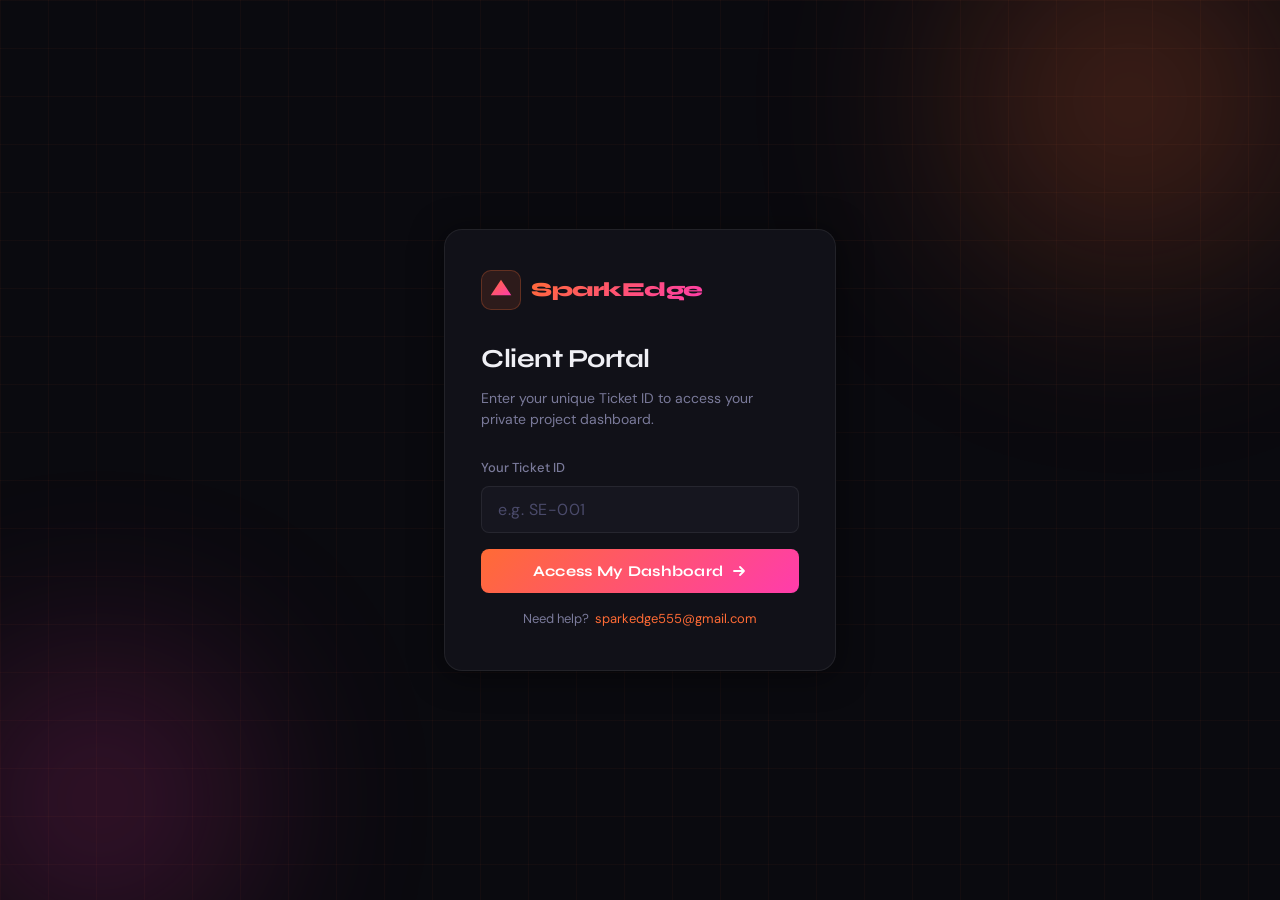
<file: index.html>
<!DOCTYPE html>
<html lang="en">
<head>
  <meta charset="UTF-8"/>
  <meta name="viewport" content="width=device-width, initial-scale=1.0"/>
  <title>SparkEdge — Client Portal</title>
 <!-- =========================
     FAVICONS & APP ICONS
========================= -->

<!-- Standard Favicon -->
<link rel="icon" type="image/x-icon" href="./favicons/favicon.ico">

<!-- PNG Favicons -->
<link rel="icon" type="image/png" sizes="16x16" href="./favicons/favicon-16x16.png">

<link rel="icon" type="image/png" sizes="32x32" href="./favicons/favicon-32x32.png">

<link rel="icon" type="image/png" sizes="48x48" href="./favicons/favicon-48x48.png">

<!-- Android Chrome -->
<link rel="icon" type="image/png" sizes="192x192" href="./favicons/android-chrome-192x192.png">

<link rel="icon" type="image/png" sizes="512x512" href="./favicons/android-chrome-512x512.png">

<!-- Apple Touch Icon -->
<link rel="apple-touch-icon" sizes="180x180" href="./favicons/apple-touch-icon-180x180.png">

<!-- Web App Manifest -->
<link rel="manifest" href="./favicons/manifest.webmanifest">

<!-- Safari Pinned Tab -->
<link rel="mask-icon" href="./favicons/safari-pinned-tab.svg" color="#ff6a00">

  

<!-- Theme Colors -->
<meta name="theme-color" content="#000000">
<meta name="msapplication-TileColor" content="#000000">

<!-- Mobile Web App -->
<meta name="mobile-web-app-capable" content="yes">
<meta name="apple-mobile-web-app-capable" content="yes">
<meta name="apple-mobile-web-app-status-bar-style" content="black-translucent">

<!-- App Name -->
<meta name="application-name" content="SparkEdge">
<meta name="apple-mobile-web-app-title" content="SparkEdge">
<!-- Google Fonts -->
  <link rel="stylesheet" href="style.css"/>
  <link href="https://fonts.googleapis.com/css2?family=Syne:wght@400;600;700;800&family=DM+Sans:wght@300;400;500&display=swap" rel="stylesheet"/>
</head>
<body class="login-page">

  <div class="bg-grid"></div>
  <div class="bg-glow glow-1"></div>
  <div class="bg-glow glow-2"></div>

  <div class="login-wrap">
    <div class="login-card">

      <div class="brand">
        <div class="brand-icon">
          <svg width="24" height="24" viewBox="0 0 28 28" fill="none">
            <polygon points="14,2 26,20 2,20" fill="url(#lg)"/>
            <defs>
              <linearGradient id="lg" x1="0%" y1="0%" x2="100%" y2="100%">
                <stop offset="0%" style="stop-color:#FF6B35"/>
                <stop offset="100%" style="stop-color:#FF3CAC"/>
              </linearGradient>
            </defs>
          </svg>
        </div>
        <span class="brand-name">SparkEdge</span>
      </div>

      <h1 class="login-title">Client Portal</h1>
      <p class="login-sub">Enter your unique Ticket ID to access your private project dashboard.</p>

      <div class="input-group">
        <label for="ticketInput">Your Ticket ID</label>
        <input
          type="text"
          id="ticketInput"
          placeholder="e.g. SE-001"
          autocomplete="off"
          spellcheck="false"
        />
      </div>

      <button class="btn-primary" onclick="accessPortal()">
        Access My Dashboard
        <svg width="16" height="16" viewBox="0 0 16 16" fill="none">
          <path d="M3 8h10M9 4l4 4-4 4" stroke="currentColor" stroke-width="1.8" stroke-linecap="round" stroke-linejoin="round"/>
        </svg>
      </button>

      <p id="errorMsg" class="error-msg" style="display:none"></p>

      <div class="login-footer">
        Need help? &nbsp;<a href="mailto:sparkedge555@gmail.com">sparkedge555@gmail.com</a>
      </div>

    </div>
  </div>

  <script>
    document.getElementById('ticketInput').addEventListener('keydown', function(e) {
      if (e.key === 'Enter') accessPortal();
    });

    function accessPortal() {
  const raw = document.getElementById('ticketInput').value.trim();
  const input = raw.toUpperCase();
  const errorMsg = document.getElementById('errorMsg');
  const inp = document.getElementById('ticketInput');

  function shake(msg) {
    errorMsg.textContent = msg;
    errorMsg.style.display = 'block';
    inp.classList.add('shake');
    setTimeout(() => inp.classList.remove('shake'), 500);
  }

  if (!input) {
    shake('Please enter your Ticket ID (e.g. SE-001)');
    return;
  }

  if (!/^SE-\d{2,4}$/i.test(input)) {
    shake('Ticket IDs look like SE-001. Please check with your project manager.');
    return;
  }

  errorMsg.style.display = 'none';
  window.location.href = `dashboard.html?id=${input}`;
}
  </script>

</body>
</html>
</file>
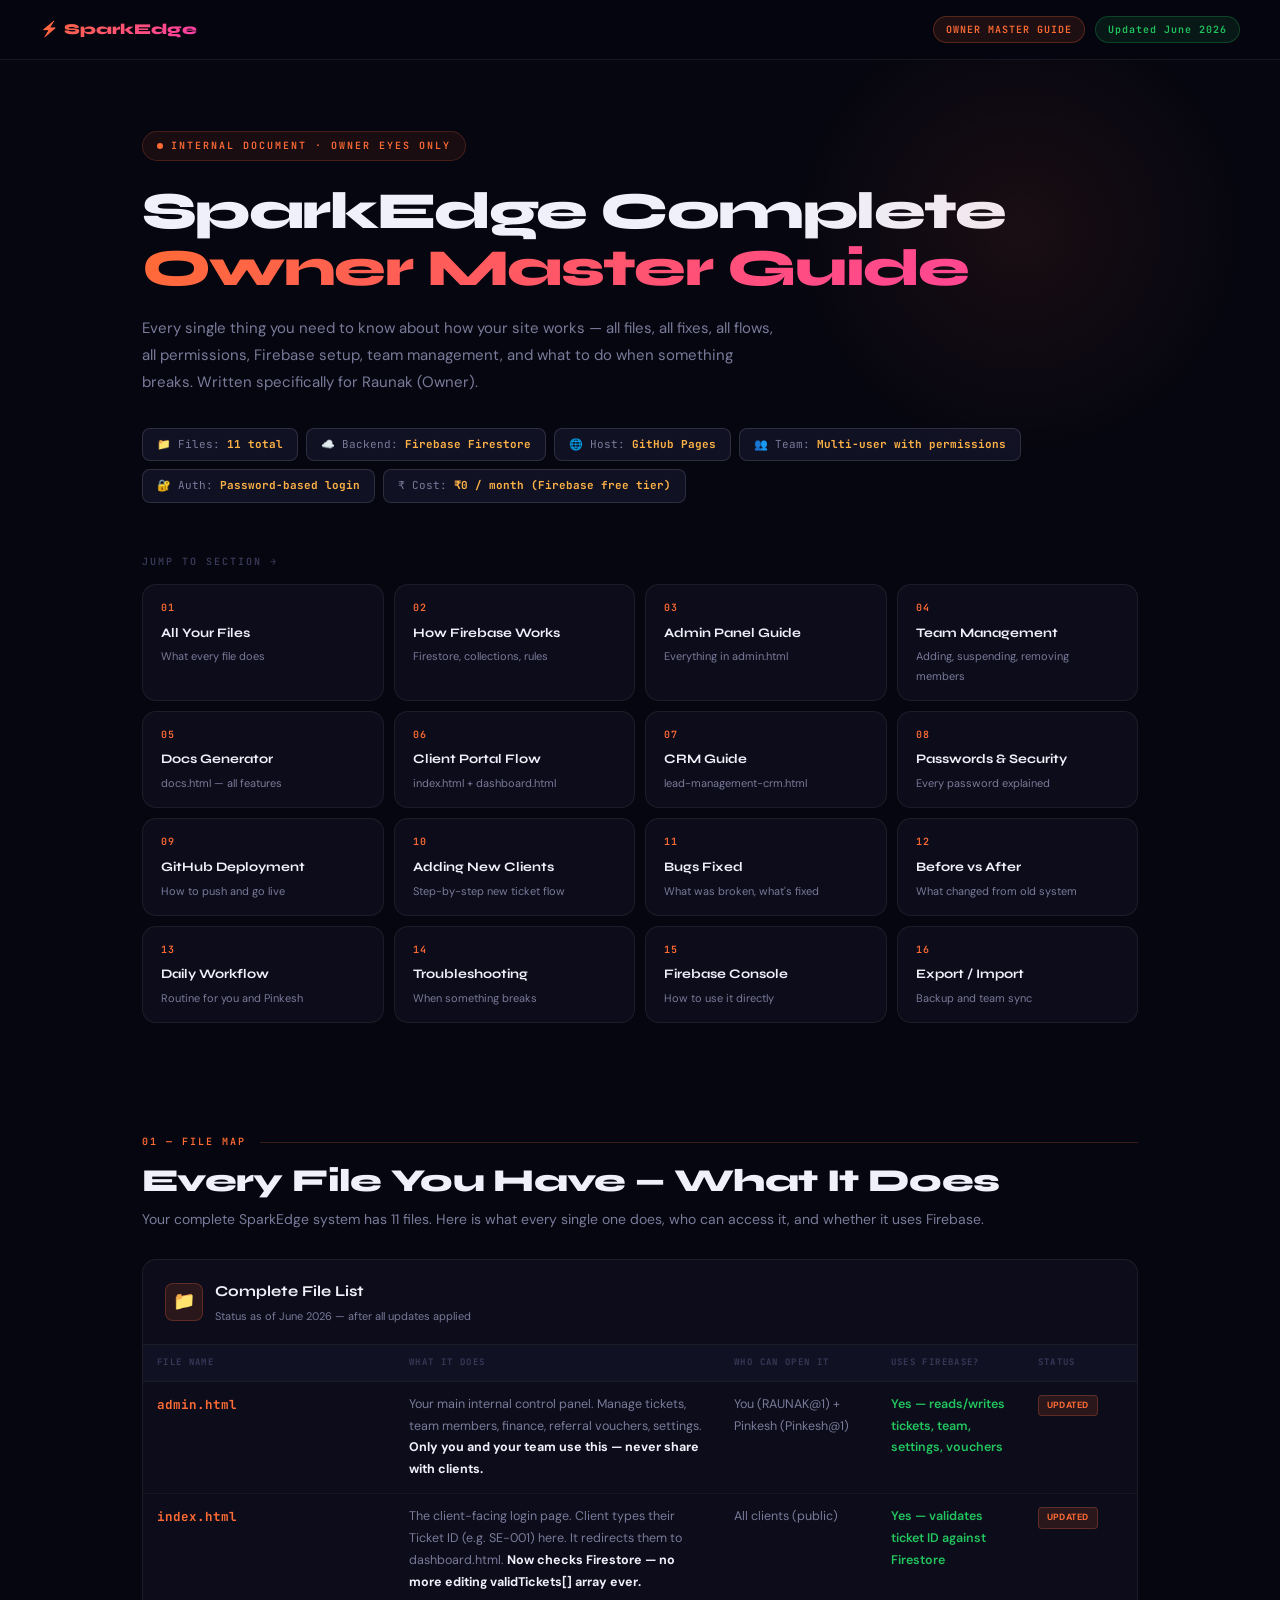
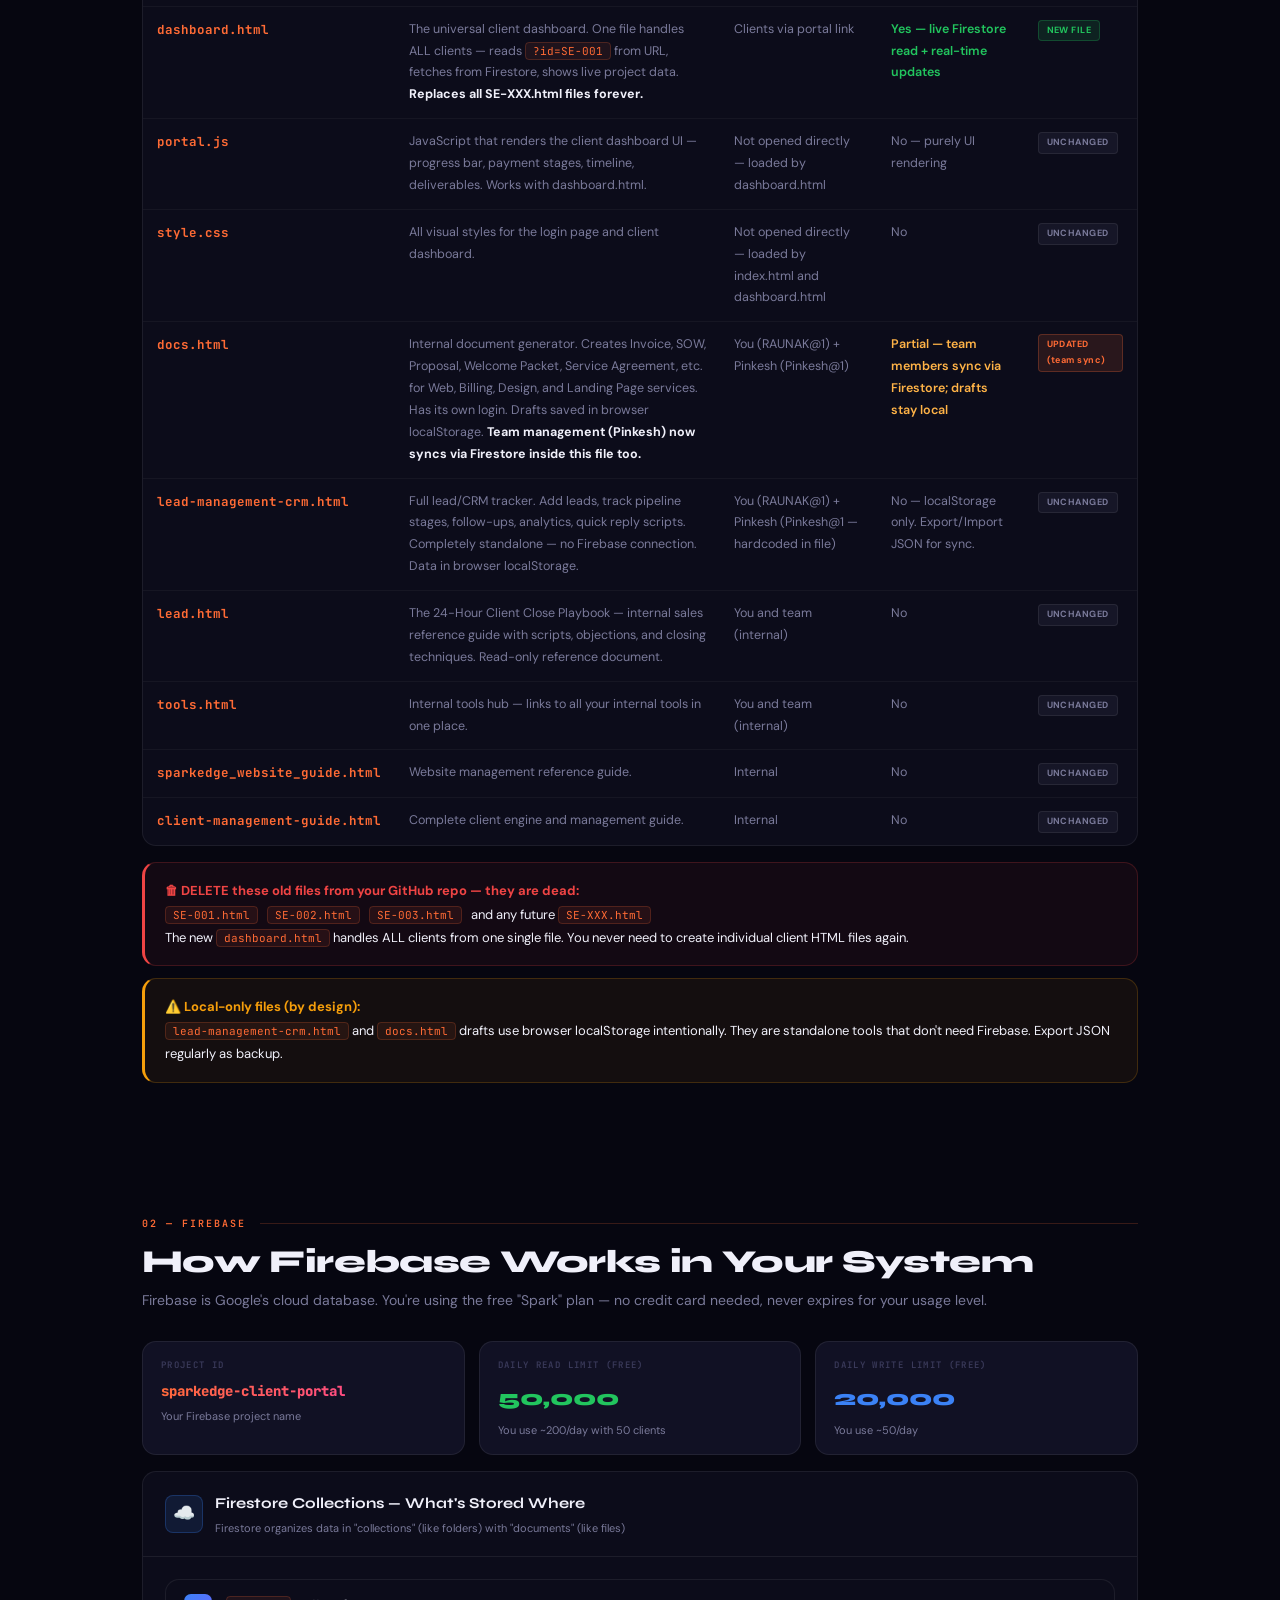
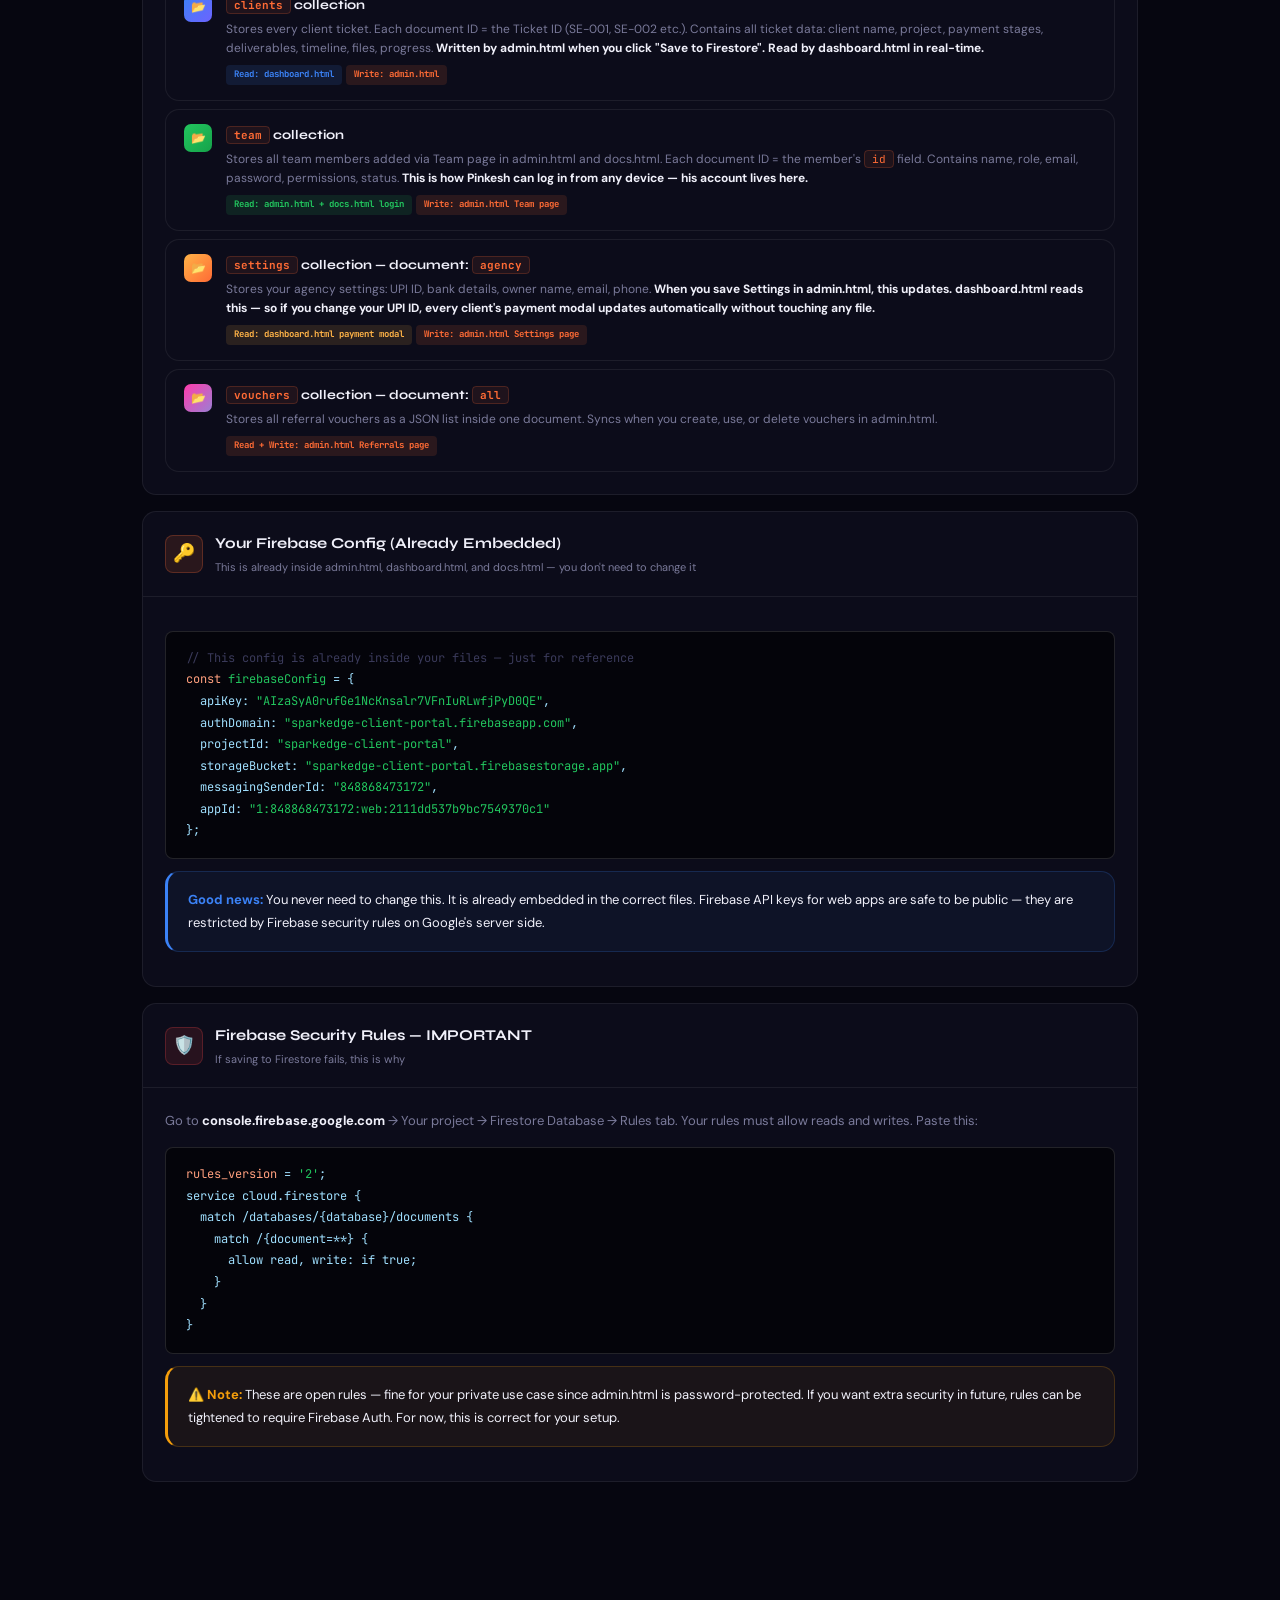
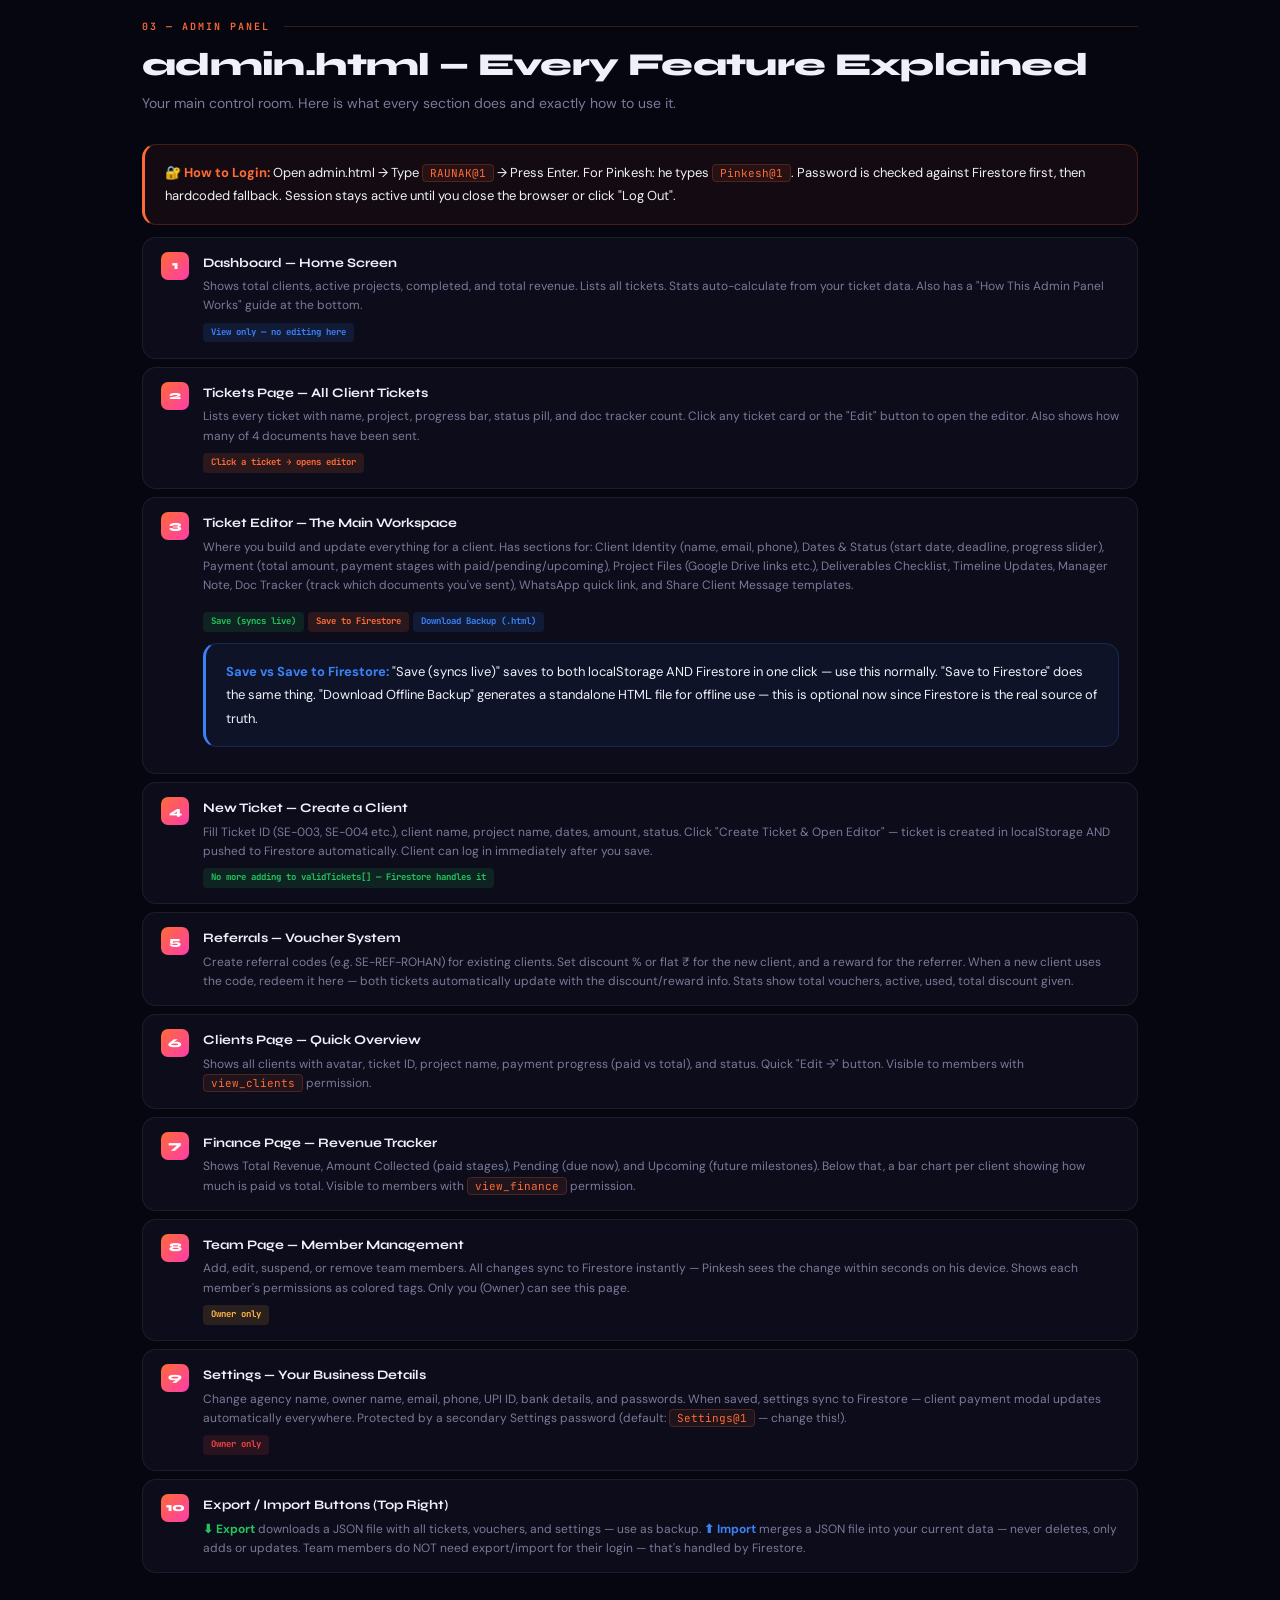
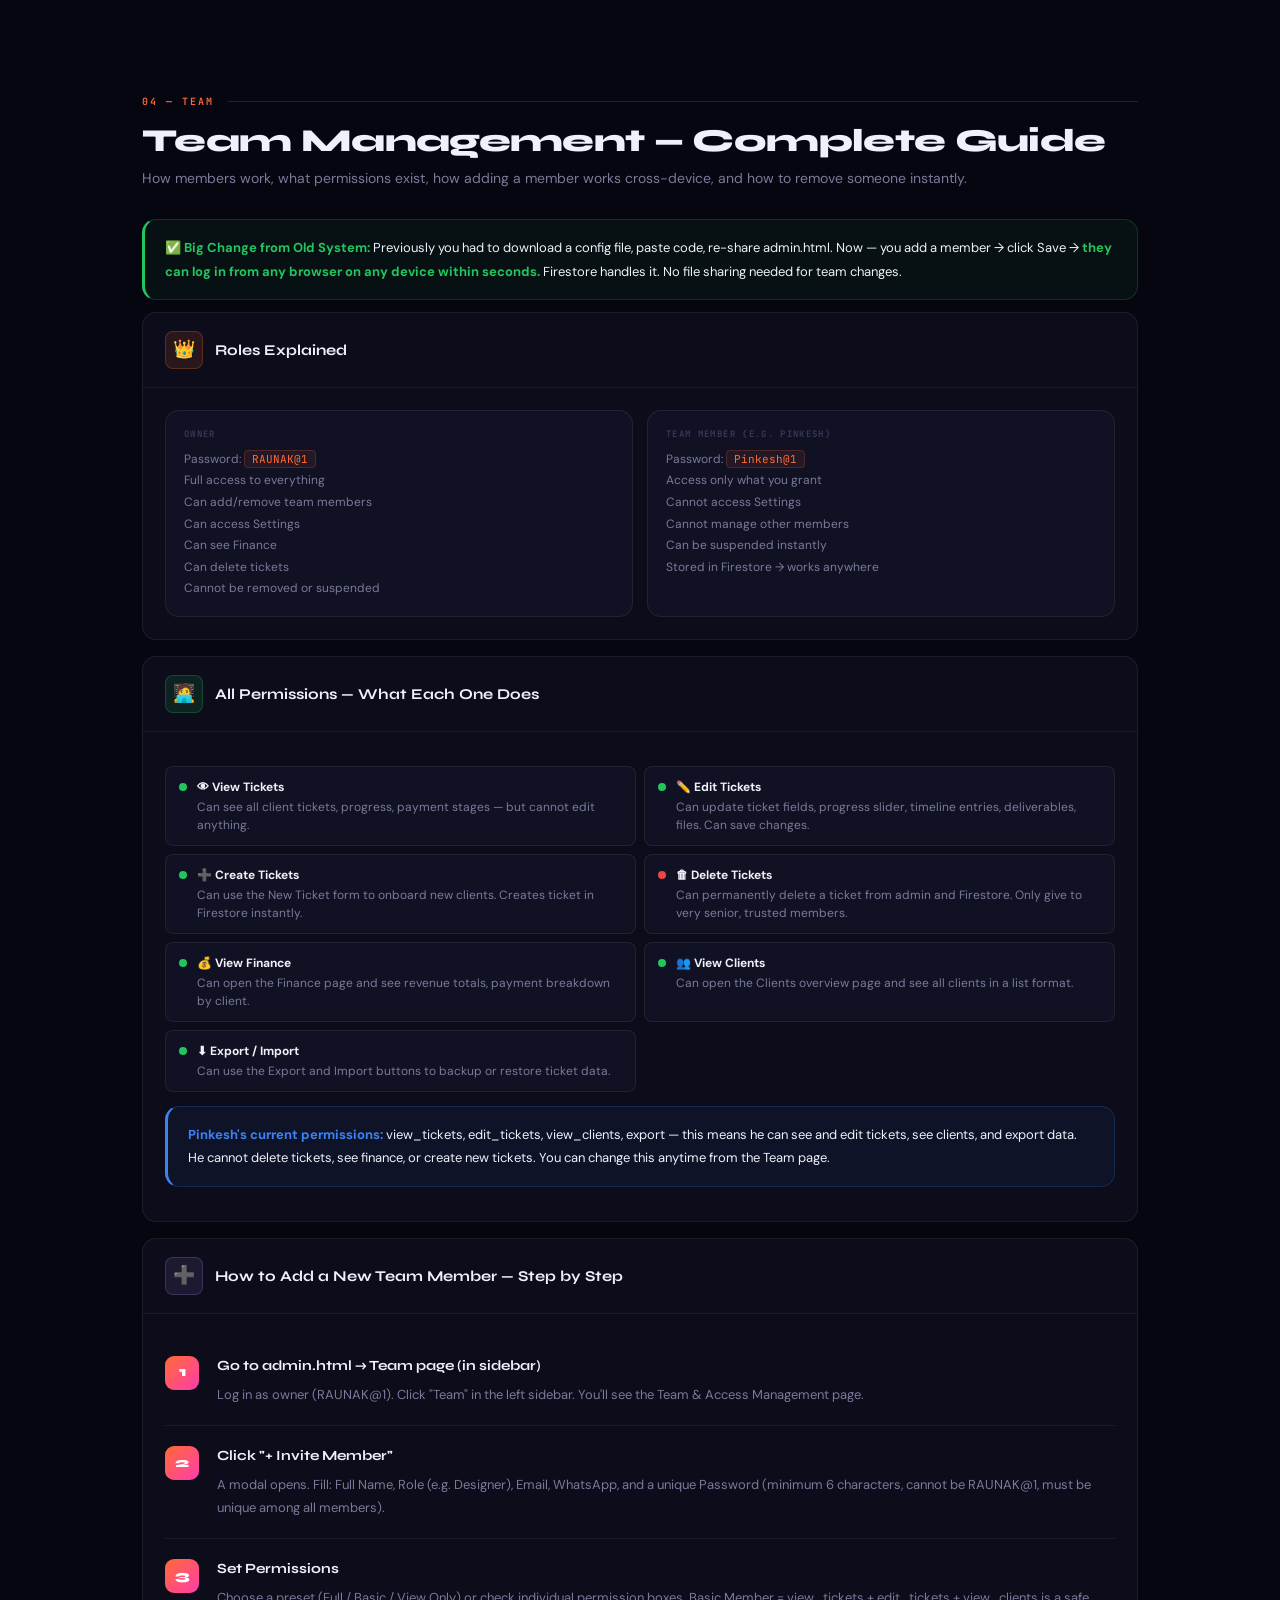
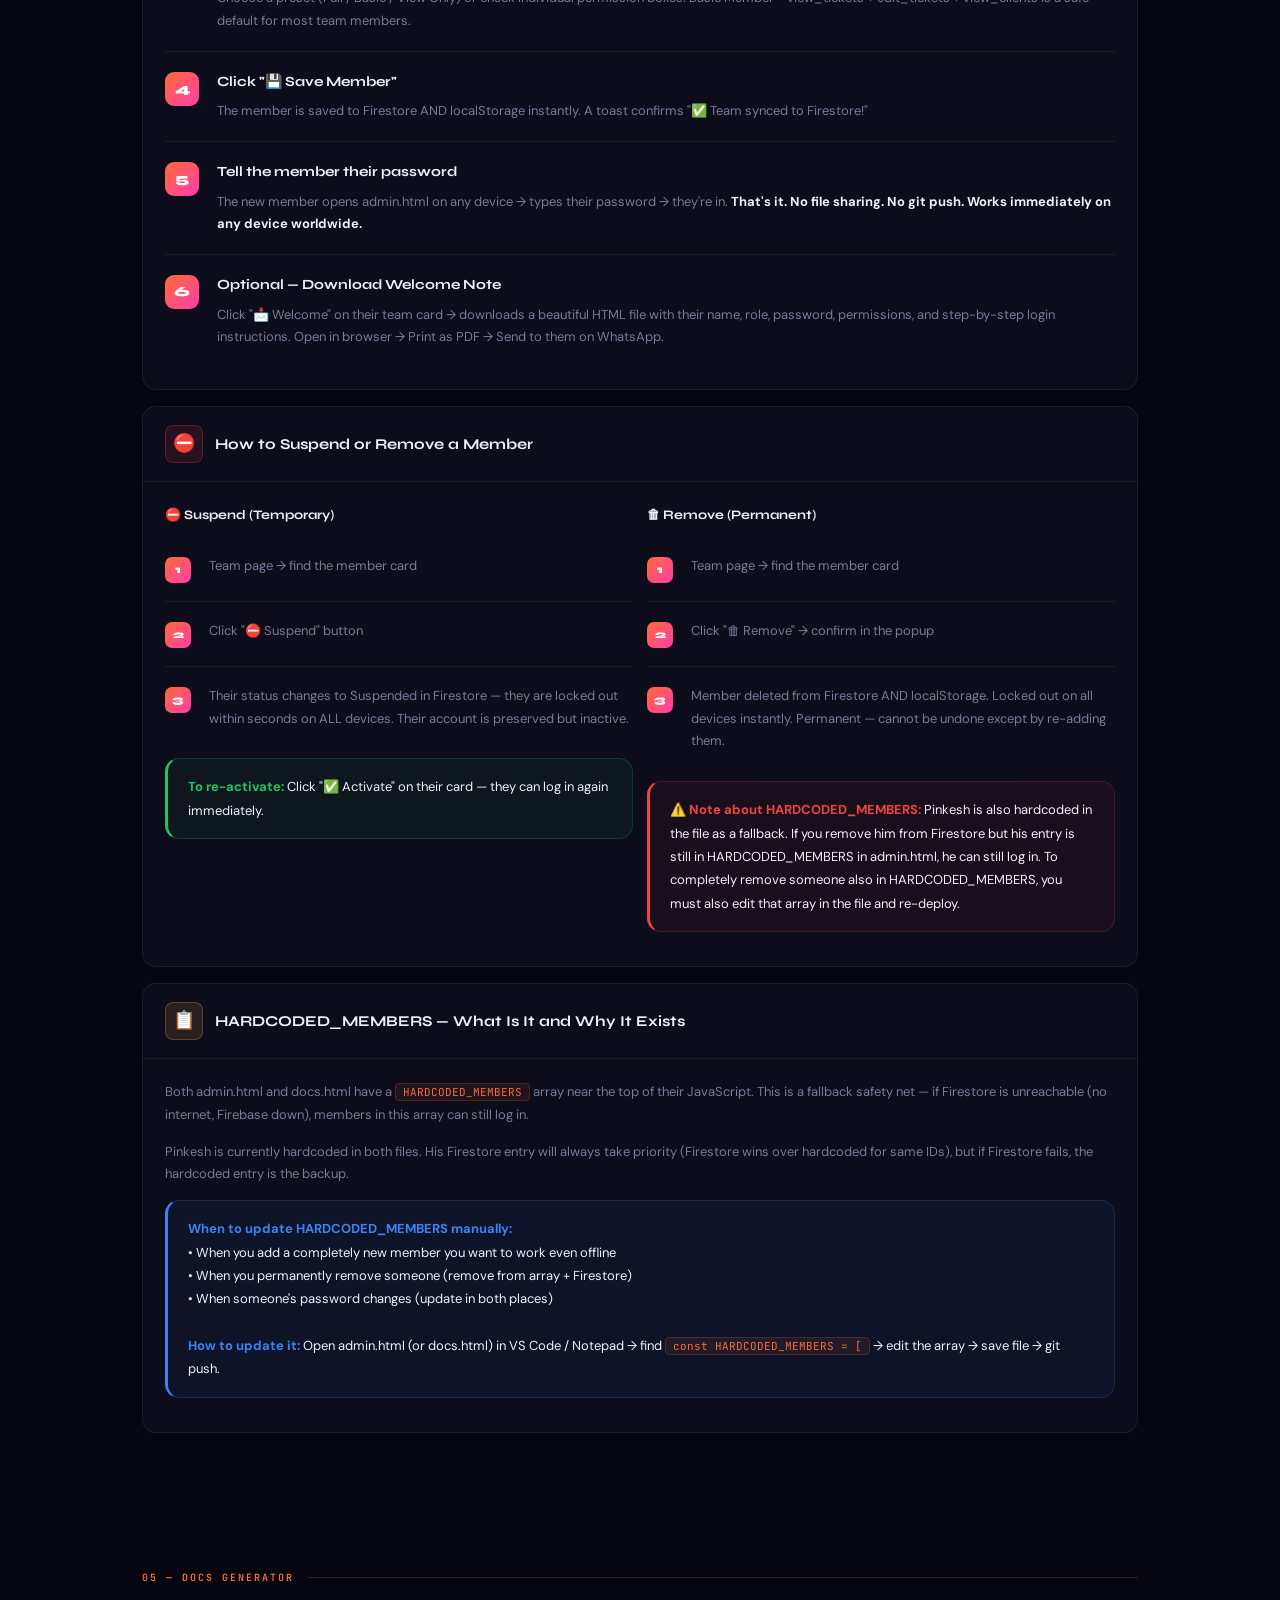
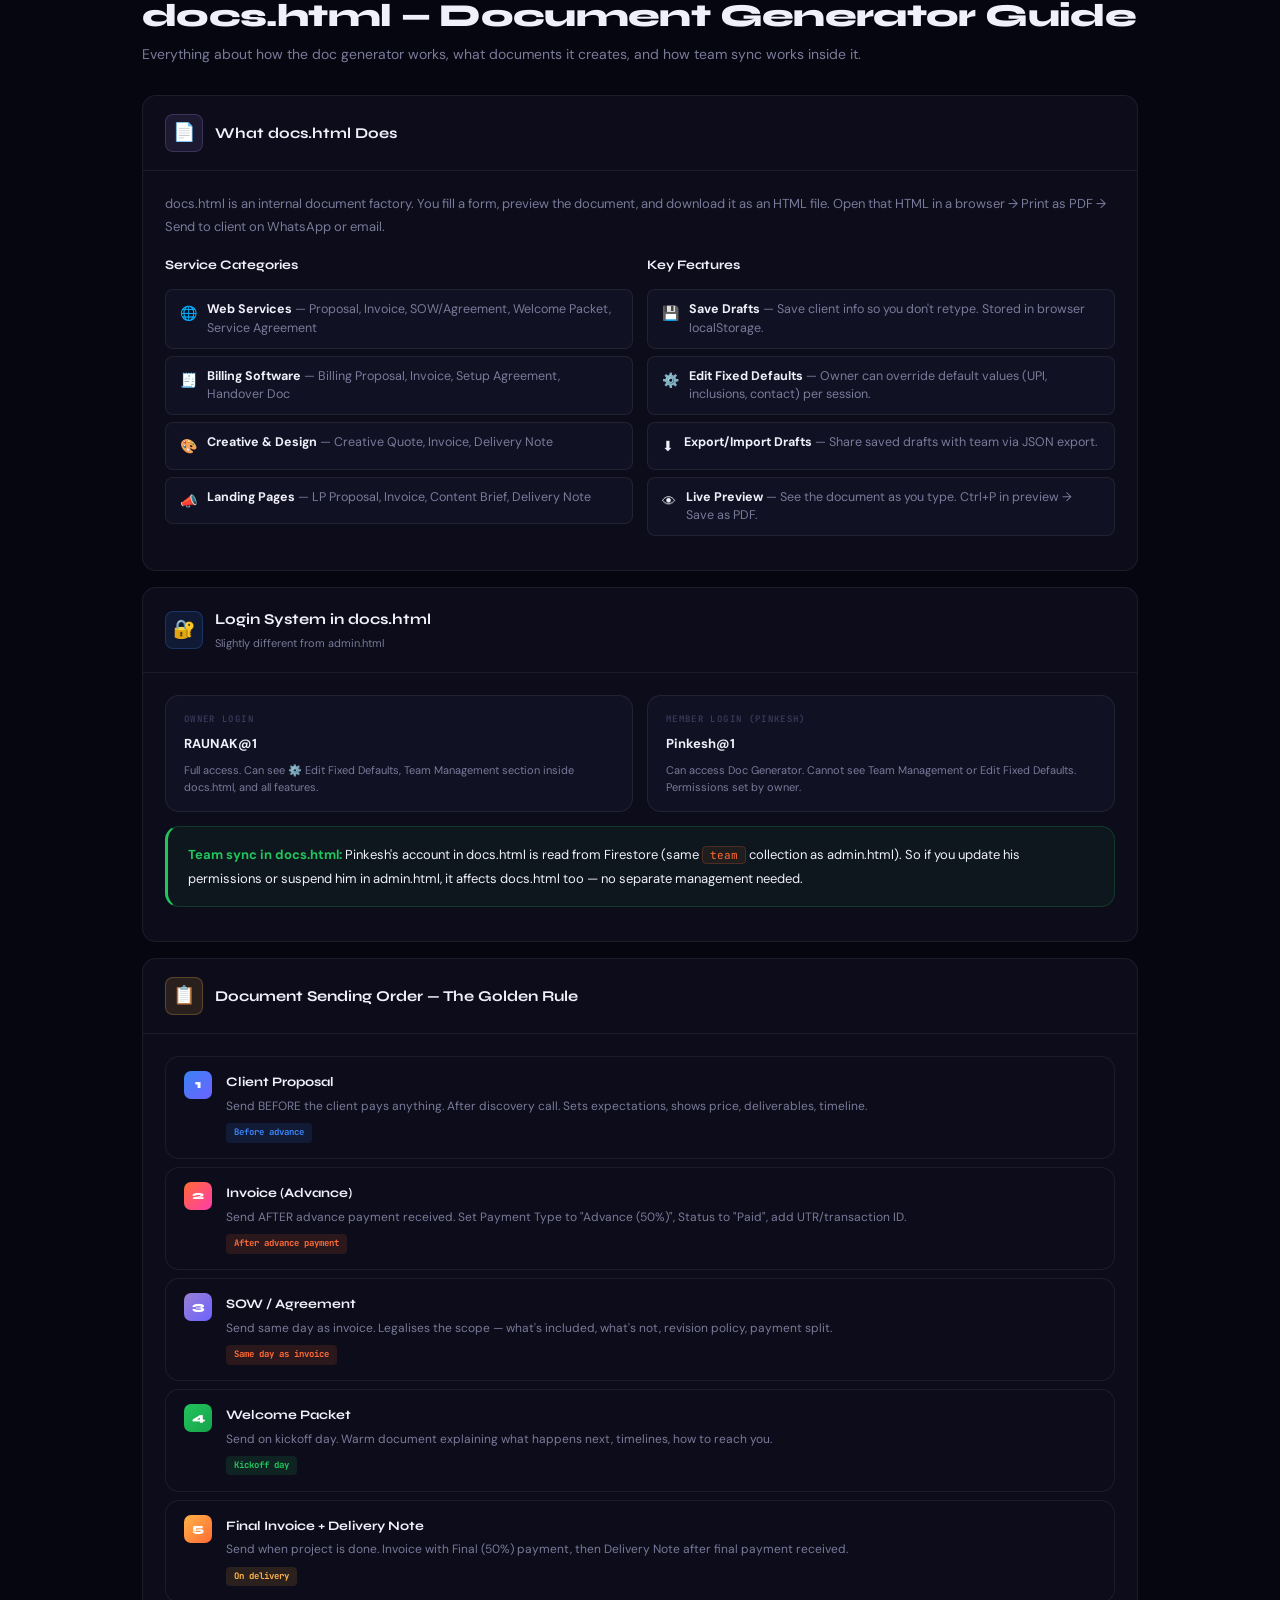
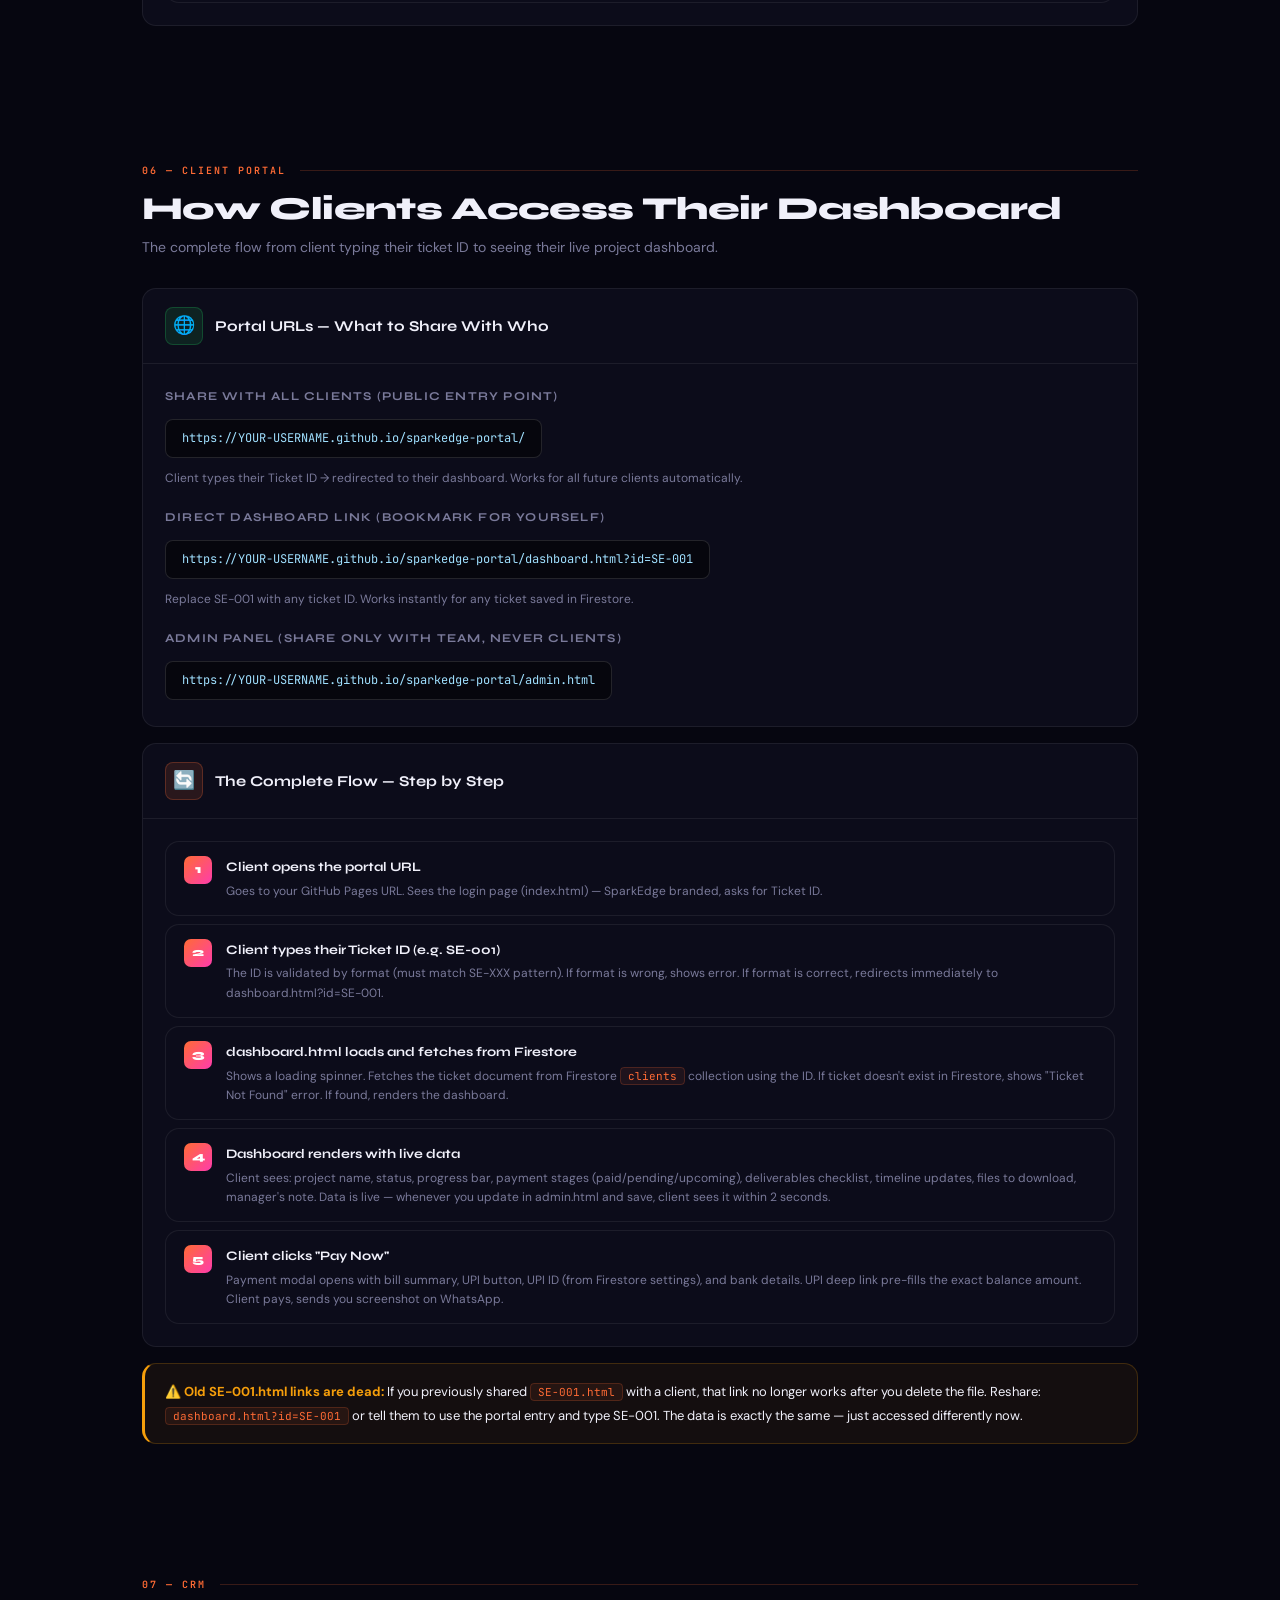
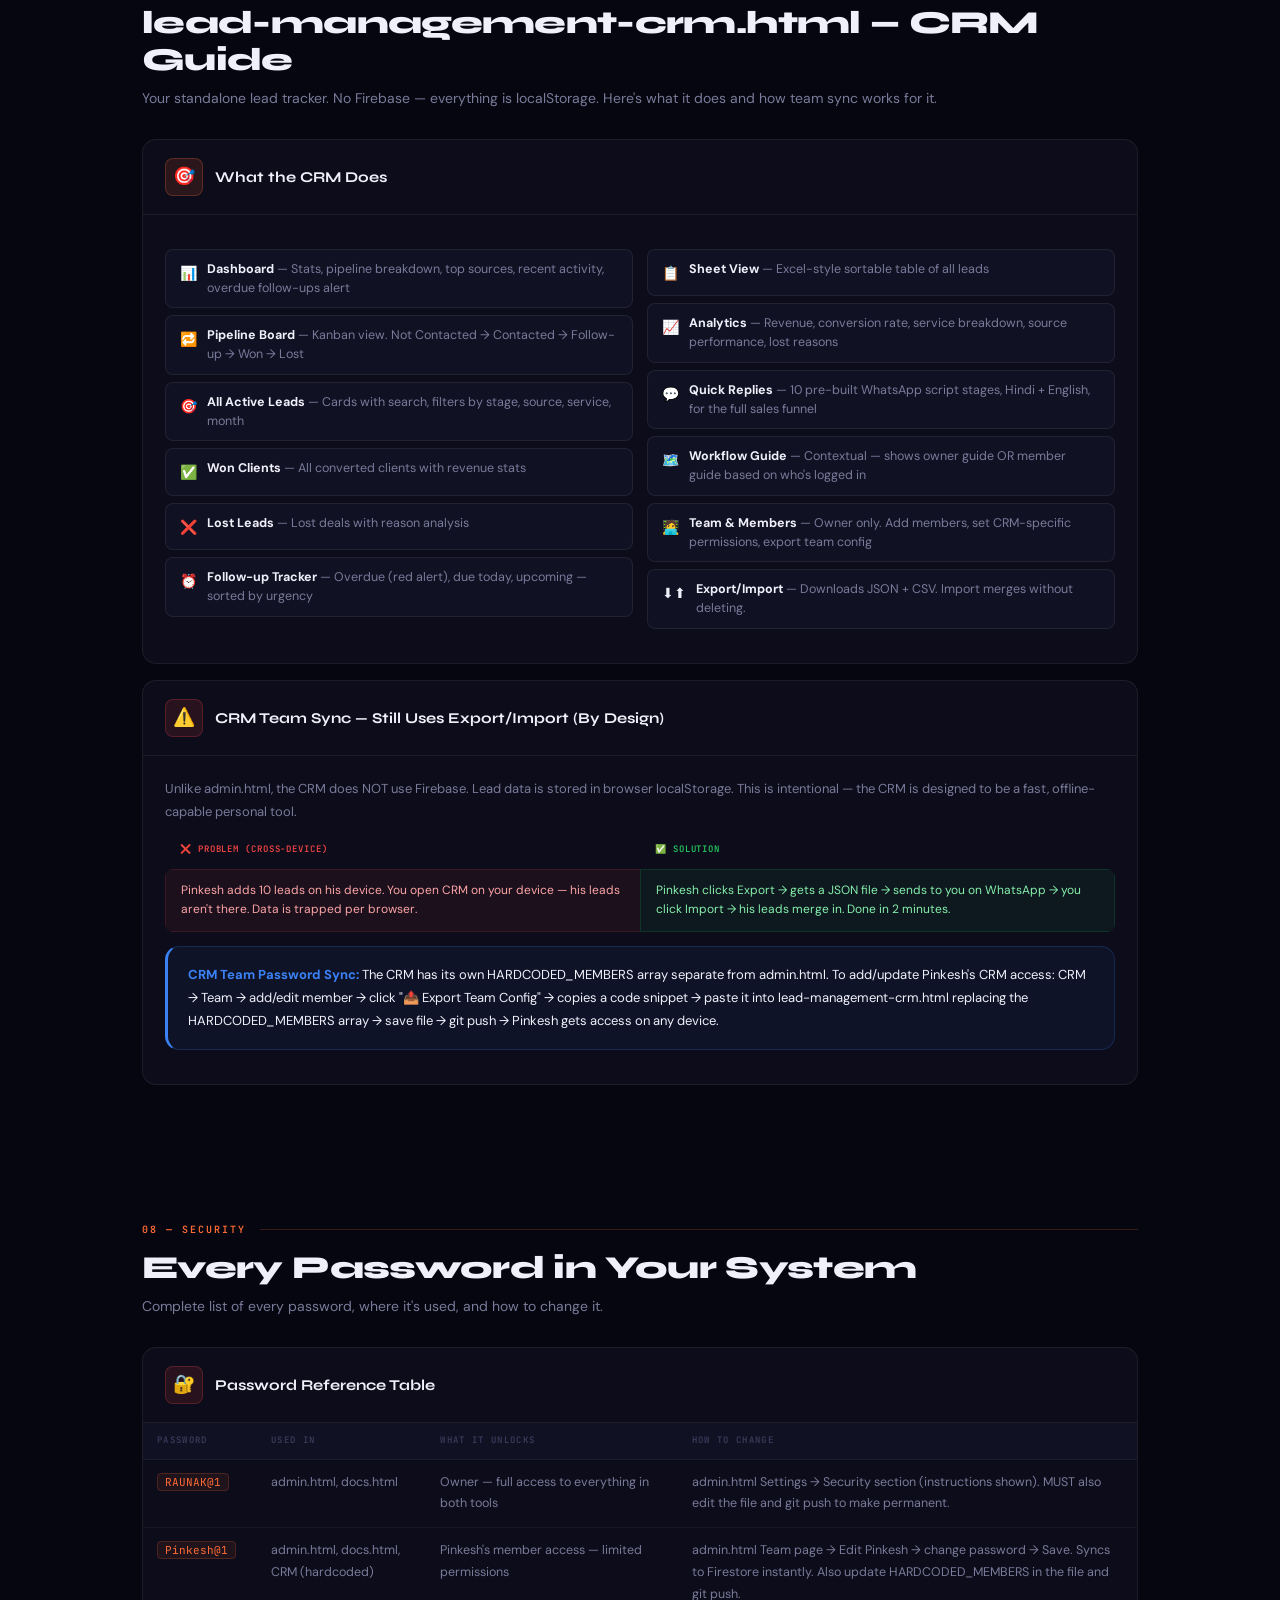
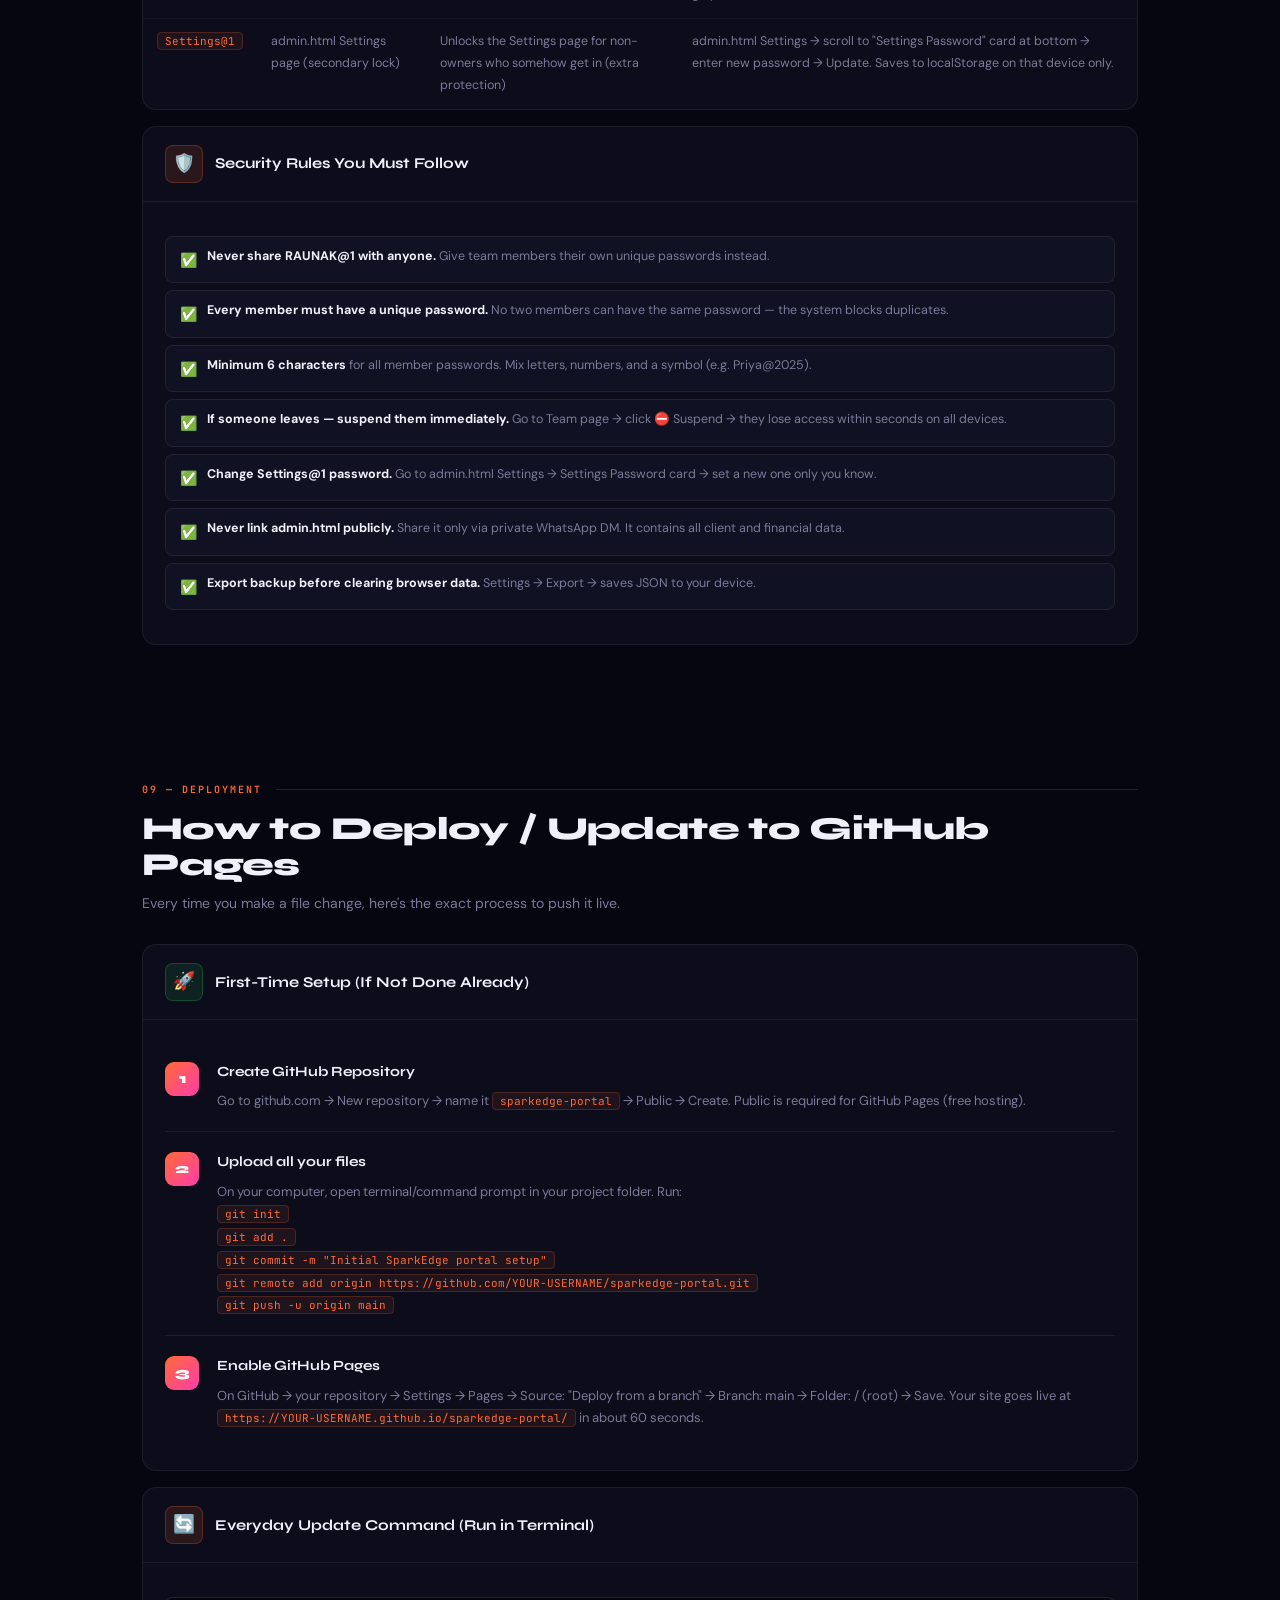
<file: sparkedge-owner-guide.html>
<!DOCTYPE html>
<html lang="en">
<head>
<meta charset="UTF-8"/>
<meta name="viewport" content="width=device-width, initial-scale=1.0"/>
<title>SparkEdge — Owner Master Guide 2026</title>
<link href="https://fonts.googleapis.com/css2?family=Syne:wght@400;600;700;800&family=DM+Sans:wght@300;400;500;600&family=JetBrains+Mono:wght@400;500;600&display=swap" rel="stylesheet"/>
<style>
:root{
  --bg:#060610;--bg1:#0C0C1A;--bg2:#111124;--bg3:#161630;
  --border:rgba(255,255,255,.07);--border2:rgba(255,255,255,.12);
  --accent:#FF6B35;--accent2:#FF3CAC;--gold:#FFB347;--green:#22C55E;
  --blue:#3B82F6;--purple:#9B7FD4;--red:#EF4444;--cyan:#4CC9F0;
  --text:#F0F0FA;--muted:#7A7A9A;--dim:#3A3A5A;
  --grad:linear-gradient(135deg,#FF6B35,#FF3CAC);
  --hf:'Syne',sans-serif;--bf:'DM Sans',sans-serif;--mf:'JetBrains Mono',monospace;
  --r:14px;--rs:8px;
}
*{margin:0;padding:0;box-sizing:border-box;}
html{scroll-behavior:smooth;}
body{background:var(--bg);color:var(--text);font-family:var(--bf);line-height:1.75;overflow-x:hidden;}
::-webkit-scrollbar{width:4px;}
::-webkit-scrollbar-thumb{background:var(--accent);border-radius:2px;}

/* NAV */
.nav{position:sticky;top:0;z-index:200;display:flex;align-items:center;justify-content:space-between;padding:0 40px;height:60px;background:rgba(6,6,16,.95);backdrop-filter:blur(20px);border-bottom:1px solid var(--border);}
.nav-logo{font-family:var(--hf);font-size:15px;font-weight:800;background:var(--grad);-webkit-background-clip:text;-webkit-text-fill-color:transparent;}
.nav-right{display:flex;align-items:center;gap:10px;}
.nav-chip{background:rgba(255,107,53,.1);border:1px solid rgba(255,107,53,.25);color:var(--accent);font-family:var(--mf);font-size:10px;font-weight:600;padding:4px 12px;border-radius:20px;letter-spacing:.1em;}
.nav-chip.green{background:rgba(34,197,94,.1);border-color:rgba(34,197,94,.25);color:var(--green);}

/* HERO */
.hero{padding:70px 52px 50px;max-width:1100px;margin:0 auto;position:relative;}
.hero::before{content:'';position:absolute;top:-80px;right:-80px;width:500px;height:500px;background:radial-gradient(circle,rgba(255,107,53,.08) 0%,transparent 65%);pointer-events:none;}
.eyebrow{display:inline-flex;align-items:center;gap:8px;background:rgba(255,107,53,.08);border:1px solid rgba(255,107,53,.2);color:var(--accent);font-family:var(--mf);font-size:10px;font-weight:600;letter-spacing:.2em;text-transform:uppercase;padding:5px 14px;border-radius:20px;margin-bottom:22px;}
.eyebrow-dot{width:6px;height:6px;border-radius:50%;background:var(--accent);animation:blink 2s ease infinite;}
@keyframes blink{0%,100%{opacity:1;}50%{opacity:.3;}}
h1{font-family:var(--hf);font-size:clamp(26px,4.5vw,52px);font-weight:800;letter-spacing:-.03em;line-height:1.1;margin-bottom:18px;}
h1 span{background:var(--grad);-webkit-background-clip:text;-webkit-text-fill-color:transparent;display:block;}
.hero-desc{font-size:15px;color:var(--muted);max-width:640px;line-height:1.8;margin-bottom:32px;}
.chip-row{display:flex;flex-wrap:wrap;gap:8px;}
.chip{display:flex;align-items:center;gap:7px;background:var(--bg2);border:1px solid var(--border2);border-radius:var(--rs);padding:6px 14px;font-family:var(--mf);font-size:11px;color:var(--muted);}
.chip b{color:var(--gold);}

/* TOC */
.toc-wrap{max-width:1100px;margin:0 auto;padding:0 52px 50px;}
.toc-grid{display:grid;grid-template-columns:repeat(auto-fill,minmax(220px,1fr));gap:10px;}
.toc-card{background:var(--bg1);border:1px solid var(--border);border-radius:var(--r);padding:14px 18px;cursor:pointer;text-decoration:none;transition:all .2s;display:block;}
.toc-card:hover{border-color:rgba(255,107,53,.35);transform:translateY(-2px);}
.toc-num{font-family:var(--mf);font-size:10px;color:var(--accent);font-weight:600;margin-bottom:5px;letter-spacing:.1em;}
.toc-title{font-family:var(--hf);font-size:13px;font-weight:700;color:var(--text);}
.toc-sub{font-size:11px;color:var(--muted);margin-top:3px;}

/* SECTION WRAPPER */
.section{max-width:1100px;margin:0 auto;padding:0 52px 60px;}
.section-hdr{margin-bottom:28px;padding-top:60px;}
.section-eyebrow{font-family:var(--mf);font-size:10px;font-weight:600;color:var(--accent);letter-spacing:.2em;text-transform:uppercase;display:flex;align-items:center;gap:14px;margin-bottom:12px;}
.section-eyebrow::after{content:'';flex:1;height:1px;background:rgba(255,107,53,.2);}
.section-title{font-family:var(--hf);font-size:clamp(20px,3vw,32px);font-weight:800;letter-spacing:-.02em;line-height:1.15;}
.section-sub{font-size:14px;color:var(--muted);margin-top:8px;line-height:1.7;}

/* CARDS */
.card{background:var(--bg1);border:1px solid var(--border);border-radius:var(--r);overflow:hidden;margin-bottom:16px;}
.card-hdr{padding:18px 22px;border-bottom:1px solid var(--border);display:flex;align-items:center;gap:12px;}
.card-icon{width:38px;height:38px;border-radius:var(--rs);display:flex;align-items:center;justify-content:center;font-size:18px;flex-shrink:0;}
.ci-orange{background:rgba(255,107,53,.12);border:1px solid rgba(255,107,53,.25);}
.ci-green{background:rgba(34,197,94,.12);border:1px solid rgba(34,197,94,.25);}
.ci-blue{background:rgba(59,130,246,.12);border:1px solid rgba(59,130,246,.25);}
.ci-gold{background:rgba(255,179,71,.12);border:1px solid rgba(255,179,71,.25);}
.ci-purple{background:rgba(155,127,212,.12);border:1px solid rgba(155,127,212,.25);}
.ci-red{background:rgba(239,68,68,.12);border:1px solid rgba(239,68,68,.25);}
.card-title{font-family:var(--hf);font-size:15px;font-weight:700;}
.card-sub{font-size:11px;color:var(--muted);margin-top:2px;}
.card-body{padding:22px;}

/* FILE TABLE */
.file-tbl{width:100%;border-collapse:collapse;font-size:12.5px;}
.file-tbl th{text-align:left;padding:10px 14px;font-family:var(--mf);font-size:9px;font-weight:600;letter-spacing:.15em;text-transform:uppercase;color:var(--dim);border-bottom:1px solid var(--border);background:var(--bg2);}
.file-tbl td{padding:12px 14px;border-bottom:1px solid rgba(255,255,255,.04);vertical-align:top;}
.file-tbl tr:last-child td{border-bottom:none;}
.file-tbl tr:hover td{background:rgba(255,255,255,.02);}
.fname{font-family:var(--mf);font-weight:700;color:var(--accent);}
.tag{display:inline-block;font-size:9px;font-weight:700;padding:2px 8px;border-radius:4px;letter-spacing:.05em;}
.tag-new{background:rgba(34,197,94,.12);color:var(--green);border:1px solid rgba(34,197,94,.25);}
.tag-changed{background:rgba(255,107,53,.12);color:var(--accent);border:1px solid rgba(255,107,53,.25);}
.tag-same{background:rgba(122,122,154,.1);color:var(--muted);border:1px solid var(--border);}
.tag-delete{background:rgba(239,68,68,.1);color:var(--red);border:1px solid rgba(239,68,68,.2);}
.tag-local{background:rgba(155,127,212,.1);color:var(--purple);border:1px solid rgba(155,127,212,.2);}

/* STEP LIST */
.step-list{display:flex;flex-direction:column;gap:0;}
.step{display:flex;gap:18px;padding:18px 0;border-bottom:1px solid var(--border);}
.step:last-child{border-bottom:none;}
.step-num{width:34px;height:34px;flex-shrink:0;background:var(--grad);border-radius:9px;display:flex;align-items:center;justify-content:center;font-family:var(--hf);font-size:14px;font-weight:800;color:#fff;margin-top:2px;}
.step-body .st{font-family:var(--hf);font-size:14px;font-weight:700;margin-bottom:6px;}
.step-body .sd{font-size:13px;color:var(--muted);line-height:1.75;}
.step-body .sd strong{color:var(--text);}
.step-body .sd code{background:rgba(255,107,53,.08);border:1px solid rgba(255,107,53,.2);border-radius:4px;padding:1px 7px;font-family:var(--mf);font-size:11px;color:var(--accent);}

/* CODE BLOCK */
.code-block{background:rgba(0,0,0,.6);border:1px solid var(--border2);border-radius:var(--rs);padding:16px 20px;font-family:var(--mf);font-size:12px;color:#A0E0FF;white-space:pre;overflow-x:auto;margin:12px 0;line-height:1.8;}
.code-block .cm{color:var(--dim);}
.code-block .ck{color:#FF9F7E;}
.code-block .cv{color:var(--green);}

/* BOXES */
.box{border-radius:var(--r);padding:16px 20px;margin:12px 0;font-size:13px;line-height:1.8;}
.box strong{font-weight:700;}
.box-warn{background:rgba(245,158,11,.06);border:1px solid rgba(245,158,11,.2);border-left:3px solid #F59E0B;color:var(--text);}
.box-warn strong{color:#F59E0B;}
.box-success{background:rgba(34,197,94,.06);border:1px solid rgba(34,197,94,.2);border-left:3px solid var(--green);color:var(--text);}
.box-success strong{color:var(--green);}
.box-info{background:rgba(59,130,246,.06);border:1px solid rgba(59,130,246,.2);border-left:3px solid var(--blue);color:var(--text);}
.box-info strong{color:var(--blue);}
.box-danger{background:rgba(239,68,68,.06);border:1px solid rgba(239,68,68,.2);border-left:3px solid var(--red);color:var(--text);}
.box-danger strong{color:var(--red);}
.box-orange{background:rgba(255,107,53,.06);border:1px solid rgba(255,107,53,.2);border-left:3px solid var(--accent);color:var(--text);}
.box-orange strong{color:var(--accent);}

/* GRID CARDS */
.g2{display:grid;grid-template-columns:1fr 1fr;gap:14px;}
.g3{display:grid;grid-template-columns:1fr 1fr 1fr;gap:14px;}
.mini-card{background:var(--bg2);border:1px solid var(--border);border-radius:var(--r);padding:16px 18px;}
.mc-label{font-family:var(--mf);font-size:9px;font-weight:600;letter-spacing:.15em;text-transform:uppercase;color:var(--dim);margin-bottom:6px;}
.mc-val{font-family:var(--hf);font-size:22px;font-weight:800;}
.mc-val.orange{background:var(--grad);-webkit-background-clip:text;-webkit-text-fill-color:transparent;}
.mc-val.green{color:var(--green);}
.mc-val.blue{color:var(--blue);}
.mc-val.gold{color:var(--gold);}
.mc-sub{font-size:11px;color:var(--muted);margin-top:4px;line-height:1.5;}

/* PERMISSION TABLE */
.perm-grid{display:grid;grid-template-columns:1fr 1fr;gap:8px;margin:12px 0;}
.perm-item{display:flex;align-items:flex-start;gap:10px;background:var(--bg2);border:1px solid var(--border);border-radius:var(--rs);padding:11px 13px;}
.perm-dot{width:8px;height:8px;border-radius:50%;flex-shrink:0;margin-top:5px;}
.pd-green{background:var(--green);}
.pd-red{background:var(--red);}
.perm-text{font-size:12px;color:var(--muted);line-height:1.5;}
.perm-text strong{color:var(--text);display:block;font-size:12px;margin-bottom:2px;}

/* COMPARE */
.compare{display:grid;grid-template-columns:1fr 1fr;gap:0;margin:6px 0;border-radius:var(--rs);overflow:hidden;}
.compare-before{background:rgba(239,68,68,.07);border:1px solid rgba(239,68,68,.15);border-right:none;padding:11px 15px;font-size:12px;color:#FCA5A5;line-height:1.6;}
.compare-after{background:rgba(34,197,94,.07);border:1px solid rgba(34,197,94,.15);padding:11px 15px;font-size:12px;color:#86EFAC;line-height:1.6;}
.compare-hdr{display:grid;grid-template-columns:1fr 1fr;gap:0;margin-bottom:4px;}
.compare-hdr .bh{font-family:var(--mf);font-size:9px;font-weight:600;letter-spacing:.1em;text-transform:uppercase;color:var(--red);padding:5px 15px;}
.compare-hdr .ah{font-family:var(--mf);font-size:9px;font-weight:600;letter-spacing:.1em;text-transform:uppercase;color:var(--green);padding:5px 15px;}

/* FLOW */
.flow-list{display:flex;flex-direction:column;gap:8px;}
.flow-item{display:flex;gap:14px;padding:14px 18px;background:var(--bg1);border:1px solid var(--border);border-radius:var(--r);transition:border-color .2s;}
.flow-item:hover{border-color:rgba(255,107,53,.25);}
.flow-num{width:28px;height:28px;border-radius:7px;background:var(--grad);display:flex;align-items:center;justify-content:center;font-family:var(--hf);font-size:12px;font-weight:800;color:#fff;flex-shrink:0;}
.flow-title{font-family:var(--hf);font-size:13px;font-weight:700;margin-bottom:3px;}
.flow-desc{font-size:12px;color:var(--muted);line-height:1.6;}
.flow-tag{display:inline-block;font-size:9px;font-weight:700;padding:2px 8px;border-radius:4px;margin-top:6px;font-family:var(--mf);}
.ft-orange{background:rgba(255,107,53,.12);color:var(--accent);}
.ft-green{background:rgba(34,197,94,.12);color:var(--green);}
.ft-blue{background:rgba(59,130,246,.12);color:var(--blue);}
.ft-gold{background:rgba(255,179,71,.12);color:var(--gold);}
.ft-red{background:rgba(239,68,68,.12);color:var(--red);}

/* INLINE CODE */
code{background:rgba(255,107,53,.08);border:1px solid rgba(255,107,53,.2);border-radius:4px;padding:1px 7px;font-family:var(--mf);font-size:11px;color:var(--accent);}

/* DIVIDER */
.divider{height:1px;background:linear-gradient(90deg,transparent,var(--border2),transparent);margin:40px 0;}

/* FOOTER */
footer{background:var(--bg1);border-top:1px solid var(--border);padding:28px 52px;display:flex;justify-content:space-between;align-items:center;flex-wrap:wrap;gap:14px;}
.f-brand{font-family:var(--hf);font-size:14px;font-weight:800;background:var(--grad);-webkit-background-clip:text;-webkit-text-fill-color:transparent;}
.f-copy{font-family:var(--mf);font-size:10px;color:var(--dim);}

/* STAT ROW */
.stat-row{display:grid;grid-template-columns:repeat(auto-fill,minmax(160px,1fr));gap:12px;margin:16px 0;}
.stat{background:var(--bg2);border:1px solid var(--border);border-radius:var(--r);padding:16px 18px;text-align:center;}
.stat-val{font-family:var(--hf);font-size:26px;font-weight:800;background:var(--grad);-webkit-background-clip:text;-webkit-text-fill-color:transparent;}
.stat-lbl{font-family:var(--mf);font-size:9px;color:var(--dim);letter-spacing:.12em;text-transform:uppercase;margin-top:4px;}

/* CHECKLIST */
.checklist{display:flex;flex-direction:column;gap:7px;margin:12px 0;}
.check-item{display:flex;align-items:flex-start;gap:10px;padding:10px 14px;background:var(--bg2);border:1px solid var(--border);border-radius:var(--rs);}
.check-icon{font-size:14px;flex-shrink:0;margin-top:1px;}
.check-text{font-size:12.5px;color:var(--muted);line-height:1.5;}
.check-text strong{color:var(--text);}

/* URL PILL */
.url-pill{display:inline-block;background:rgba(0,0,0,.5);border:1px solid var(--border2);border-radius:var(--rs);padding:8px 16px;font-family:var(--mf);font-size:12px;color:#A0E0FF;margin:4px 0;}

/* FIRESTORE STATUS */
.fs-status{display:flex;align-items:center;gap:8px;background:rgba(34,197,94,.06);border:1px solid rgba(34,197,94,.2);border-radius:var(--rs);padding:8px 14px;font-size:12px;color:var(--green);font-weight:600;margin:8px 0;}
.fs-dot{width:8px;height:8px;border-radius:50%;background:var(--green);animation:blink 2s ease infinite;}

/* RESPONSIVE */
@media(max-width:768px){
  .nav{padding:0 18px;}
  .hero,.section,.toc-wrap{padding-left:18px;padding-right:18px;}
  .g2,.g3{grid-template-columns:1fr;}
  .compare{grid-template-columns:1fr;}
  .compare-before{border-right:1px solid rgba(239,68,68,.15);border-bottom:none;}
  .perm-grid{grid-template-columns:1fr;}
  footer{padding:20px 18px;}
}

/* ANCHOR OFFSET */
[id]{scroll-margin-top:80px;}
</style>
</head>
<body>

<nav class="nav">
  <div class="nav-logo">⚡ SparkEdge</div>
  <div class="nav-right">
    <span class="nav-chip">OWNER MASTER GUIDE</span>
    <span class="nav-chip green">Updated June 2026</span>
  </div>
</nav>

<!-- HERO -->
<section class="hero">
  <div class="eyebrow"><span class="eyebrow-dot"></span> Internal Document · Owner Eyes Only</div>
  <h1>SparkEdge Complete<span>Owner Master Guide</span></h1>
  <p class="hero-desc">Every single thing you need to know about how your site works — all files, all fixes, all flows, all permissions, Firebase setup, team management, and what to do when something breaks. Written specifically for Raunak (Owner).</p>
  <div class="chip-row">
    <div class="chip"><span>📁</span> Files: <b>11 total</b></div>
    <div class="chip"><span>☁️</span> Backend: <b>Firebase Firestore</b></div>
    <div class="chip"><span>🌐</span> Host: <b>GitHub Pages</b></div>
    <div class="chip"><span>👥</span> Team: <b>Multi-user with permissions</b></div>
    <div class="chip"><span>🔐</span> Auth: <b>Password-based login</b></div>
    <div class="chip"><span>₹</span> Cost: <b>₹0 / month (Firebase free tier)</b></div>
  </div>
</section>

<!-- TABLE OF CONTENTS -->
<div class="toc-wrap">
  <div style="font-family:var(--mf);font-size:10px;font-weight:600;color:var(--dim);letter-spacing:.2em;text-transform:uppercase;margin-bottom:14px;">Jump to section →</div>
  <div class="toc-grid">
    <a href="#s1" class="toc-card"><div class="toc-num">01</div><div class="toc-title">All Your Files</div><div class="toc-sub">What every file does</div></a>
    <a href="#s2" class="toc-card"><div class="toc-num">02</div><div class="toc-title">How Firebase Works</div><div class="toc-sub">Firestore, collections, rules</div></a>
    <a href="#s3" class="toc-card"><div class="toc-num">03</div><div class="toc-title">Admin Panel Guide</div><div class="toc-sub">Everything in admin.html</div></a>
    <a href="#s4" class="toc-card"><div class="toc-num">04</div><div class="toc-title">Team Management</div><div class="toc-sub">Adding, suspending, removing members</div></a>
    <a href="#s5" class="toc-card"><div class="toc-num">05</div><div class="toc-title">Docs Generator</div><div class="toc-sub">docs.html — all features</div></a>
    <a href="#s6" class="toc-card"><div class="toc-num">06</div><div class="toc-title">Client Portal Flow</div><div class="toc-sub">index.html + dashboard.html</div></a>
    <a href="#s7" class="toc-card"><div class="toc-num">07</div><div class="toc-title">CRM Guide</div><div class="toc-sub">lead-management-crm.html</div></a>
    <a href="#s8" class="toc-card"><div class="toc-num">08</div><div class="toc-title">Passwords & Security</div><div class="toc-sub">Every password explained</div></a>
    <a href="#s9" class="toc-card"><div class="toc-num">09</div><div class="toc-title">GitHub Deployment</div><div class="toc-sub">How to push and go live</div></a>
    <a href="#s10" class="toc-card"><div class="toc-num">10</div><div class="toc-title">Adding New Clients</div><div class="toc-sub">Step-by-step new ticket flow</div></a>
    <a href="#s11" class="toc-card"><div class="toc-num">11</div><div class="toc-title">Bugs Fixed</div><div class="toc-sub">What was broken, what's fixed</div></a>
    <a href="#s12" class="toc-card"><div class="toc-num">12</div><div class="toc-title">Before vs After</div><div class="toc-sub">What changed from old system</div></a>
    <a href="#s13" class="toc-card"><div class="toc-num">13</div><div class="toc-title">Daily Workflow</div><div class="toc-sub">Routine for you and Pinkesh</div></a>
    <a href="#s14" class="toc-card"><div class="toc-num">14</div><div class="toc-title">Troubleshooting</div><div class="toc-sub">When something breaks</div></a>
    <a href="#s15" class="toc-card"><div class="toc-num">15</div><div class="toc-title">Firebase Console</div><div class="toc-sub">How to use it directly</div></a>
    <a href="#s16" class="toc-card"><div class="toc-num">16</div><div class="toc-title">Export / Import</div><div class="toc-sub">Backup and team sync</div></a>
  </div>
</div>

<!-- ══════════════════════════════════════════
     SECTION 1 — ALL YOUR FILES
══════════════════════════════════════════ -->
<div class="section" id="s1">
  <div class="section-hdr">
    <div class="section-eyebrow">01 — FILE MAP</div>
    <div class="section-title">Every File You Have — What It Does</div>
    <div class="section-sub">Your complete SparkEdge system has 11 files. Here is what every single one does, who can access it, and whether it uses Firebase.</div>
  </div>

  <div class="card">
    <div class="card-hdr">
      <div class="card-icon ci-orange">📁</div>
      <div><div class="card-title">Complete File List</div><div class="card-sub">Status as of June 2026 — after all updates applied</div></div>
    </div>
    <div class="card-body" style="padding:0;">
      <table class="file-tbl">
        <thead><tr><th>File Name</th><th>What It Does</th><th>Who Can Open It</th><th>Uses Firebase?</th><th>Status</th></tr></thead>
        <tbody>
          <tr>
            <td><span class="fname">admin.html</span></td>
            <td style="color:var(--muted);">Your main internal control panel. Manage tickets, team members, finance, referral vouchers, settings. <strong style="color:var(--text);">Only you and your team use this — never share with clients.</strong></td>
            <td style="color:var(--muted);">You (RAUNAK@1) + Pinkesh (Pinkesh@1)</td>
            <td><span style="color:var(--green);font-weight:600;">Yes — reads/writes tickets, team, settings, vouchers</span></td>
            <td><span class="tag tag-changed">UPDATED</span></td>
          </tr>
          <tr>
            <td><span class="fname">index.html</span></td>
            <td style="color:var(--muted);">The client-facing login page. Client types their Ticket ID (e.g. SE-001) here. It redirects them to dashboard.html. <strong style="color:var(--text);">Now checks Firestore — no more editing validTickets[] array ever.</strong></td>
            <td style="color:var(--muted);">All clients (public)</td>
            <td><span style="color:var(--green);font-weight:600;">Yes — validates ticket ID against Firestore</span></td>
            <td><span class="tag tag-changed">UPDATED</span></td>
          </tr>
          <tr>
            <td><span class="fname">dashboard.html</span></td>
            <td style="color:var(--muted);">The universal client dashboard. One file handles ALL clients — reads <code>?id=SE-001</code> from URL, fetches from Firestore, shows live project data. <strong style="color:var(--text);">Replaces all SE-XXX.html files forever.</strong></td>
            <td style="color:var(--muted);">Clients via portal link</td>
            <td><span style="color:var(--green);font-weight:600;">Yes — live Firestore read + real-time updates</span></td>
            <td><span class="tag tag-new">NEW FILE</span></td>
          </tr>
          <tr>
            <td><span class="fname">portal.js</span></td>
            <td style="color:var(--muted);">JavaScript that renders the client dashboard UI — progress bar, payment stages, timeline, deliverables. Works with dashboard.html.</td>
            <td style="color:var(--muted);">Not opened directly — loaded by dashboard.html</td>
            <td style="color:var(--muted);">No — purely UI rendering</td>
            <td><span class="tag tag-same">UNCHANGED</span></td>
          </tr>
          <tr>
            <td><span class="fname">style.css</span></td>
            <td style="color:var(--muted);">All visual styles for the login page and client dashboard.</td>
            <td style="color:var(--muted);">Not opened directly — loaded by index.html and dashboard.html</td>
            <td style="color:var(--muted);">No</td>
            <td><span class="tag tag-same">UNCHANGED</span></td>
          </tr>
          <tr>
            <td><span class="fname">docs.html</span></td>
            <td style="color:var(--muted);">Internal document generator. Creates Invoice, SOW, Proposal, Welcome Packet, Service Agreement, etc. for Web, Billing, Design, and Landing Page services. Has its own login. Drafts saved in browser localStorage. <strong style="color:var(--text);">Team management (Pinkesh) now syncs via Firestore inside this file too.</strong></td>
            <td style="color:var(--muted);">You (RAUNAK@1) + Pinkesh (Pinkesh@1)</td>
            <td><span style="color:var(--gold);font-weight:600;">Partial — team members sync via Firestore; drafts stay local</span></td>
            <td><span class="tag tag-changed">UPDATED (team sync)</span></td>
          </tr>
          <tr>
            <td><span class="fname">lead-management-crm.html</span></td>
            <td style="color:var(--muted);">Full lead/CRM tracker. Add leads, track pipeline stages, follow-ups, analytics, quick reply scripts. Completely standalone — no Firebase connection. Data in browser localStorage.</td>
            <td style="color:var(--muted);">You (RAUNAK@1) + Pinkesh (Pinkesh@1 — hardcoded in file)</td>
            <td style="color:var(--muted);">No — localStorage only. Export/Import JSON for sync.</td>
            <td><span class="tag tag-same">UNCHANGED</span></td>
          </tr>
          <tr>
            <td><span class="fname">lead.html</span></td>
            <td style="color:var(--muted);">The 24-Hour Client Close Playbook — internal sales reference guide with scripts, objections, and closing techniques. Read-only reference document.</td>
            <td style="color:var(--muted);">You and team (internal)</td>
            <td style="color:var(--muted);">No</td>
            <td><span class="tag tag-same">UNCHANGED</span></td>
          </tr>
          <tr>
            <td><span class="fname">tools.html</span></td>
            <td style="color:var(--muted);">Internal tools hub — links to all your internal tools in one place.</td>
            <td style="color:var(--muted);">You and team (internal)</td>
            <td style="color:var(--muted);">No</td>
            <td><span class="tag tag-same">UNCHANGED</span></td>
          </tr>
          <tr>
            <td><span class="fname">sparkedge_website_guide.html</span></td>
            <td style="color:var(--muted);">Website management reference guide.</td>
            <td style="color:var(--muted);">Internal</td>
            <td style="color:var(--muted);">No</td>
            <td><span class="tag tag-same">UNCHANGED</span></td>
          </tr>
          <tr>
            <td><span class="fname">client-management-guide.html</span></td>
            <td style="color:var(--muted);">Complete client engine and management guide.</td>
            <td style="color:var(--muted);">Internal</td>
            <td style="color:var(--muted);">No</td>
            <td><span class="tag tag-same">UNCHANGED</span></td>
          </tr>
        </tbody>
      </table>
    </div>
  </div>

  <div class="box box-danger">
    <strong>🗑 DELETE these old files from your GitHub repo — they are dead:</strong><br/>
    <code>SE-001.html</code> &nbsp; <code>SE-002.html</code> &nbsp; <code>SE-003.html</code> &nbsp; and any future <code>SE-XXX.html</code><br/>
    The new <code>dashboard.html</code> handles ALL clients from one single file. You never need to create individual client HTML files again.
  </div>

  <div class="box box-warn">
    <strong>⚠️ Local-only files (by design):</strong><br/>
    <code>lead-management-crm.html</code> and <code>docs.html</code> drafts use browser localStorage intentionally. They are standalone tools that don't need Firebase. Export JSON regularly as backup.
  </div>
</div>

<!-- ══════════════════════════════════════════
     SECTION 2 — HOW FIREBASE WORKS
══════════════════════════════════════════ -->
<div class="section" id="s2">
  <div class="section-hdr">
    <div class="section-eyebrow">02 — FIREBASE</div>
    <div class="section-title">How Firebase Works in Your System</div>
    <div class="section-sub">Firebase is Google's cloud database. You're using the free "Spark" plan — no credit card needed, never expires for your usage level.</div>
  </div>

  <div class="g3" style="margin-bottom:16px;">
    <div class="mini-card"><div class="mc-label">Project ID</div><div class="mc-val orange" style="font-size:14px;font-family:var(--mf);">sparkedge-client-portal</div><div class="mc-sub">Your Firebase project name</div></div>
    <div class="mini-card"><div class="mc-label">Daily Read Limit (Free)</div><div class="mc-val green">50,000</div><div class="mc-sub">You use ~200/day with 50 clients</div></div>
    <div class="mini-card"><div class="mc-label">Daily Write Limit (Free)</div><div class="mc-val blue">20,000</div><div class="mc-sub">You use ~50/day</div></div>
  </div>

  <div class="card">
    <div class="card-hdr"><div class="card-icon ci-blue">☁️</div><div><div class="card-title">Firestore Collections — What's Stored Where</div><div class="card-sub">Firestore organizes data in "collections" (like folders) with "documents" (like files)</div></div></div>
    <div class="card-body">
      <div class="flow-list">
        <div class="flow-item">
          <div class="flow-num" style="background:linear-gradient(135deg,#3B82F6,#6C63FF);">📂</div>
          <div>
            <div class="flow-title"><code>clients</code> collection</div>
            <div class="flow-desc">Stores every client ticket. Each document ID = the Ticket ID (SE-001, SE-002 etc.). Contains all ticket data: client name, project, payment stages, deliverables, timeline, files, progress. <strong style="color:var(--text);">Written by admin.html when you click "Save to Firestore". Read by dashboard.html in real-time.</strong></div>
            <span class="flow-tag ft-blue">Read: dashboard.html</span>
            <span class="flow-tag ft-orange">Write: admin.html</span>
          </div>
        </div>
        <div class="flow-item">
          <div class="flow-num" style="background:linear-gradient(135deg,#22C55E,#16A34A);">📂</div>
          <div>
            <div class="flow-title"><code>team</code> collection</div>
            <div class="flow-desc">Stores all team members added via Team page in admin.html and docs.html. Each document ID = the member's <code>id</code> field. Contains name, role, email, password, permissions, status. <strong style="color:var(--text);">This is how Pinkesh can log in from any device — his account lives here.</strong></div>
            <span class="flow-tag ft-green">Read: admin.html + docs.html login</span>
            <span class="flow-tag ft-orange">Write: admin.html Team page</span>
          </div>
        </div>
        <div class="flow-item">
          <div class="flow-num" style="background:linear-gradient(135deg,#FFB347,#FF6B35);">📂</div>
          <div>
            <div class="flow-title"><code>settings</code> collection — document: <code>agency</code></div>
            <div class="flow-desc">Stores your agency settings: UPI ID, bank details, owner name, email, phone. <strong style="color:var(--text);">When you save Settings in admin.html, this updates. dashboard.html reads this — so if you change your UPI ID, every client's payment modal updates automatically without touching any file.</strong></div>
            <span class="flow-tag ft-gold">Read: dashboard.html payment modal</span>
            <span class="flow-tag ft-orange">Write: admin.html Settings page</span>
          </div>
        </div>
        <div class="flow-item">
          <div class="flow-num" style="background:linear-gradient(135deg,#FF3CAC,#9B7FD4);">📂</div>
          <div>
            <div class="flow-title"><code>vouchers</code> collection — document: <code>all</code></div>
            <div class="flow-desc">Stores all referral vouchers as a JSON list inside one document. Syncs when you create, use, or delete vouchers in admin.html.</div>
            <span class="flow-tag ft-orange">Read + Write: admin.html Referrals page</span>
          </div>
        </div>
      </div>
    </div>
  </div>

  <div class="card">
    <div class="card-hdr"><div class="card-icon ci-orange">🔑</div><div><div class="card-title">Your Firebase Config (Already Embedded)</div><div class="card-sub">This is already inside admin.html, dashboard.html, and docs.html — you don't need to change it</div></div></div>
    <div class="card-body">
      <div class="code-block"><span class="cm">// This config is already inside your files — just for reference</span>
<span class="ck">const</span> <span class="cv">firebaseConfig</span> = {
  apiKey: <span class="cv">"AIzaSyA0rufGe1NcKnsalr7VFnIuRLwfjPyD0QE"</span>,
  authDomain: <span class="cv">"sparkedge-client-portal.firebaseapp.com"</span>,
  projectId: <span class="cv">"sparkedge-client-portal"</span>,
  storageBucket: <span class="cv">"sparkedge-client-portal.firebasestorage.app"</span>,
  messagingSenderId: <span class="cv">"848868473172"</span>,
  appId: <span class="cv">"1:848868473172:web:2111dd537b9bc7549370c1"</span>
};</div>
      <div class="box box-info"><strong>Good news:</strong> You never need to change this. It is already embedded in the correct files. Firebase API keys for web apps are safe to be public — they are restricted by Firebase security rules on Google's server side.</div>
    </div>
  </div>

  <div class="card">
    <div class="card-hdr"><div class="card-icon ci-red">🛡️</div><div><div class="card-title">Firebase Security Rules — IMPORTANT</div><div class="card-sub">If saving to Firestore fails, this is why</div></div></div>
    <div class="card-body">
      <p style="font-size:13px;color:var(--muted);margin-bottom:14px;">Go to <strong style="color:var(--text);">console.firebase.google.com</strong> → Your project → Firestore Database → Rules tab. Your rules must allow reads and writes. Paste this:</p>
      <div class="code-block"><span class="ck">rules_version</span> = <span class="cv">'2'</span>;
service cloud.firestore {
  match /databases/{database}/documents {
    match /{document=**} {
      allow read, write: if true;
    }
  }
}</div>
      <div class="box box-warn"><strong>⚠️ Note:</strong> These are open rules — fine for your private use case since admin.html is password-protected. If you want extra security in future, rules can be tightened to require Firebase Auth. For now, this is correct for your setup.</div>
    </div>
  </div>
</div>

<!-- ══════════════════════════════════════════
     SECTION 3 — ADMIN PANEL GUIDE
══════════════════════════════════════════ -->
<div class="section" id="s3">
  <div class="section-hdr">
    <div class="section-eyebrow">03 — ADMIN PANEL</div>
    <div class="section-title">admin.html — Every Feature Explained</div>
    <div class="section-sub">Your main control room. Here is what every section does and exactly how to use it.</div>
  </div>

  <div class="box box-orange"><strong>🔐 How to Login:</strong> Open admin.html → Type <code>RAUNAK@1</code> → Press Enter. For Pinkesh: he types <code>Pinkesh@1</code>. Password is checked against Firestore first, then hardcoded fallback. Session stays active until you close the browser or click "Log Out".</div>

  <div class="flow-list">
    <div class="flow-item">
      <div class="flow-num">1</div>
      <div>
        <div class="flow-title">Dashboard — Home Screen</div>
        <div class="flow-desc">Shows total clients, active projects, completed, and total revenue. Lists all tickets. Stats auto-calculate from your ticket data. Also has a "How This Admin Panel Works" guide at the bottom.</div>
        <span class="flow-tag ft-blue">View only — no editing here</span>
      </div>
    </div>
    <div class="flow-item">
      <div class="flow-num">2</div>
      <div>
        <div class="flow-title">Tickets Page — All Client Tickets</div>
        <div class="flow-desc">Lists every ticket with name, project, progress bar, status pill, and doc tracker count. Click any ticket card or the "Edit" button to open the editor. Also shows how many of 4 documents have been sent.</div>
        <span class="flow-tag ft-orange">Click a ticket → opens editor</span>
      </div>
    </div>
    <div class="flow-item">
      <div class="flow-num">3</div>
      <div>
        <div class="flow-title">Ticket Editor — The Main Workspace</div>
        <div class="flow-desc">Where you build and update everything for a client. Has sections for: Client Identity (name, email, phone), Dates &amp; Status (start date, deadline, progress slider), Payment (total amount, payment stages with paid/pending/upcoming), Project Files (Google Drive links etc.), Deliverables Checklist, Timeline Updates, Manager Note, Doc Tracker (track which documents you've sent), WhatsApp quick link, and Share Client Message templates.</div>
        <div style="margin-top:10px;">
          <span class="flow-tag ft-green">Save (syncs live)</span>
          <span class="flow-tag ft-orange">Save to Firestore</span>
          <span class="flow-tag ft-blue">Download Backup (.html)</span>
        </div>
        <div class="box box-info" style="margin-top:10px;"><strong>Save vs Save to Firestore:</strong> "Save (syncs live)" saves to both localStorage AND Firestore in one click — use this normally. "Save to Firestore" does the same thing. "Download Offline Backup" generates a standalone HTML file for offline use — this is optional now since Firestore is the real source of truth.</div>
      </div>
    </div>
    <div class="flow-item">
      <div class="flow-num">4</div>
      <div>
        <div class="flow-title">New Ticket — Create a Client</div>
        <div class="flow-desc">Fill Ticket ID (SE-003, SE-004 etc.), client name, project name, dates, amount, status. Click "Create Ticket &amp; Open Editor" — ticket is created in localStorage AND pushed to Firestore automatically. Client can log in immediately after you save.</div>
        <span class="flow-tag ft-green">No more adding to validTickets[] — Firestore handles it</span>
      </div>
    </div>
    <div class="flow-item">
      <div class="flow-num">5</div>
      <div>
        <div class="flow-title">Referrals — Voucher System</div>
        <div class="flow-desc">Create referral codes (e.g. SE-REF-ROHAN) for existing clients. Set discount % or flat ₹ for the new client, and a reward for the referrer. When a new client uses the code, redeem it here — both tickets automatically update with the discount/reward info. Stats show total vouchers, active, used, total discount given.</div>
      </div>
    </div>
    <div class="flow-item">
      <div class="flow-num">6</div>
      <div>
        <div class="flow-title">Clients Page — Quick Overview</div>
        <div class="flow-desc">Shows all clients with avatar, ticket ID, project name, payment progress (paid vs total), and status. Quick "Edit →" button. Visible to members with <code>view_clients</code> permission.</div>
      </div>
    </div>
    <div class="flow-item">
      <div class="flow-num">7</div>
      <div>
        <div class="flow-title">Finance Page — Revenue Tracker</div>
        <div class="flow-desc">Shows Total Revenue, Amount Collected (paid stages), Pending (due now), and Upcoming (future milestones). Below that, a bar chart per client showing how much is paid vs total. Visible to members with <code>view_finance</code> permission.</div>
      </div>
    </div>
    <div class="flow-item">
      <div class="flow-num">8</div>
      <div>
        <div class="flow-title">Team Page — Member Management</div>
        <div class="flow-desc">Add, edit, suspend, or remove team members. All changes sync to Firestore instantly — Pinkesh sees the change within seconds on his device. Shows each member's permissions as colored tags. Only you (Owner) can see this page.</div>
        <span class="flow-tag ft-gold">Owner only</span>
      </div>
    </div>
    <div class="flow-item">
      <div class="flow-num">9</div>
      <div>
        <div class="flow-title">Settings — Your Business Details</div>
        <div class="flow-desc">Change agency name, owner name, email, phone, UPI ID, bank details, and passwords. When saved, settings sync to Firestore — client payment modal updates automatically everywhere. Protected by a secondary Settings password (default: <code>Settings@1</code> — change this!).</div>
        <span class="flow-tag ft-red">Owner only</span>
      </div>
    </div>
    <div class="flow-item">
      <div class="flow-num">10</div>
      <div>
        <div class="flow-title">Export / Import Buttons (Top Right)</div>
        <div class="flow-desc"><strong style="color:var(--green);">⬇ Export</strong> downloads a JSON file with all tickets, vouchers, and settings — use as backup. <strong style="color:var(--blue);">⬆ Import</strong> merges a JSON file into your current data — never deletes, only adds or updates. Team members do NOT need export/import for their login — that's handled by Firestore.</div>
      </div>
    </div>
  </div>
</div>

<!-- ══════════════════════════════════════════
     SECTION 4 — TEAM MANAGEMENT
══════════════════════════════════════════ -->
<div class="section" id="s4">
  <div class="section-hdr">
    <div class="section-eyebrow">04 — TEAM</div>
    <div class="section-title">Team Management — Complete Guide</div>
    <div class="section-sub">How members work, what permissions exist, how adding a member works cross-device, and how to remove someone instantly.</div>
  </div>

  <div class="box box-success">
    <strong>✅ Big Change from Old System:</strong> Previously you had to download a config file, paste code, re-share admin.html. Now — you add a member → click Save → <strong>they can log in from any browser on any device within seconds.</strong> Firestore handles it. No file sharing needed for team changes.
  </div>

  <div class="card">
    <div class="card-hdr"><div class="card-icon ci-orange">👑</div><div><div class="card-title">Roles Explained</div></div></div>
    <div class="card-body">
      <div class="g2">
        <div class="mini-card">
          <div class="mc-label">Owner</div>
          <div style="font-size:12px;color:var(--muted);line-height:1.8;margin-top:6px;">
            Password: <code>RAUNAK@1</code><br/>
            Full access to everything<br/>
            Can add/remove team members<br/>
            Can access Settings<br/>
            Can see Finance<br/>
            Can delete tickets<br/>
            Cannot be removed or suspended
          </div>
        </div>
        <div class="mini-card">
          <div class="mc-label">Team Member (e.g. Pinkesh)</div>
          <div style="font-size:12px;color:var(--muted);line-height:1.8;margin-top:6px;">
            Password: <code>Pinkesh@1</code><br/>
            Access only what you grant<br/>
            Cannot access Settings<br/>
            Cannot manage other members<br/>
            Can be suspended instantly<br/>
            Stored in Firestore → works anywhere
          </div>
        </div>
      </div>
    </div>
  </div>

  <div class="card">
    <div class="card-hdr"><div class="card-icon ci-green">🧑‍💻</div><div><div class="card-title">All Permissions — What Each One Does</div></div></div>
    <div class="card-body">
      <div class="perm-grid">
        <div class="perm-item"><div class="perm-dot pd-green"></div><div class="perm-text"><strong>👁 View Tickets</strong>Can see all client tickets, progress, payment stages — but cannot edit anything.</div></div>
        <div class="perm-item"><div class="perm-dot pd-green"></div><div class="perm-text"><strong>✏️ Edit Tickets</strong>Can update ticket fields, progress slider, timeline entries, deliverables, files. Can save changes.</div></div>
        <div class="perm-item"><div class="perm-dot pd-green"></div><div class="perm-text"><strong>➕ Create Tickets</strong>Can use the New Ticket form to onboard new clients. Creates ticket in Firestore instantly.</div></div>
        <div class="perm-item"><div class="perm-dot pd-red"></div><div class="perm-text"><strong>🗑 Delete Tickets</strong>Can permanently delete a ticket from admin and Firestore. Only give to very senior, trusted members.</div></div>
        <div class="perm-item"><div class="perm-dot pd-green"></div><div class="perm-text"><strong>💰 View Finance</strong>Can open the Finance page and see revenue totals, payment breakdown by client.</div></div>
        <div class="perm-item"><div class="perm-dot pd-green"></div><div class="perm-text"><strong>👥 View Clients</strong>Can open the Clients overview page and see all clients in a list format.</div></div>
        <div class="perm-item"><div class="perm-dot pd-green"></div><div class="perm-text"><strong>⬇ Export / Import</strong>Can use the Export and Import buttons to backup or restore ticket data.</div></div>
      </div>

      <div class="box box-info" style="margin-top:14px;"><strong>Pinkesh's current permissions:</strong> view_tickets, edit_tickets, view_clients, export — this means he can see and edit tickets, see clients, and export data. He cannot delete tickets, see finance, or create new tickets. You can change this anytime from the Team page.</div>
    </div>
  </div>

  <div class="card">
    <div class="card-hdr"><div class="card-icon ci-purple">➕</div><div><div class="card-title">How to Add a New Team Member — Step by Step</div></div></div>
    <div class="card-body">
      <div class="step-list">
        <div class="step"><div class="step-num">1</div><div class="step-body"><div class="st">Go to admin.html → Team page (in sidebar)</div><div class="sd">Log in as owner (RAUNAK@1). Click "Team" in the left sidebar. You'll see the Team &amp; Access Management page.</div></div></div>
        <div class="step"><div class="step-num">2</div><div class="step-body"><div class="st">Click "+ Invite Member"</div><div class="sd">A modal opens. Fill: Full Name, Role (e.g. Designer), Email, WhatsApp, and a unique Password (minimum 6 characters, cannot be RAUNAK@1, must be unique among all members).</div></div></div>
        <div class="step"><div class="step-num">3</div><div class="step-body"><div class="st">Set Permissions</div><div class="sd">Choose a preset (Full / Basic / View Only) or check individual permission boxes. Basic Member = view_tickets + edit_tickets + view_clients is a safe default for most team members.</div></div></div>
        <div class="step"><div class="step-num">4</div><div class="step-body"><div class="st">Click "💾 Save Member"</div><div class="sd">The member is saved to Firestore AND localStorage instantly. A toast confirms "✅ Team synced to Firestore!"</div></div></div>
        <div class="step"><div class="step-num">5</div><div class="step-body"><div class="st">Tell the member their password</div><div class="sd">The new member opens admin.html on any device → types their password → they're in. <strong>That's it. No file sharing. No git push. Works immediately on any device worldwide.</strong></div></div></div>
        <div class="step"><div class="step-num">6</div><div class="step-body"><div class="st">Optional — Download Welcome Note</div><div class="sd">Click "📩 Welcome" on their team card → downloads a beautiful HTML file with their name, role, password, permissions, and step-by-step login instructions. Open in browser → Print as PDF → Send to them on WhatsApp.</div></div></div>
      </div>
    </div>
  </div>

  <div class="card">
    <div class="card-hdr"><div class="card-icon ci-red">⛔</div><div><div class="card-title">How to Suspend or Remove a Member</div></div></div>
    <div class="card-body">
      <div class="g2">
        <div>
          <div style="font-family:var(--hf);font-size:13px;font-weight:700;margin-bottom:10px;">⛔ Suspend (Temporary)</div>
          <div class="step-list">
            <div class="step"><div class="step-num" style="font-size:11px;width:26px;height:26px;border-radius:7px;">1</div><div class="step-body"><div class="sd">Team page → find the member card</div></div></div>
            <div class="step"><div class="step-num" style="font-size:11px;width:26px;height:26px;border-radius:7px;">2</div><div class="step-body"><div class="sd">Click "⛔ Suspend" button</div></div></div>
            <div class="step"><div class="step-num" style="font-size:11px;width:26px;height:26px;border-radius:7px;">3</div><div class="step-body"><div class="sd">Their status changes to Suspended in Firestore — they are locked out within seconds on ALL devices. Their account is preserved but inactive.</div></div></div>
          </div>
          <div class="box box-success" style="margin-top:10px;"><strong>To re-activate:</strong> Click "✅ Activate" on their card — they can log in again immediately.</div>
        </div>
        <div>
          <div style="font-family:var(--hf);font-size:13px;font-weight:700;margin-bottom:10px;">🗑 Remove (Permanent)</div>
          <div class="step-list">
            <div class="step"><div class="step-num" style="font-size:11px;width:26px;height:26px;border-radius:7px;">1</div><div class="step-body"><div class="sd">Team page → find the member card</div></div></div>
            <div class="step"><div class="step-num" style="font-size:11px;width:26px;height:26px;border-radius:7px;">2</div><div class="step-body"><div class="sd">Click "🗑 Remove" → confirm in the popup</div></div></div>
            <div class="step"><div class="step-num" style="font-size:11px;width:26px;height:26px;border-radius:7px;">3</div><div class="step-body"><div class="sd">Member deleted from Firestore AND localStorage. Locked out on all devices instantly. Permanent — cannot be undone except by re-adding them.</div></div></div>
          </div>
          <div class="box box-danger" style="margin-top:10px;"><strong>⚠️ Note about HARDCODED_MEMBERS:</strong> Pinkesh is also hardcoded in the file as a fallback. If you remove him from Firestore but his entry is still in HARDCODED_MEMBERS in admin.html, he can still log in. To completely remove someone also in HARDCODED_MEMBERS, you must also edit that array in the file and re-deploy.</div>
        </div>
      </div>
    </div>
  </div>

  <div class="card">
    <div class="card-hdr"><div class="card-icon ci-gold">📋</div><div><div class="card-title">HARDCODED_MEMBERS — What Is It and Why It Exists</div></div></div>
    <div class="card-body">
      <p style="font-size:13px;color:var(--muted);line-height:1.75;margin-bottom:14px;">Both admin.html and docs.html have a <code>HARDCODED_MEMBERS</code> array near the top of their JavaScript. This is a fallback safety net — if Firestore is unreachable (no internet, Firebase down), members in this array can still log in.</p>
      <p style="font-size:13px;color:var(--muted);line-height:1.75;margin-bottom:14px;">Pinkesh is currently hardcoded in both files. His Firestore entry will always take priority (Firestore wins over hardcoded for same IDs), but if Firestore fails, the hardcoded entry is the backup.</p>
      <div class="box box-info"><strong>When to update HARDCODED_MEMBERS manually:</strong><br/>
      • When you add a completely new member you want to work even offline<br/>
      • When you permanently remove someone (remove from array + Firestore)<br/>
      • When someone's password changes (update in both places)<br/>
      <br/>
      <strong>How to update it:</strong> Open admin.html (or docs.html) in VS Code / Notepad → find <code>const HARDCODED_MEMBERS = [</code> → edit the array → save file → git push.
      </div>
    </div>
  </div>
</div>

<!-- ══════════════════════════════════════════
     SECTION 5 — DOCS GENERATOR
══════════════════════════════════════════ -->
<div class="section" id="s5">
  <div class="section-hdr">
    <div class="section-eyebrow">05 — DOCS GENERATOR</div>
    <div class="section-title">docs.html — Document Generator Guide</div>
    <div class="section-sub">Everything about how the doc generator works, what documents it creates, and how team sync works inside it.</div>
  </div>

  <div class="card">
    <div class="card-hdr"><div class="card-icon ci-purple">📄</div><div><div class="card-title">What docs.html Does</div></div></div>
    <div class="card-body">
      <p style="font-size:13px;color:var(--muted);line-height:1.75;margin-bottom:16px;">docs.html is an internal document factory. You fill a form, preview the document, and download it as an HTML file. Open that HTML in a browser → Print as PDF → Send to client on WhatsApp or email.</p>

      <div class="g2">
        <div>
          <div style="font-family:var(--hf);font-size:13px;font-weight:700;margin-bottom:10px;">Service Categories</div>
          <div class="checklist">
            <div class="check-item"><span class="check-icon">🌐</span><div class="check-text"><strong>Web Services</strong> — Proposal, Invoice, SOW/Agreement, Welcome Packet, Service Agreement</div></div>
            <div class="check-item"><span class="check-icon">🧾</span><div class="check-text"><strong>Billing Software</strong> — Billing Proposal, Invoice, Setup Agreement, Handover Doc</div></div>
            <div class="check-item"><span class="check-icon">🎨</span><div class="check-text"><strong>Creative &amp; Design</strong> — Creative Quote, Invoice, Delivery Note</div></div>
            <div class="check-item"><span class="check-icon">📣</span><div class="check-text"><strong>Landing Pages</strong> — LP Proposal, Invoice, Content Brief, Delivery Note</div></div>
          </div>
        </div>
        <div>
          <div style="font-family:var(--hf);font-size:13px;font-weight:700;margin-bottom:10px;">Key Features</div>
          <div class="checklist">
            <div class="check-item"><span class="check-icon">💾</span><div class="check-text"><strong>Save Drafts</strong> — Save client info so you don't retype. Stored in browser localStorage.</div></div>
            <div class="check-item"><span class="check-icon">⚙️</span><div class="check-text"><strong>Edit Fixed Defaults</strong> — Owner can override default values (UPI, inclusions, contact) per session.</div></div>
            <div class="check-item"><span class="check-icon">⬇</span><div class="check-text"><strong>Export/Import Drafts</strong> — Share saved drafts with team via JSON export.</div></div>
            <div class="check-item"><span class="check-icon">👁</span><div class="check-text"><strong>Live Preview</strong> — See the document as you type. Ctrl+P in preview → Save as PDF.</div></div>
          </div>
        </div>
      </div>
    </div>
  </div>

  <div class="card">
    <div class="card-hdr"><div class="card-icon ci-blue">🔐</div><div><div class="card-title">Login System in docs.html</div><div class="card-sub">Slightly different from admin.html</div></div></div>
    <div class="card-body">
      <div class="g2">
        <div class="mini-card">
          <div class="mc-label">Owner Login</div>
          <div style="font-size:13px;font-weight:700;color:var(--text);margin:6px 0;">RAUNAK@1</div>
          <div class="mc-sub">Full access. Can see ⚙️ Edit Fixed Defaults, Team Management section inside docs.html, and all features.</div>
        </div>
        <div class="mini-card">
          <div class="mc-label">Member Login (Pinkesh)</div>
          <div style="font-size:13px;font-weight:700;color:var(--text);margin:6px 0;">Pinkesh@1</div>
          <div class="mc-sub">Can access Doc Generator. Cannot see Team Management or Edit Fixed Defaults. Permissions set by owner.</div>
        </div>
      </div>
      <div class="box box-success" style="margin-top:14px;"><strong>Team sync in docs.html:</strong> Pinkesh's account in docs.html is read from Firestore (same <code>team</code> collection as admin.html). So if you update his permissions or suspend him in admin.html, it affects docs.html too — no separate management needed.</div>
    </div>
  </div>

  <div class="card">
    <div class="card-hdr"><div class="card-icon ci-gold">📋</div><div><div class="card-title">Document Sending Order — The Golden Rule</div></div></div>
    <div class="card-body">
      <div class="flow-list">
        <div class="flow-item"><div class="flow-num" style="background:linear-gradient(135deg,#3B82F6,#6C63FF);">1</div><div><div class="flow-title">Client Proposal</div><div class="flow-desc">Send BEFORE the client pays anything. After discovery call. Sets expectations, shows price, deliverables, timeline.</div><span class="flow-tag ft-blue">Before advance</span></div></div>
        <div class="flow-item"><div class="flow-num" style="background:var(--grad);">2</div><div><div class="flow-title">Invoice (Advance)</div><div class="flow-desc">Send AFTER advance payment received. Set Payment Type to "Advance (50%)", Status to "Paid", add UTR/transaction ID.</div><span class="flow-tag ft-orange">After advance payment</span></div></div>
        <div class="flow-item"><div class="flow-num" style="background:linear-gradient(135deg,#9B7FD4,#6C63FF);">3</div><div><div class="flow-title">SOW / Agreement</div><div class="flow-desc">Send same day as invoice. Legalises the scope — what's included, what's not, revision policy, payment split.</div><span class="flow-tag ft-orange">Same day as invoice</span></div></div>
        <div class="flow-item"><div class="flow-num" style="background:linear-gradient(135deg,#22C55E,#16A34A);">4</div><div><div class="flow-title">Welcome Packet</div><div class="flow-desc">Send on kickoff day. Warm document explaining what happens next, timelines, how to reach you.</div><span class="flow-tag ft-green">Kickoff day</span></div></div>
        <div class="flow-item"><div class="flow-num" style="background:linear-gradient(135deg,#FFB347,#FF6B35);">5</div><div><div class="flow-title">Final Invoice + Delivery Note</div><div class="flow-desc">Send when project is done. Invoice with Final (50%) payment, then Delivery Note after final payment received.</div><span class="flow-tag ft-gold">On delivery</span></div></div>
      </div>
    </div>
  </div>
</div>

<!-- ══════════════════════════════════════════
     SECTION 6 — CLIENT PORTAL FLOW
══════════════════════════════════════════ -->
<div class="section" id="s6">
  <div class="section-hdr">
    <div class="section-eyebrow">06 — CLIENT PORTAL</div>
    <div class="section-title">How Clients Access Their Dashboard</div>
    <div class="section-sub">The complete flow from client typing their ticket ID to seeing their live project dashboard.</div>
  </div>

  <div class="card">
    <div class="card-hdr"><div class="card-icon ci-green">🌐</div><div><div class="card-title">Portal URLs — What to Share With Who</div></div></div>
    <div class="card-body">
      <div style="font-family:var(--hf);font-size:12px;font-weight:700;color:var(--muted);margin-bottom:8px;text-transform:uppercase;letter-spacing:.1em;">Share with ALL clients (public entry point)</div>
      <div class="url-pill">https://YOUR-USERNAME.github.io/sparkedge-portal/</div>
      <div style="font-size:12px;color:var(--muted);margin:6px 0 18px;">Client types their Ticket ID → redirected to their dashboard. Works for all future clients automatically.</div>

      <div style="font-family:var(--hf);font-size:12px;font-weight:700;color:var(--muted);margin-bottom:8px;text-transform:uppercase;letter-spacing:.1em;">Direct Dashboard Link (bookmark for yourself)</div>
      <div class="url-pill">https://YOUR-USERNAME.github.io/sparkedge-portal/dashboard.html?id=SE-001</div>
      <div style="font-size:12px;color:var(--muted);margin:6px 0 18px;">Replace SE-001 with any ticket ID. Works instantly for any ticket saved in Firestore.</div>

      <div style="font-family:var(--hf);font-size:12px;font-weight:700;color:var(--muted);margin-bottom:8px;text-transform:uppercase;letter-spacing:.1em;">Admin Panel (share ONLY with team, never clients)</div>
      <div class="url-pill">https://YOUR-USERNAME.github.io/sparkedge-portal/admin.html</div>
    </div>
  </div>

  <div class="card">
    <div class="card-hdr"><div class="card-icon ci-orange">🔄</div><div><div class="card-title">The Complete Flow — Step by Step</div></div></div>
    <div class="card-body">
      <div class="flow-list">
        <div class="flow-item"><div class="flow-num">1</div><div><div class="flow-title">Client opens the portal URL</div><div class="flow-desc">Goes to your GitHub Pages URL. Sees the login page (index.html) — SparkEdge branded, asks for Ticket ID.</div></div></div>
        <div class="flow-item"><div class="flow-num">2</div><div><div class="flow-title">Client types their Ticket ID (e.g. SE-001)</div><div class="flow-desc">The ID is validated by format (must match SE-XXX pattern). If format is wrong, shows error. If format is correct, redirects immediately to dashboard.html?id=SE-001.</div></div></div>
        <div class="flow-item"><div class="flow-num">3</div><div><div class="flow-title">dashboard.html loads and fetches from Firestore</div><div class="flow-desc">Shows a loading spinner. Fetches the ticket document from Firestore <code>clients</code> collection using the ID. If ticket doesn't exist in Firestore, shows "Ticket Not Found" error. If found, renders the dashboard.</div></div></div>
        <div class="flow-item"><div class="flow-num">4</div><div><div class="flow-title">Dashboard renders with live data</div><div class="flow-desc">Client sees: project name, status, progress bar, payment stages (paid/pending/upcoming), deliverables checklist, timeline updates, files to download, manager's note. Data is live — whenever you update in admin.html and save, client sees it within 2 seconds.</div></div></div>
        <div class="flow-item"><div class="flow-num">5</div><div><div class="flow-title">Client clicks "Pay Now"</div><div class="flow-desc">Payment modal opens with bill summary, UPI button, UPI ID (from Firestore settings), and bank details. UPI deep link pre-fills the exact balance amount. Client pays, sends you screenshot on WhatsApp.</div></div></div>
      </div>
    </div>
  </div>

  <div class="box box-warn">
    <strong>⚠️ Old SE-001.html links are dead:</strong> If you previously shared <code>SE-001.html</code> with a client, that link no longer works after you delete the file. Reshare: <code>dashboard.html?id=SE-001</code> or tell them to use the portal entry and type SE-001. The data is exactly the same — just accessed differently now.
  </div>
</div>

<!-- ══════════════════════════════════════════
     SECTION 7 — CRM GUIDE
══════════════════════════════════════════ -->
<div class="section" id="s7">
  <div class="section-hdr">
    <div class="section-eyebrow">07 — CRM</div>
    <div class="section-title">lead-management-crm.html — CRM Guide</div>
    <div class="section-sub">Your standalone lead tracker. No Firebase — everything is localStorage. Here's what it does and how team sync works for it.</div>
  </div>

  <div class="card">
    <div class="card-hdr"><div class="card-icon ci-orange">🎯</div><div><div class="card-title">What the CRM Does</div></div></div>
    <div class="card-body">
      <div class="g2">
        <div class="checklist">
          <div class="check-item"><span class="check-icon">📊</span><div class="check-text"><strong>Dashboard</strong> — Stats, pipeline breakdown, top sources, recent activity, overdue follow-ups alert</div></div>
          <div class="check-item"><span class="check-icon">🔁</span><div class="check-text"><strong>Pipeline Board</strong> — Kanban view. Not Contacted → Contacted → Follow-up → Won → Lost</div></div>
          <div class="check-item"><span class="check-icon">🎯</span><div class="check-text"><strong>All Active Leads</strong> — Cards with search, filters by stage, source, service, month</div></div>
          <div class="check-item"><span class="check-icon">✅</span><div class="check-text"><strong>Won Clients</strong> — All converted clients with revenue stats</div></div>
          <div class="check-item"><span class="check-icon">❌</span><div class="check-text"><strong>Lost Leads</strong> — Lost deals with reason analysis</div></div>
          <div class="check-item"><span class="check-icon">⏰</span><div class="check-text"><strong>Follow-up Tracker</strong> — Overdue (red alert), due today, upcoming — sorted by urgency</div></div>
        </div>
        <div class="checklist">
          <div class="check-item"><span class="check-icon">📋</span><div class="check-text"><strong>Sheet View</strong> — Excel-style sortable table of all leads</div></div>
          <div class="check-item"><span class="check-icon">📈</span><div class="check-text"><strong>Analytics</strong> — Revenue, conversion rate, service breakdown, source performance, lost reasons</div></div>
          <div class="check-item"><span class="check-icon">💬</span><div class="check-text"><strong>Quick Replies</strong> — 10 pre-built WhatsApp script stages, Hindi + English, for the full sales funnel</div></div>
          <div class="check-item"><span class="check-icon">🗺️</span><div class="check-text"><strong>Workflow Guide</strong> — Contextual — shows owner guide OR member guide based on who's logged in</div></div>
          <div class="check-item"><span class="check-icon">🧑‍💻</span><div class="check-text"><strong>Team &amp; Members</strong> — Owner only. Add members, set CRM-specific permissions, export team config</div></div>
          <div class="check-item"><span class="check-icon">⬇⬆</span><div class="check-text"><strong>Export/Import</strong> — Downloads JSON + CSV. Import merges without deleting.</div></div>
        </div>
      </div>
    </div>
  </div>

  <div class="card">
    <div class="card-hdr"><div class="card-icon ci-red">⚠️</div><div><div class="card-title">CRM Team Sync — Still Uses Export/Import (By Design)</div></div></div>
    <div class="card-body">
      <p style="font-size:13px;color:var(--muted);line-height:1.75;margin-bottom:14px;">Unlike admin.html, the CRM does NOT use Firebase. Lead data is stored in browser localStorage. This is intentional — the CRM is designed to be a fast, offline-capable personal tool.</p>
      <div class="compare-hdr"><div class="bh">❌ Problem (Cross-Device)</div><div class="ah">✅ Solution</div></div>
      <div class="compare">
        <div class="compare-before">Pinkesh adds 10 leads on his device. You open CRM on your device — his leads aren't there. Data is trapped per browser.</div>
        <div class="compare-after">Pinkesh clicks Export → gets a JSON file → sends to you on WhatsApp → you click Import → his leads merge in. Done in 2 minutes.</div>
      </div>
      <div class="box box-info" style="margin-top:14px;"><strong>CRM Team Password Sync:</strong> The CRM has its own HARDCODED_MEMBERS array separate from admin.html. To add/update Pinkesh's CRM access: CRM → Team → add/edit member → click "📤 Export Team Config" → copies a code snippet → paste it into lead-management-crm.html replacing the HARDCODED_MEMBERS array → save file → git push → Pinkesh gets access on any device.</div>
    </div>
  </div>
</div>

<!-- ══════════════════════════════════════════
     SECTION 8 — PASSWORDS & SECURITY
══════════════════════════════════════════ -->
<div class="section" id="s8">
  <div class="section-hdr">
    <div class="section-eyebrow">08 — SECURITY</div>
    <div class="section-title">Every Password in Your System</div>
    <div class="section-sub">Complete list of every password, where it's used, and how to change it.</div>
  </div>

  <div class="card">
    <div class="card-hdr"><div class="card-icon ci-red">🔐</div><div><div class="card-title">Password Reference Table</div></div></div>
    <div class="card-body" style="padding:0;">
      <table class="file-tbl">
        <thead><tr><th>Password</th><th>Used In</th><th>What It Unlocks</th><th>How to Change</th></tr></thead>
        <tbody>
          <tr>
            <td><code>RAUNAK@1</code></td>
            <td style="color:var(--muted);">admin.html, docs.html</td>
            <td style="color:var(--muted);">Owner — full access to everything in both tools</td>
            <td style="color:var(--muted);">admin.html Settings → Security section (instructions shown). MUST also edit the file and git push to make permanent.</td>
          </tr>
          <tr>
            <td><code>Pinkesh@1</code></td>
            <td style="color:var(--muted);">admin.html, docs.html, CRM (hardcoded)</td>
            <td style="color:var(--muted);">Pinkesh's member access — limited permissions</td>
            <td style="color:var(--muted);">admin.html Team page → Edit Pinkesh → change password → Save. Syncs to Firestore instantly. Also update HARDCODED_MEMBERS in the file and git push.</td>
          </tr>
          <tr>
            <td><code>Settings@1</code></td>
            <td style="color:var(--muted);">admin.html Settings page (secondary lock)</td>
            <td style="color:var(--muted);">Unlocks the Settings page for non-owners who somehow get in (extra protection)</td>
            <td style="color:var(--muted);">admin.html Settings → scroll to "Settings Password" card at bottom → enter new password → Update. Saves to localStorage on that device only.</td>
          </tr>
        </tbody>
      </table>
    </div>
  </div>

  <div class="card">
    <div class="card-hdr"><div class="card-icon ci-orange">🛡️</div><div><div class="card-title">Security Rules You Must Follow</div></div></div>
    <div class="card-body">
      <div class="checklist">
        <div class="check-item"><span class="check-icon">✅</span><div class="check-text"><strong>Never share RAUNAK@1 with anyone.</strong> Give team members their own unique passwords instead.</div></div>
        <div class="check-item"><span class="check-icon">✅</span><div class="check-text"><strong>Every member must have a unique password.</strong> No two members can have the same password — the system blocks duplicates.</div></div>
        <div class="check-item"><span class="check-icon">✅</span><div class="check-text"><strong>Minimum 6 characters</strong> for all member passwords. Mix letters, numbers, and a symbol (e.g. Priya@2025).</div></div>
        <div class="check-item"><span class="check-icon">✅</span><div class="check-text"><strong>If someone leaves — suspend them immediately.</strong> Go to Team page → click ⛔ Suspend → they lose access within seconds on all devices.</div></div>
        <div class="check-item"><span class="check-icon">✅</span><div class="check-text"><strong>Change Settings@1 password.</strong> Go to admin.html Settings → Settings Password card → set a new one only you know.</div></div>
        <div class="check-item"><span class="check-icon">✅</span><div class="check-text"><strong>Never link admin.html publicly.</strong> Share it only via private WhatsApp DM. It contains all client and financial data.</div></div>
        <div class="check-item"><span class="check-icon">✅</span><div class="check-text"><strong>Export backup before clearing browser data.</strong> Settings → Export → saves JSON to your device.</div></div>
      </div>
    </div>
  </div>
</div>

<!-- ══════════════════════════════════════════
     SECTION 9 — GITHUB DEPLOYMENT
══════════════════════════════════════════ -->
<div class="section" id="s9">
  <div class="section-hdr">
    <div class="section-eyebrow">09 — DEPLOYMENT</div>
    <div class="section-title">How to Deploy / Update to GitHub Pages</div>
    <div class="section-sub">Every time you make a file change, here's the exact process to push it live.</div>
  </div>

  <div class="card">
    <div class="card-hdr"><div class="card-icon ci-green">🚀</div><div><div class="card-title">First-Time Setup (If Not Done Already)</div></div></div>
    <div class="card-body">
      <div class="step-list">
        <div class="step"><div class="step-num">1</div><div class="step-body"><div class="st">Create GitHub Repository</div><div class="sd">Go to github.com → New repository → name it <code>sparkedge-portal</code> → Public → Create. Public is required for GitHub Pages (free hosting).</div></div></div>
        <div class="step"><div class="step-num">2</div><div class="step-body"><div class="st">Upload all your files</div><div class="sd">On your computer, open terminal/command prompt in your project folder. Run:<br/><code>git init</code><br/><code>git add .</code><br/><code>git commit -m "Initial SparkEdge portal setup"</code><br/><code>git remote add origin https://github.com/YOUR-USERNAME/sparkedge-portal.git</code><br/><code>git push -u origin main</code></div></div></div>
        <div class="step"><div class="step-num">3</div><div class="step-body"><div class="st">Enable GitHub Pages</div><div class="sd">On GitHub → your repository → Settings → Pages → Source: "Deploy from a branch" → Branch: main → Folder: / (root) → Save. Your site goes live at <code>https://YOUR-USERNAME.github.io/sparkedge-portal/</code> in about 60 seconds.</div></div></div>
      </div>
    </div>
  </div>

  <div class="card">
    <div class="card-hdr"><div class="card-icon ci-orange">🔄</div><div><div class="card-title">Everyday Update Command (Run in Terminal)</div></div></div>
    <div class="card-body">
      <div class="code-block"><span class="cm"># Navigate to your project folder first</span>
cd path/to/your/sparkedge-portal

<span class="cm"># Stage all changed files</span>
git add .

<span class="cm"># Commit with a description of what you changed</span>
git commit -m "<span class="cv">Updated: fixed bug / added SE-005 / changed UPI ID</span>"

<span class="cm"># Push to GitHub — site goes live in ~60 seconds</span>
git push</div>
      <div class="box box-success"><strong>✅ That's it.</strong> After <code>git push</code>, wait 60 seconds and your changes are live at your GitHub Pages URL. You'll see the action running in your GitHub repository under the "Actions" tab.</div>
    </div>
  </div>

  <div class="card">
    <div class="card-hdr"><div class="card-icon ci-blue">📁</div><div><div class="card-title">What Your Repo Folder Should Look Like</div></div></div>
    <div class="card-body">
      <div class="code-block">sparkedge-portal/
├── index.html          <span class="cm">← Client portal login</span>
├── admin.html          <span class="cm">← Your internal admin panel</span>
├── dashboard.html      <span class="cm">← Universal client dashboard (NEW)</span>
├── docs.html           <span class="cm">← Document generator</span>
├── portal.js           <span class="cm">← Dashboard UI renderer</span>
├── style.css           <span class="cm">← All portal styles</span>
├── lead-management-crm.html
├── lead.html
├── tools.html
├── sparkedge_website_guide.html
├── client-management-guide.html
└── favicons/           <span class="cm">← Favicon folder (all icon files)</span>
    ├── favicon.ico
    ├── favicon-16x16.png
    └── ... etc</div>
      <div class="box box-danger"><strong>⚠️ Do NOT have these in your repo anymore:</strong> Delete <code>SE-001.html</code>, <code>SE-002.html</code>, <code>SE-003.html</code>, and any other individual client files. They are no longer used.</div>
    </div>
  </div>
</div>

<!-- ══════════════════════════════════════════
     SECTION 10 — ADDING NEW CLIENTS
══════════════════════════════════════════ -->
<div class="section" id="s10">
  <div class="section-hdr">
    <div class="section-eyebrow">10 — NEW CLIENTS</div>
    <div class="section-title">How to Add a New Client — Complete Workflow</div>
    <div class="section-sub">The new process. No git push needed for client data. No HTML files to create. Takes 2 minutes.</div>
  </div>

  <div class="box box-success">
    <strong>✅ New Workflow vs Old:</strong> Old system = create HTML file → move to folder → add to validTickets[] array in index.html → git push → wait 60 seconds. <strong>New system = fill form in admin.html → click Save → done. Client can log in in 2 seconds.</strong>
  </div>

  <div class="card">
    <div class="card-hdr"><div class="card-icon ci-green">➕</div><div><div class="card-title">Step-by-Step: Add a New Client</div></div></div>
    <div class="card-body">
      <div class="step-list">
        <div class="step"><div class="step-num">1</div><div class="step-body"><div class="st">Open admin.html → Click "New Ticket" in sidebar</div><div class="sd">You'll see the New Ticket form on the right side of the screen.</div></div></div>
        <div class="step"><div class="step-num">2</div><div class="step-body"><div class="st">Fill the basic details</div><div class="sd">Ticket ID: use the next number in sequence (SE-003, SE-004 etc.). Client Name, Project Name, Start Date, Deadline, WhatsApp Number, Email, Total Amount, and initial Status. Click <strong>"Create Ticket &amp; Open Editor →"</strong></div></div></div>
        <div class="step"><div class="step-num">3</div><div class="step-body"><div class="st">Full Editor Opens — Fill Everything</div><div class="sd">Now add: Payment Stages (Advance, Final etc. with amounts and statuses), Deliverables Checklist (what you'll deliver), Timeline (kickoff entry auto-added), Project Files (Google Drive links), Manager Note (welcome message to client).</div></div></div>
        <div class="step"><div class="step-num">4</div><div class="step-body"><div class="st">Click "💾 Save (syncs live)"</div><div class="sd">This saves to localStorage AND pushes to Firestore. Client is now live — they can log in at <code>dashboard.html?id=SE-003</code> immediately. You'll see toast: "✅ Ticket saved &amp; synced live!"</div></div></div>
        <div class="step"><div class="step-num">5</div><div class="step-body"><div class="st">Share the portal link with client</div><div class="sd">Send the client: <code>https://YOUR-SITE.github.io/sparkedge-portal/</code> and their Ticket ID. Or send the direct link: <code>dashboard.html?id=SE-003</code>. They'll see their live project dashboard immediately.</div></div></div>
        <div class="step"><div class="step-num">6</div><div class="step-body"><div class="st">(Optional) Download Offline Backup</div><div class="sd">Click "⬇ Download Offline Backup (.html)" to get a standalone HTML file. Keep this in a Google Drive folder as your backup. You don't need to push this to GitHub anymore — Firestore is the live source. But keeping a backup is good practice.</div></div></div>
      </div>
    </div>
  </div>
</div>

<!-- ══════════════════════════════════════════
     SECTION 11 — BUGS FIXED
══════════════════════════════════════════ -->
<div class="section" id="s11">
  <div class="section-hdr">
    <div class="section-eyebrow">11 — BUGS FIXED</div>
    <div class="section-title">What Was Broken — What's Fixed Now</div>
    <div class="section-sub">Every bug that was identified and fixed, explained in plain English.</div>
  </div>

  <div class="card">
    <div class="card-hdr"><div class="card-icon ci-green">✅</div><div><div class="card-title">Bug 1 — Team Members Only Worked on One Browser</div></div></div>
    <div class="card-body">
      <div class="compare-hdr"><div class="bh">❌ Was Broken</div><div class="ah">✅ Fixed Now</div></div>
      <div class="compare">
        <div class="compare-before">You added Pinkesh in admin.html on your laptop. His account was saved in YOUR browser's localStorage. He opened admin.html on his own phone — his password didn't work because his phone had empty localStorage.</div>
        <div class="compare-after">Team members are now saved to Firestore. Pinkesh types his password on any device, any browser, anywhere in the world — it fetches from Firestore and works immediately.</div>
      </div>
      <div class="box box-info" style="margin-top:12px;"><strong>How it was fixed:</strong> The <code>saveMembers()</code> function in admin.html was updated to be async and write to Firestore using <code>batch.set()</code>. The login function now checks Firestore directly if the local cache doesn't have the member. The <code>toggleMemberStatus()</code>, <code>deleteMember()</code>, and <code>saveMember()</code> functions were all made async with <code>await saveMembers()</code> calls. Same fix was applied to docs.html.</div>
    </div>
  </div>

  <div class="card">
    <div class="card-hdr"><div class="card-icon ci-green">✅</div><div><div class="card-title">Bug 2 — Adding a New Client Required Editing Code and Git Push</div></div></div>
    <div class="card-body">
      <div class="compare-hdr"><div class="bh">❌ Was Broken</div><div class="ah">✅ Fixed Now</div></div>
      <div class="compare">
        <div class="compare-before">To add SE-003: create SE-003.html → edit the JavaScript data → move file to /clients folder → open index.html → find validTickets[] array → add 'SE-003' → save → git push → wait 60 seconds.</div>
        <div class="compare-after">Fill the New Ticket form in admin.html → click Save → client can log in in 2 seconds. index.html checks Firestore — if the ticket exists there, it lets the client in. No file editing. No git push.</div>
      </div>
    </div>
  </div>

  <div class="card">
    <div class="card-hdr"><div class="card-icon ci-green">✅</div><div><div class="card-title">Bug 3 — Updating Client Data Required Git Push</div></div></div>
    <div class="card-body">
      <div class="compare-hdr"><div class="bh">❌ Was Broken</div><div class="ah">✅ Fixed Now</div></div>
      <div class="compare">
        <div class="compare-before">Rohan's progress changed to 70% → download SE-001.html → edit the file → git push → wait 60 seconds → Rohan sees update. Every single change required this entire process.</div>
        <div class="compare-after">Change progress slider to 70% → click Save → Rohan sees it in under 2 seconds on his dashboard. No file download. No git push. dashboard.html uses Firestore real-time listener (onSnapshot).</div>
      </div>
    </div>
  </div>

  <div class="card">
    <div class="card-hdr"><div class="card-icon ci-green">✅</div><div><div class="card-title">Bug 4 — 50 Clients = 50 HTML Files in Your Repo</div></div></div>
    <div class="card-body">
      <div class="compare-hdr"><div class="bh">❌ Was Broken</div><div class="ah">✅ Fixed Now</div></div>
      <div class="compare">
        <div class="compare-before">SE-001.html, SE-002.html... SE-050.html — 50 separate files in your repo. Hard to maintain, messy, every file had the full UI code duplicated.</div>
        <div class="compare-after">1 file: dashboard.html. Serves all 100 clients from one URL. Client data stored in Firestore. The file reads ?id= from URL and fetches the right data. Repo is clean forever.</div>
      </div>
    </div>
  </div>

  <div class="card">
    <div class="card-hdr"><div class="card-icon ci-green">✅</div><div><div class="card-title">Bug 5 — UPI/Bank Details Hardcoded in Every Client File</div></div></div>
    <div class="card-body">
      <div class="compare-hdr"><div class="bh">❌ Was Broken</div><div class="ah">✅ Fixed Now</div></div>
      <div class="compare">
        <div class="compare-before">Your UPI ID was hardcoded in every SE-XXX.html file. Change UPI ID = had to edit and re-upload every single client file.</div>
        <div class="compare-after">UPI ID and bank details stored in Firestore <code>settings/agency</code> document. Change it once in admin.html Settings → Save → every client's payment modal across all dashboards updates automatically. Takes 5 seconds.</div>
      </div>
    </div>
  </div>
</div>

<!-- ══════════════════════════════════════════
     SECTION 12 — BEFORE vs AFTER
══════════════════════════════════════════ -->
<div class="section" id="s12">
  <div class="section-hdr">
    <div class="section-eyebrow">12 — WHAT CHANGED</div>
    <div class="section-title">Full Before vs After Comparison</div>
  </div>

  <div class="compare-hdr"><div class="bh">❌ Before (Old System)</div><div class="ah">✅ After (Firebase System)</div></div>
  <div class="compare" style="margin-bottom:3px;"><div class="compare-before">Add new client → fill form → Download HTML → edit file → add ID to validTickets[] → git push → wait 60 seconds</div><div class="compare-after">Add new client → fill form → click Save → <strong>live in 2 seconds</strong></div></div>
  <div class="compare" style="margin-bottom:3px;"><div class="compare-before">Update progress → download HTML → edit file → git push → wait</div><div class="compare-after">Drag slider → click Save → <strong>client sees it instantly</strong></div></div>
  <div class="compare" style="margin-bottom:3px;"><div class="compare-before">50 clients = 50 HTML files in repo, all duplicated</div><div class="compare-after">50 clients = 50 Firestore documents, <strong>1 dashboard.html file</strong></div></div>
  <div class="compare" style="margin-bottom:3px;"><div class="compare-before">Pinkesh opens admin.html on his laptop → localStorage empty → all data gone for him</div><div class="compare-after">Pinkesh signs in anywhere → <strong>sees live Firestore data instantly</strong></div></div>
  <div class="compare" style="margin-bottom:3px;"><div class="compare-before">Browser cleared = all client data lost forever</div><div class="compare-after">Data in Google Cloud — <strong>impossible to lose from browser clear</strong></div></div>
  <div class="compare" style="margin-bottom:3px;"><div class="compare-before">New ticket = edit index.html validTickets[] every time</div><div class="compare-after">index.html checks Firestore — <strong>automatically valid for all tickets</strong></div></div>
  <div class="compare" style="margin-bottom:3px;"><div class="compare-before">Change UPI = edit every SE-XXX.html file manually</div><div class="compare-after">Change UPI in Settings → <strong>updates everywhere automatically</strong></div></div>
  <div class="compare" style="margin-bottom:3px;"><div class="compare-before">Add team member = download config, paste code, re-share file</div><div class="compare-after">Add member in Team page → <strong>works on all devices instantly via Firestore</strong></div></div>
  <div class="compare" style="margin-bottom:3px;"><div class="compare-before">Suspend member = change password in file, re-share, git push</div><div class="compare-after">Click ⛔ Suspend → <strong>locked out on all devices in seconds</strong></div></div>
  <div class="compare" style="margin-bottom:16px;"><div class="compare-before">Backup = hope nothing goes wrong with browser or laptop</div><div class="compare-after">Backup = Google Firebase + your Export JSON + optional offline .html</div></div>

  <div class="stat-row">
    <div class="stat"><div class="stat-val">0</div><div class="stat-lbl">Git pushes needed for client updates</div></div>
    <div class="stat"><div class="stat-val">&lt;2s</div><div class="stat-lbl">Time for client to see updates</div></div>
    <div class="stat"><div class="stat-val">1</div><div class="stat-lbl">HTML file for all clients</div></div>
    <div class="stat"><div class="stat-val">∞</div><div class="stat-lbl">Devices team can log in from</div></div>
    <div class="stat"><div class="stat-val">₹0</div><div class="stat-lbl">Monthly cost (Firebase free tier)</div></div>
  </div>
</div>

<!-- ══════════════════════════════════════════
     SECTION 13 — DAILY WORKFLOW
══════════════════════════════════════════ -->
<div class="section" id="s13">
  <div class="section-hdr">
    <div class="section-eyebrow">13 — DAILY WORKFLOW</div>
    <div class="section-title">Your Daily Routine — What to Do When</div>
  </div>

  <div class="g2">
    <div class="card">
      <div class="card-hdr"><div class="card-icon ci-orange">👑</div><div><div class="card-title">Your Daily Workflow (Raunak)</div></div></div>
      <div class="card-body">
        <div class="checklist">
          <div class="check-item"><span class="check-icon">🌅</span><div class="check-text"><strong>Morning:</strong> Open admin.html → check Dashboard for any overdue follow-ups or pending payments visible in ticket list</div></div>
          <div class="check-item"><span class="check-icon">📞</span><div class="check-text"><strong>After client call/update:</strong> Open their ticket in admin.html → update progress, add timeline entry → click Save → done. Client sees it in 2 seconds.</div></div>
          <div class="check-item"><span class="check-icon">💰</span><div class="check-text"><strong>After payment received:</strong> Open ticket → go to Payment Stages → change that stage from Pending to Paid → add note with date/UTR → Save</div></div>
          <div class="check-item"><span class="check-icon">📄</span><div class="check-text"><strong>New project starts:</strong> docs.html → generate Proposal first, then Invoice, then SOW, then Welcome Packet in that order</div></div>
          <div class="check-item"><span class="check-icon">💾</span><div class="check-text"><strong>Weekly (Friday evening):</strong> admin.html → click ⬇ Export → save JSON to Google Drive. This is your backup.</div></div>
          <div class="check-item"><span class="check-icon">🎯</span><div class="check-text"><strong>Lead tracking:</strong> Open CRM (lead-management-crm.html) separately → add leads, update pipeline stages, check follow-up tracker</div></div>
        </div>
      </div>
    </div>
    <div class="card">
      <div class="card-hdr"><div class="card-icon ci-blue">🧑‍💻</div><div><div class="card-title">Pinkesh's Daily Workflow</div></div></div>
      <div class="card-body">
        <div class="checklist">
          <div class="check-item"><span class="check-icon">🌅</span><div class="check-text"><strong>Morning:</strong> Open admin.html on any device → type Pinkesh@1 → session starts. Tickets auto-load from Firestore.</div></div>
          <div class="check-item"><span class="check-icon">✏️</span><div class="check-text"><strong>Update client:</strong> Click any ticket → update timeline, progress, deliverables → click Save → live instantly. He can do this from phone or laptop.</div></div>
          <div class="check-item"><span class="check-icon">📄</span><div class="check-text"><strong>Create documents:</strong> Open docs.html → type Pinkesh@1 → generate invoices, proposals etc. → download HTML → Print as PDF → send to client</div></div>
          <div class="check-item"><span class="check-icon">🎯</span><div class="check-text"><strong>Leads:</strong> Open CRM → add leads → at end of day, click Export → send JSON to you (Raunak) on WhatsApp for sync</div></div>
          <div class="check-item"><span class="check-icon">🚫</span><div class="check-text"><strong>Pinkesh cannot:</strong> See Settings, manage team, delete tickets, see Finance (unless you give those permissions)</div></div>
        </div>
      </div>
    </div>
  </div>
</div>

<!-- ══════════════════════════════════════════
     SECTION 14 — TROUBLESHOOTING
══════════════════════════════════════════ -->
<div class="section" id="s14">
  <div class="section-hdr">
    <div class="section-eyebrow">14 — TROUBLESHOOTING</div>
    <div class="section-title">When Something Breaks — How to Fix It</div>
  </div>

  <div class="flow-list">
    <div class="flow-item">
      <div class="flow-num" style="background:var(--red);font-size:12px;">!</div>
      <div>
        <div class="flow-title">"Firestore sync failed" toast appears when saving</div>
        <div class="flow-desc"><strong style="color:var(--text);">Cause:</strong> Firebase security rules are blocking writes, OR no internet connection.<br/><strong style="color:var(--text);">Fix Step 1:</strong> Check your internet. If fine, go to console.firebase.google.com → Your project → Firestore Database → Rules → Make sure rules say <code>allow read, write: if true;</code><br/><strong style="color:var(--text);">Fix Step 2:</strong> If rules are correct, try refreshing the page and saving again. The toast "Saved locally — Firestore sync failed" means your data IS saved locally and will sync when connection restores.</div>
        <span class="flow-tag ft-red">Most common issue</span>
      </div>
    </div>
    <div class="flow-item">
      <div class="flow-num" style="background:var(--red);font-size:12px;">!</div>
      <div>
        <div class="flow-title">Pinkesh's password doesn't work on his device</div>
        <div class="flow-desc"><strong style="color:var(--text);">Cause:</strong> Either Firestore sync hasn't completed yet, or his account is suspended, or there's a typo in password.<br/><strong style="color:var(--text);">Fix:</strong> admin.html Team page → check if his status is "Active". Then check the password displayed matches what he typed (it's case-sensitive). If all correct, check Firestore console — see if his document exists in the <code>team</code> collection. If it doesn't exist there, re-save him from the Team page.</div>
      </div>
    </div>
    <div class="flow-item">
      <div class="flow-num" style="background:var(--red);font-size:12px;">!</div>
      <div>
        <div class="flow-title">Client types their Ticket ID but gets "Ticket Not Found" error</div>
        <div class="flow-desc"><strong style="color:var(--text);">Cause:</strong> The ticket doesn't exist in Firestore yet (only in localStorage), OR the ticket ID is spelled differently (e.g. SE-1 vs SE-001).<br/><strong style="color:var(--text);">Fix:</strong> Open admin.html → open that ticket → click "☁️ Save to Firestore" → client refreshes → should work. Make sure the ticket ID in Firestore exactly matches what the client is typing.</div>
      </div>
    </div>
    <div class="flow-item">
      <div class="flow-num" style="background:var(--red);font-size:12px;">!</div>
      <div>
        <div class="flow-title">Admin panel shows no tickets after opening on a new device</div>
        <div class="flow-desc"><strong style="color:var(--text);">Cause:</strong> admin.html reads tickets from localStorage first, then tries to sync from Firestore. On a new device, localStorage is empty and the sync happens in background.<br/><strong style="color:var(--text);">Fix:</strong> Wait 3–5 seconds after logging in — tickets load from Firestore automatically. If still not showing, use the ⬆ Import button and paste your last exported JSON to restore tickets to that device's localStorage.</div>
      </div>
    </div>
    <div class="flow-item">
      <div class="flow-num" style="background:var(--red);font-size:12px;">!</div>
      <div>
        <div class="flow-title">Client dashboard shows old data / doesn't show latest update</div>
        <div class="flow-desc"><strong style="color:var(--text);">Cause:</strong> You saved to localStorage but forgot to push to Firestore, OR there's a browser cache issue on client's device.<br/><strong style="color:var(--text);">Fix:</strong> Go to admin.html → open ticket → click "☁️ Save to Firestore" (not just "Save locally"). Tell client to hard refresh their browser (Ctrl+Shift+R on PC, Cmd+Shift+R on Mac, or clear cache on phone).</div>
      </div>
    </div>
    <div class="flow-item">
      <div class="flow-num" style="background:var(--red);font-size:12px;">!</div>
      <div>
        <div class="flow-title">Dashboard shows "Loading..." forever (never loads)</div>
        <div class="flow-desc"><strong style="color:var(--text);">Cause:</strong> Firebase SDK not loading (network issue), OR Firestore rules blocking read, OR the ticket ID doesn't exist.<br/><strong style="color:var(--text);">Fix:</strong> Open browser console (F12 → Console tab) → look for red error messages. Common ones: "Permission denied" = fix Firestore rules. "net::ERR_FAILED" = network issue. "app/duplicate-app" = page refresh needed.</div>
      </div>
    </div>
    <div class="flow-item">
      <div class="flow-num" style="background:var(--red);font-size:12px;">!</div>
      <div>
        <div class="flow-title">Export button downloads but import on another device doesn't work</div>
        <div class="flow-desc"><strong style="color:var(--text);">Cause:</strong> The JSON format is wrong (file was modified) or pasted incorrectly.<br/><strong style="color:var(--text);">Fix:</strong> Open the downloaded JSON file in Notepad — it should start with <code>{"tickets":[</code>. Copy ALL the text (Ctrl+A, Ctrl+C). Go to Import modal → paste → click Import &amp; Merge. Make sure you're pasting the full content including the opening and closing braces.</div>
      </div>
    </div>
  </div>
</div>

<!-- ══════════════════════════════════════════
     SECTION 15 — FIREBASE CONSOLE
══════════════════════════════════════════ -->
<div class="section" id="s15">
  <div class="section-hdr">
    <div class="section-eyebrow">15 — FIREBASE CONSOLE</div>
    <div class="section-title">Using Firebase Console Directly</div>
    <div class="section-sub">The Firebase Console at console.firebase.google.com lets you see and manage everything from Google's side.</div>
  </div>

  <div class="card">
    <div class="card-hdr"><div class="card-icon ci-blue">☁️</div><div><div class="card-title">Useful Things to Do in Firebase Console</div></div></div>
    <div class="card-body">
      <div class="flow-list">
        <div class="flow-item">
          <div class="flow-num" style="background:linear-gradient(135deg,#3B82F6,#1D4ED8);">👁</div>
          <div>
            <div class="flow-title">View All Client Data Live</div>
            <div class="flow-desc">console.firebase.google.com → your project → Firestore Database → Data tab → click <code>clients</code> collection → see all tickets. You can click any document to see and edit fields directly from here — from your phone, anywhere.</div>
          </div>
        </div>
        <div class="flow-item">
          <div class="flow-num" style="background:linear-gradient(135deg,#22C55E,#16A34A);">👥</div>
          <div>
            <div class="flow-title">View Team Members in Firestore</div>
            <div class="flow-desc">Firestore → Data → <code>team</code> collection → see all members. If a member can't log in, check if their document exists here and their status field says "active".</div>
          </div>
        </div>
        <div class="flow-item">
          <div class="flow-num" style="background:linear-gradient(135deg,#FFB347,#FF6B35);">⚙️</div>
          <div>
            <div class="flow-title">View / Edit Settings</div>
            <div class="flow-desc">Firestore → Data → <code>settings</code> → document <code>agency</code> → see your UPI ID, bank details, owner name etc. You can edit directly here in an emergency without opening admin.html.</div>
          </div>
        </div>
        <div class="flow-item">
          <div class="flow-num" style="background:linear-gradient(135deg,#EF4444,#DC2626);">🛡️</div>
          <div>
            <div class="flow-title">Fix Security Rules</div>
            <div class="flow-desc">Firestore → Rules tab → if saving fails, paste the open rules shown in Section 2 of this guide → Publish. Takes 30 seconds to go into effect.</div>
          </div>
        </div>
        <div class="flow-item">
          <div class="flow-num" style="background:linear-gradient(135deg,#9B7FD4,#6C63FF);">📊</div>
          <div>
            <div class="flow-title">Check Usage</div>
            <div class="flow-desc">Firebase Console → Usage tab → see reads, writes, storage used. You're on the free Spark plan — 50,000 reads/day, 20,000 writes/day. With 50 clients, you use roughly 200 reads and 50 writes per day — well within free limits.</div>
          </div>
        </div>
        <div class="flow-item">
          <div class="flow-num" style="background:linear-gradient(135deg,#06D6A0,#059669);">💾</div>
          <div>
            <div class="flow-title">Export Firestore Data (Emergency Backup)</div>
            <div class="flow-desc">Firebase Console → Firestore → Import/Export → Export to Google Cloud Storage (requires setting up a storage bucket). For simpler backup, use the ⬇ Export button in admin.html which downloads JSON directly.</div>
          </div>
        </div>
      </div>
    </div>
  </div>
</div>

<!-- ══════════════════════════════════════════
     SECTION 16 — EXPORT / IMPORT
══════════════════════════════════════════ -->
<div class="section" id="s16">
  <div class="section-hdr">
    <div class="section-eyebrow">16 — BACKUP</div>
    <div class="section-title">Export / Import — Backup and Team Sync</div>
    <div class="section-sub">What gets exported, when to do it, and how to use it across devices.</div>
  </div>

  <div class="g2">
    <div class="card">
      <div class="card-hdr"><div class="card-icon ci-green">⬇</div><div><div class="card-title">Export</div></div></div>
      <div class="card-body">
        <p style="font-size:13px;color:var(--muted);line-height:1.75;margin-bottom:12px;"><strong style="color:var(--text);">What gets exported:</strong> All tickets, vouchers, and settings. Team members are NOT included in export (they live in Firestore now).</p>
        <div class="step-list">
          <div class="step"><div class="step-num" style="width:26px;height:26px;border-radius:7px;font-size:12px;">1</div><div class="step-body"><div class="sd">admin.html → click ⬇ Export in top-right header</div></div></div>
          <div class="step"><div class="step-num" style="width:26px;height:26px;border-radius:7px;font-size:12px;">2</div><div class="step-body"><div class="sd">File downloads: <code>sparkedge-admin-YYYY-MM-DD.json</code></div></div></div>
          <div class="step"><div class="step-num" style="width:26px;height:26px;border-radius:7px;font-size:12px;">3</div><div class="step-body"><div class="sd">Save to Google Drive AND WhatsApp Saved Messages as weekly backup</div></div></div>
        </div>
        <div class="box box-info" style="margin-top:10px;"><strong>When to export:</strong> After adding/updating tickets, before switching devices, every Friday as weekly backup.</div>
      </div>
    </div>
    <div class="card">
      <div class="card-hdr"><div class="card-icon ci-blue">⬆</div><div><div class="card-title">Import</div></div></div>
      <div class="card-body">
        <p style="font-size:13px;color:var(--muted);line-height:1.75;margin-bottom:12px;"><strong style="color:var(--text);">Use when:</strong> Restoring tickets on a new device, or merging data from a team member.</p>
        <div class="step-list">
          <div class="step"><div class="step-num" style="width:26px;height:26px;border-radius:7px;font-size:12px;">1</div><div class="step-body"><div class="sd">admin.html → click ⬆ Import in top-right header</div></div></div>
          <div class="step"><div class="step-num" style="width:26px;height:26px;border-radius:7px;font-size:12px;">2</div><div class="step-body"><div class="sd">Open your saved .json file in Notepad → Select All (Ctrl+A) → Copy (Ctrl+C)</div></div></div>
          <div class="step"><div class="step-num" style="width:26px;height:26px;border-radius:7px;font-size:12px;">3</div><div class="step-body"><div class="sd">Paste into Import modal → click Import &amp; Merge</div></div></div>
          <div class="step"><div class="step-num" style="width:26px;height:26px;border-radius:7px;font-size:12px;">4</div><div class="step-body"><div class="sd">Tickets are merged. Existing ticket IDs are updated (not duplicated). New tickets are added.</div></div></div>
        </div>
        <div class="box box-success" style="margin-top:10px;"><strong>Safe:</strong> Import NEVER deletes your existing data. It only adds or updates. You can safely run Import multiple times.</div>
      </div>
    </div>
  </div>

  <div class="card">
    <div class="card-hdr"><div class="card-icon ci-gold">📋</div><div><div class="card-title">What Uses What for Sync — Quick Reference</div></div></div>
    <div class="card-body" style="padding:0;">
      <table class="file-tbl">
        <thead><tr><th>Data Type</th><th>Where It's Stored</th><th>How to Sync to Another Device</th></tr></thead>
        <tbody>
          <tr><td><span class="fname">Client Tickets</span></td><td style="color:var(--muted);">Firestore <code>clients</code> + localStorage backup</td><td style="color:var(--muted);">Automatic via Firestore. OR use Export → Import for localStorage refresh.</td></tr>
          <tr><td><span class="fname">Team Members</span></td><td style="color:var(--muted);">Firestore <code>team</code> + HARDCODED_MEMBERS fallback</td><td style="color:var(--muted);"><strong style="color:var(--green);">Automatic — no action needed.</strong> Firestore syncs on login.</td></tr>
          <tr><td><span class="fname">Settings (UPI etc.)</span></td><td style="color:var(--muted);">Firestore <code>settings/agency</code> + localStorage</td><td style="color:var(--muted);">Automatic via Firestore when you save in Settings page.</td></tr>
          <tr><td><span class="fname">Referral Vouchers</span></td><td style="color:var(--muted);">Firestore <code>vouchers/all</code> + localStorage</td><td style="color:var(--muted);">Automatic via Firestore.</td></tr>
          <tr><td><span class="fname">Doc Drafts (docs.html)</span></td><td style="color:var(--muted);">localStorage ONLY</td><td style="color:var(--muted);">docs.html ⬇ Export → send JSON file → ⬆ Import on other device.</td></tr>
          <tr><td><span class="fname">CRM Leads</span></td><td style="color:var(--muted);">localStorage ONLY</td><td style="color:var(--muted);">CRM ⬇ Export → send JSON to Raunak → ⬆ Import. Manual daily sync.</td></tr>
        </tbody>
      </table>
    </div>
  </div>
</div>

<!-- DIVIDER -->
<div class="section" style="padding-bottom:20px;">
  <div class="divider"></div>
  <div class="box box-success">
    <strong>✅ You're fully set up.</strong> Your SparkEdge system is now running on Firebase, fully cross-device, with real-time client dashboards, team management, and automatic syncing. The only things that still need manual Export/Import are: CRM lead data and docs.html draft data — everything else is in Firestore and syncs automatically.<br/><br/>
    <strong>Remember the three numbers:</strong> Owner password = <code>RAUNAK@1</code> · Pinkesh password = <code>Pinkesh@1</code> · Settings password = <code>Settings@1</code> (change this one!)
  </div>
</div>

<footer>
  <div>
    <div class="f-brand">⚡ SparkEdge</div>
    <div style="font-size:11px;color:var(--dim);margin-top:4px;">sparkedge555@gmail.com · +91 91424 50715</div>
  </div>
  <div class="f-copy">Owner Master Guide · June 2026 · Internal Only — Do Not Share</div>
</footer>

</body>
</html>
</file>
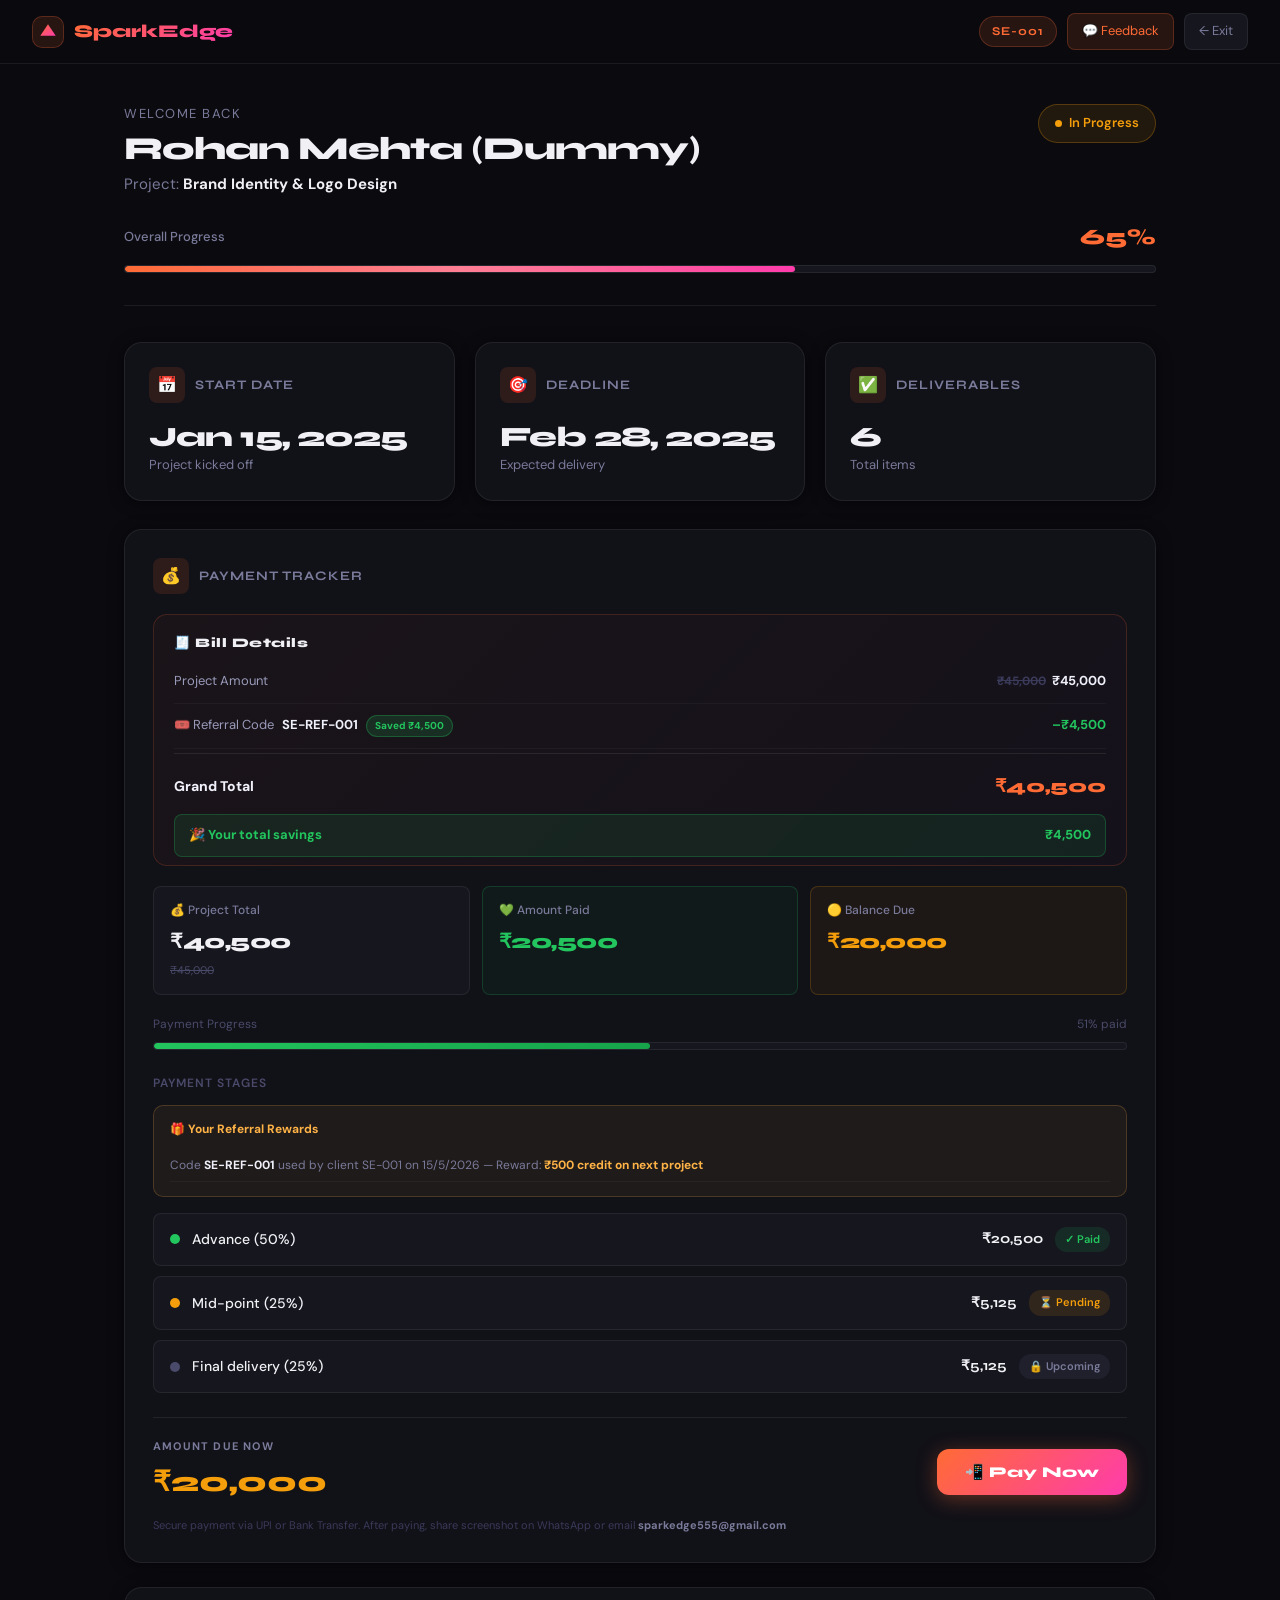
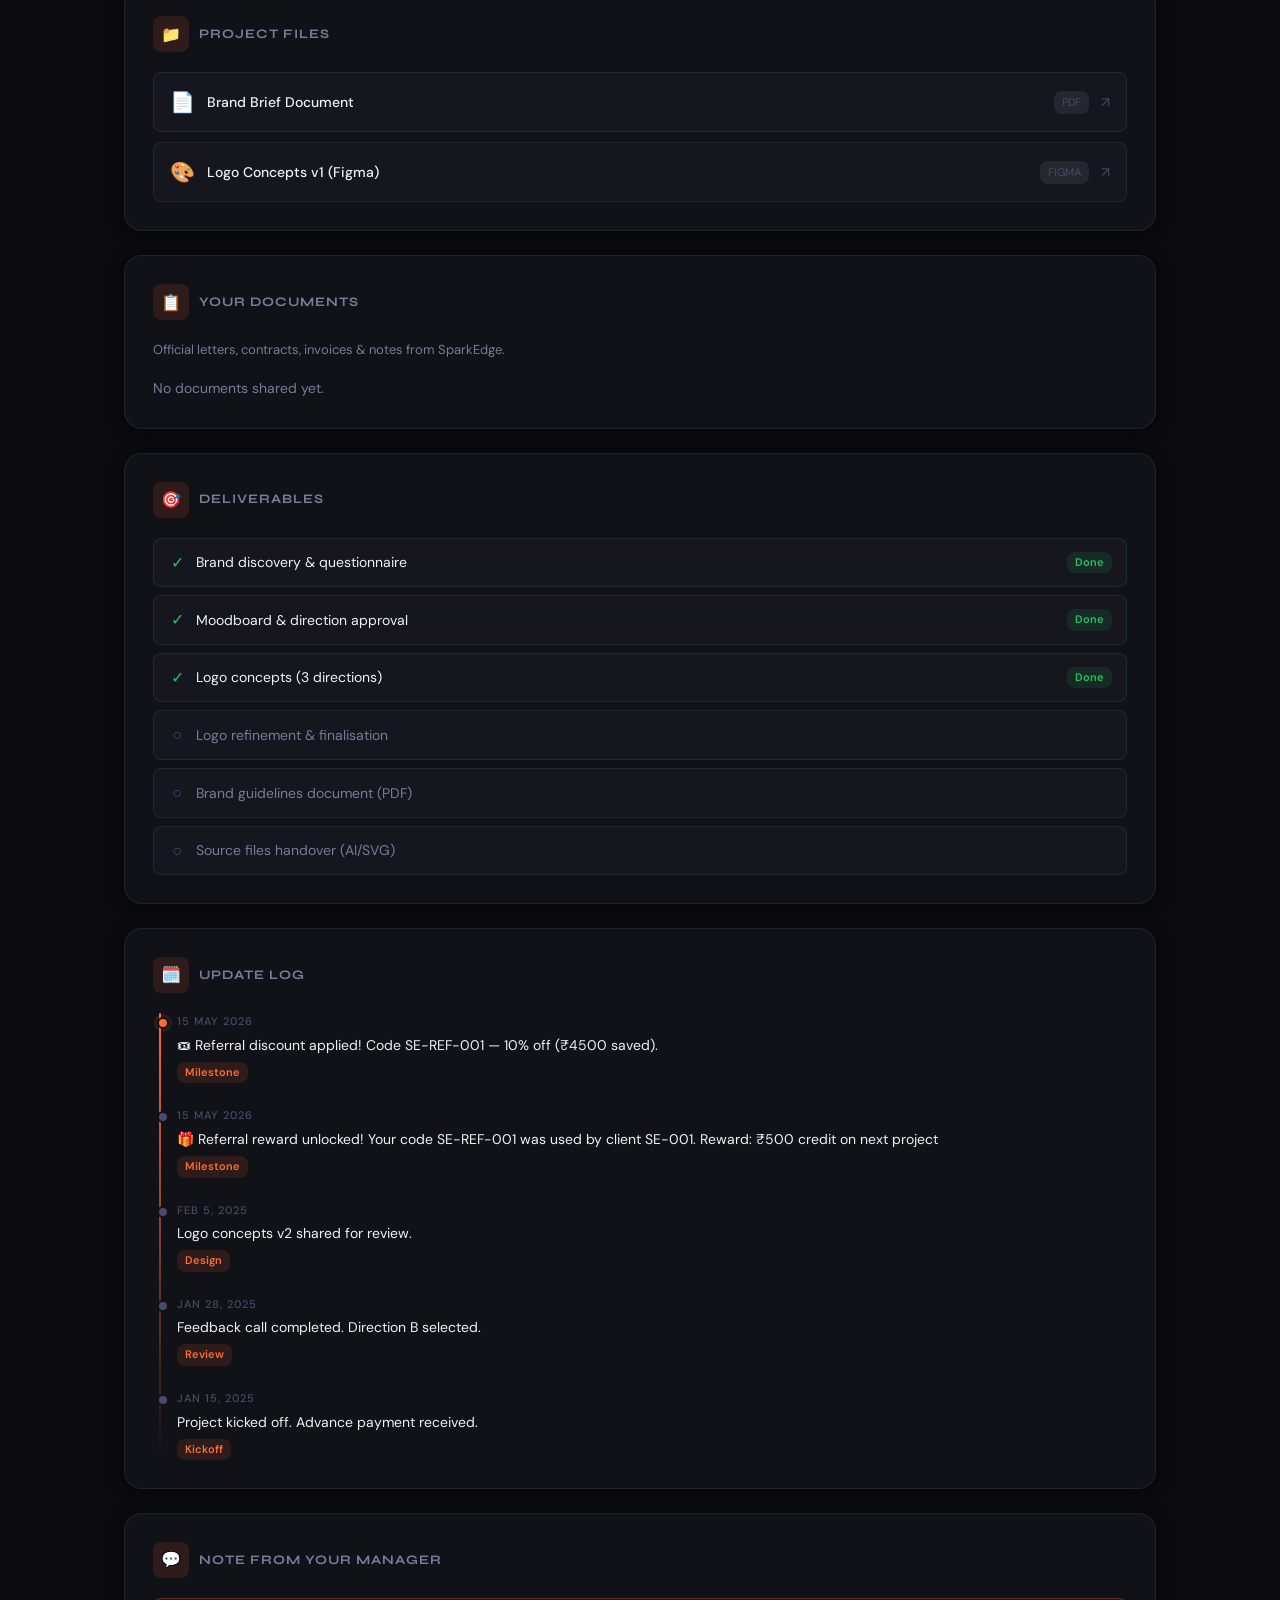
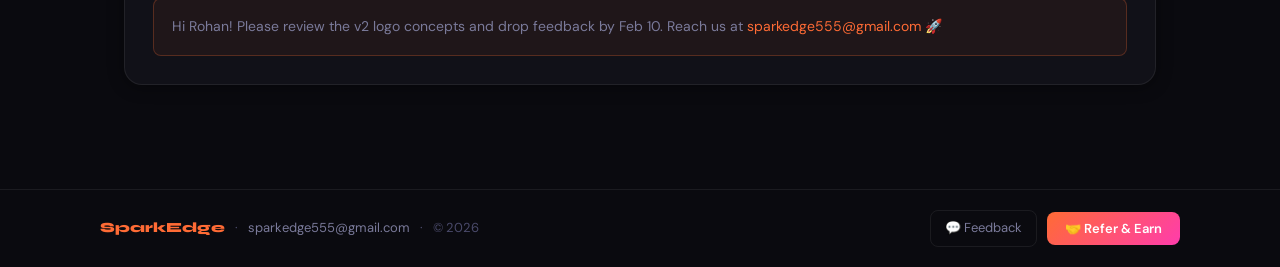
<file: tickets/SE-001.html>
<!DOCTYPE html>
<html lang="en">
<head>
  <meta charset="UTF-8"/>
  <meta name="viewport" content="width=device-width, initial-scale=1.0"/>
  <title>SE-001 — SparkEdge Client Portal</title>
  <!-- =========================
     FAVICONS & APP ICONS
========================= -->

<!-- Standard Favicon -->
<link rel="icon" type="image/x-icon" href="../favicons/favicon.ico">

<!-- PNG Favicons -->
<link rel="icon" type="image/png" sizes="16x16" href="../favicons/favicon-16x16.png">

<link rel="icon" type="image/png" sizes="32x32" href="../favicons/favicon-32x32.png">

<link rel="icon" type="image/png" sizes="48x48" href="../favicons/favicon-48x48.png">

<!-- Android Chrome -->
<link rel="icon" type="image/png" sizes="192x192" href="../favicons/android-chrome-192x192.png">

<link rel="icon" type="image/png" sizes="512x512" href="../favicons/android-chrome-512x512.png">

<!-- Apple Touch Icon -->
<link rel="apple-touch-icon" sizes="180x180" href="../favicons/apple-touch-icon-180x180.png">

<!-- Web App Manifest -->
<link rel="manifest" href="../favicons/manifest.webmanifest">

<!-- Safari Pinned Tab -->
<link rel="mask-icon" href="../favicons/safari-pinned-tab.svg" color="#ff6a00">

<!-- Theme Colors -->
<meta name="theme-color" content="#000000">
<meta name="msapplication-TileColor" content="#000000">

<!-- Mobile Web App -->
<meta name="mobile-web-app-capable" content="yes">
<meta name="apple-mobile-web-app-capable" content="yes">
<meta name="apple-mobile-web-app-status-bar-style" content="black-translucent">

<!-- App Name -->
<meta name="application-name" content="SparkEdge">
<meta name="apple-mobile-web-app-title" content="SparkEdge">
<!-- Google Fonts -->
  <link rel="stylesheet" href="../style.css"/>
  <link href="https://fonts.googleapis.com/css2?family=Syne:wght@400;600;700;800&family=DM+Sans:ital,wght@0,300;0,400;0,500;1,300&display=swap" rel="stylesheet"/>
  <style>
    .pay-modal-overlay{display:none;position:fixed;inset:0;background:rgba(0,0,0,.82);z-index:9999;align-items:center;justify-content:center;padding:20px;backdrop-filter:blur(4px);}
    .pay-modal-overlay.open{display:flex;}
    .pay-modal{background:#0E0E1A;border:1px solid #2A2A40;border-radius:18px;width:100%;max-width:480px;max-height:88vh;overflow-y:auto;overflow-x:hidden;animation:pmIn .22s ease;box-shadow:0 24px 80px rgba(0,0,0,.7);}
    .pay-modal::-webkit-scrollbar{width:4px;}.pay-modal::-webkit-scrollbar-track{background:transparent;}.pay-modal::-webkit-scrollbar-thumb{background:#2A2A40;border-radius:4px;}
    @keyframes pmIn{from{transform:scale(.94) translateY(12px);opacity:0;}to{transform:scale(1) translateY(0);opacity:1;}}
    .pay-modal-hdr{padding:18px 22px;border-bottom:1px solid rgba(255,107,53,.2);display:flex;align-items:center;justify-content:space-between;position:sticky;top:0;z-index:10;background:#0E0E1A;}
    .pay-modal-title{font-family:'Syne',sans-serif;font-size:16px;font-weight:800;color:#F0F0FA;}
    .pay-modal-close{background:rgba(255,255,255,.06);border:1px solid #2A2A40;color:#7A7A9A;font-size:18px;cursor:pointer;padding:4px 9px;border-radius:8px;line-height:1;transition:all .15s;}
    .pay-modal-close:hover{background:#141422;color:#F0F0FA;}
    .pay-modal-body{display:flex;flex-direction:column;}
    .pay-modal-footer{padding:14px 22px;border-top:1px solid #1E1E30;display:flex;justify-content:flex-end;position:sticky;bottom:0;background:#080810;}
  </style>
</head>
<body class="dashboard-page">
  <div id="app">Loading...</div>

  <!-- Premium Payment Modal -->
  <div class="pay-modal-overlay" id="payModal">
    <div class="pay-modal" style="max-width:480px;max-height:90vh;overflow-y:auto;">
      <div class="pay-modal-hdr" style="background:linear-gradient(135deg,rgba(255,107,53,.12),rgba(255,60,172,.08));border-bottom:1px solid rgba(255,107,53,.2);position:sticky;top:0;z-index:2;">
        <div style="display:flex;align-items:center;gap:10px;">
          <div style="width:36px;height:36px;background:linear-gradient(135deg,#FF6B35,#FF3CAC);border-radius:10px;display:flex;align-items:center;justify-content:center;font-size:18px;">💳</div>
          <div>
            <div class="pay-modal-title" style="font-size:17px;">Payment Details</div>
            <div style="font-size:11px;color:#7A7A9A;margin-top:1px;">SparkEdge — Secure Payment</div>
          </div>
        </div>
        <button class="pay-modal-close" onclick="document.getElementById('payModal').classList.remove('open')">✕</button>
      </div>
      <div class="pay-modal-body" style="gap:0;padding:0;">

        <!-- BILL SECTION -->
        <div style="padding:20px 22px;border-bottom:1px solid #1E1E30;">
          <div style="font-size:10px;font-weight:700;letter-spacing:1.5px;text-transform:uppercase;color:#7A7A9A;margin-bottom:4px;">🧾 Bill Summary</div>
          <div id="payBillRows"></div>
          <div id="payBillTotal"></div>
        </div>

        <!-- UPI SECTION -->
        <div style="padding:20px 22px;border-bottom:1px solid #1E1E30;">
          <div style="font-size:10px;font-weight:700;letter-spacing:1.5px;text-transform:uppercase;color:#7A7A9A;margin-bottom:12px;">📲 Pay via UPI</div>
          <button onclick="doUpiPay()" id="upiPayBtn" style="background:linear-gradient(135deg,#FF6B35,#FF3CAC);border:none;border-radius:12px;padding:15px 28px;font-family:'Syne',sans-serif;font-size:16px;font-weight:800;color:#fff;cursor:pointer;width:100%;display:flex;align-items:center;justify-content:center;gap:10px;box-shadow:0 4px 24px rgba(255,107,53,.35);">
            <span style="font-size:20px;">📲</span><span>Pay via UPI App</span>
          </button>
          <div style="margin-top:10px;background:#141422;border:1px solid #1E1E30;border-radius:8px;padding:10px 14px;display:flex;align-items:center;justify-content:space-between;">
            <div>
              <div style="font-size:10px;color:#3A3A5A;font-weight:600;margin-bottom:3px;">UPI ID</div>
              <span style="font-family:monospace;font-size:13px;color:#FF6B35;font-weight:700;">raunakkarn555-2@okhdfcbank</span>
            </div>
            <button onclick="copyUpiId()" style="background:rgba(255,107,53,.1);border:1px solid rgba(255,107,53,.2);border-radius:6px;color:#FF6B35;cursor:pointer;font-size:11px;padding:5px 10px;font-weight:600;">📋 Copy</button>
          </div>
          <div style="display:flex;gap:6px;margin-top:10px;justify-content:center;flex-wrap:wrap;">
            <span style="font-size:10px;color:#3A3A5A;background:#0E0E1A;border:1px solid #1E1E30;border-radius:20px;padding:3px 10px;">GPay</span>
            <span style="font-size:10px;color:#3A3A5A;background:#0E0E1A;border:1px solid #1E1E30;border-radius:20px;padding:3px 10px;">PhonePe</span>
            <span style="font-size:10px;color:#3A3A5A;background:#0E0E1A;border:1px solid #1E1E30;border-radius:20px;padding:3px 10px;">Paytm</span>
            <span style="font-size:10px;color:#3A3A5A;background:#0E0E1A;border:1px solid #1E1E30;border-radius:20px;padding:3px 10px;">BHIM</span>
          </div>
        </div>

        <!-- BANK SECTION -->
        <div style="padding:20px 22px;border-bottom:1px solid #1E1E30;">
          <div style="font-size:10px;font-weight:700;letter-spacing:1.5px;text-transform:uppercase;color:#7A7A9A;margin-bottom:12px;">🏦 Bank Transfer (NEFT / IMPS / RTGS)</div>
          <div style="background:#141422;border:1px solid #1E1E30;border-radius:10px;padding:14px 16px;">
            <div style="display:grid;grid-template-columns:auto 1fr;gap:8px 16px;font-size:12px;align-items:center;">
              <span style="color:#3A3A5A;font-weight:600;">Account Holder</span><span style="color:#F0F0FA;font-weight:700;">Raunak Kumar</span>
              <span style="color:#3A3A5A;font-weight:600;">Bank</span><span style="color:#F0F0FA;">Canara Bank, Samastipur</span>
              <span style="color:#3A3A5A;font-weight:600;">Account No.</span><span style="color:#FF6B35;font-family:monospace;font-weight:700;font-size:13px;">110281513266</span>
              <span style="color:#3A3A5A;font-weight:600;">IFSC Code</span><span style="color:#FF6B35;font-family:monospace;font-weight:700;font-size:13px;">CNRB0017535</span>
            </div>
          </div>
          <button onclick="copyBank()" style="margin-top:10px;width:100%;background:rgba(255,255,255,.03);border:1px dashed #2A2A40;border-radius:8px;padding:9px;font-size:12px;color:#7A7A9A;cursor:pointer;display:flex;align-items:center;justify-content:center;gap:6px;">📋 Copy All Bank Details</button>
        </div>

        <!-- AFTER PAY NOTE -->
        <div style="padding:14px 22px;">
          <div style="font-size:11px;color:#7A7A9A;line-height:1.7;text-align:center;">
            After paying, share the <strong style="color:#22C55E;">screenshot</strong> on WhatsApp or email <strong style="color:#9A9ABA;">sparkedge555@gmail.com</strong>
          </div>
        </div>
      </div>
      <div class="pay-modal-footer" style="background:#080810;">
        <button onclick="document.getElementById('payModal').classList.remove('open')" style="background:#141422;border:1px solid #1E1E30;border-radius:8px;padding:9px 20px;font-size:13px;color:#7A7A9A;cursor:pointer;">Close</button>
      </div>
    </div>
  </div>

  <script src="../portal.js"></script>
  <script>
    /* Generated by SparkEdge Admin Panel — 5/16/2026, 9:53:42 AM */
    const clientData = {
  "ticketId": "SE-001",
  "clientName": "Rohan Mehta (Dummy)",
  "projectName": "Brand Identity & Logo Design",
  "startDate": "Jan 15, 2025",
  "deadline": "Feb 28, 2025",
  "status": "In Progress",
  "progress": 65,
  "payment": {
    "total": 45000,
    "stages": [
      {
        "name": "Advance (50%)",
        "amount": 20500,
        "status": "paid",
        "note": ""
      },
      {
        "name": "Mid-point (25%)",
        "amount": 5125,
        "status": "pending",
        "note": ""
      },
      {
        "name": "Final delivery (25%)",
        "amount": 5125,
        "status": "upcoming",
        "note": ""
      }
    ]
  },
  "discount": null,
  "referralDiscount": {
    "code": "SE-REF-001",
    "discount": 4500,
    "appliedAt": "15/5/2026"
  },
  "files": [
    {
      "name": "Brand Brief Document",
      "type": "pdf",
      "url": "https://drive.google.com/your-link-here"
    },
    {
      "name": "Logo Concepts v1 (Figma)",
      "type": "figma",
      "url": "https://figma.com/your-link-here"
    }
  ],
  "deliverables": [
    {
      "name": "Brand discovery & questionnaire",
      "done": true
    },
    {
      "name": "Moodboard & direction approval",
      "done": true
    },
    {
      "name": "Logo concepts (3 directions)",
      "done": true
    },
    {
      "name": "Logo refinement & finalisation",
      "done": false
    },
    {
      "name": "Brand guidelines document (PDF)",
      "done": false
    },
    {
      "name": "Source files handover (AI/SVG)",
      "done": false
    }
  ],
  "timeline": [
    {
      "date": "15 May 2026",
      "text": "🎟 Referral discount applied! Code SE-REF-001 — 10% off (₹4500 saved).",
      "tag": "Milestone"
    },
    {
      "date": "15 May 2026",
      "text": "🎁 Referral reward unlocked! Your code SE-REF-001 was used by client SE-001. Reward: ₹500 credit on next project",
      "tag": "Milestone"
    },
    {
      "date": "Feb 5, 2025",
      "text": "Logo concepts v2 shared for review.",
      "tag": "Design"
    },
    {
      "date": "Jan 28, 2025",
      "text": "Feedback call completed. Direction B selected.",
      "tag": "Review"
    },
    {
      "date": "Jan 15, 2025",
      "text": "Project kicked off. Advance payment received.",
      "tag": "Kickoff"
    }
  ],
  "managerNote": "Hi Rohan! Please review the v2 logo concepts and drop feedback by Feb 10. Reach us at <a href=\"mailto:sparkedge555@gmail.com\">sparkedge555@gmail.com</a> 🚀"
};
    window._clientData = clientData; // used by openPayModal() in portal.js

    // Inject referral rewards banners (referrer side only) after render
    const _origRender = window.renderDashboard;
    window.renderDashboard = function(d) {
      if(_origRender) _origRender(d);
      setTimeout(()=>{
        const stagesList = document.querySelector('.stages-list');
        if(stagesList && (`
  <div style="background:rgba(255,179,71,.06);border:1px solid rgba(255,179,71,.2);border-radius:10px;padding:14px 16px;margin-bottom:16px;">
    <div style="font-size:12px;font-weight:700;color:#FFB347;margin-bottom:10px;">🎁 Your Referral Rewards</div>
    <div style="font-size:12px;color:#7A7A9A;padding:6px 0;border-bottom:1px solid rgba(255,255,255,.04);">Code <strong style="color:#F0F0FA;">SE-REF-001</strong> used by client SE-001 on 15/5/2026 — Reward: <strong style="color:#FFB347;">₹500 credit on next project</strong></div>
  </div>`).trim()) {
          const banner = document.createElement('div');
          banner.innerHTML = `
  <div style="background:rgba(255,179,71,.06);border:1px solid rgba(255,179,71,.2);border-radius:10px;padding:14px 16px;margin-bottom:16px;">
    <div style="font-size:12px;font-weight:700;color:#FFB347;margin-bottom:10px;">🎁 Your Referral Rewards</div>
    <div style="font-size:12px;color:#7A7A9A;padding:6px 0;border-bottom:1px solid rgba(255,255,255,.04);">Code <strong style="color:#F0F0FA;">SE-REF-001</strong> used by client SE-001 on 15/5/2026 — Reward: <strong style="color:#FFB347;">₹500 credit on next project</strong></div>
  </div>`;
          stagesList.parentNode.insertBefore(banner, stagesList);
        }
      }, 400);
    };

    renderDashboard(clientData);

    function doUpiPay() {
      const upiId = 'raunakkarn555-2@okhdfcbank';
      const amt   = window._pendingPayAmt || 0;
      let link = `upi://pay?pa=${upiId}&pn=Raunak%20Kumar&tn=SparkEdge%20Payment&cu=INR`;
      if (amt > 0) link += `&am=${amt}`;
      window.location.href = link;
      setTimeout(() => {
        if (document.hasFocus()) alert('Open GPay / PhonePe / Paytm manually and pay to:\n\nraunakkarn555-2@okhdfcbank\n\nAmount: ₹' + Number(amt).toLocaleString('en-IN'));
      }, 1500);
    }
    function copyUpiId() {
      navigator.clipboard.writeText('raunakkarn555-2@okhdfcbank')
        .then(() => alert('UPI ID copied!'))
        .catch(() => { const e=document.createElement('textarea');e.value='raunakkarn555-2@okhdfcbank';document.body.appendChild(e);e.select();document.execCommand('copy');document.body.removeChild(e);alert('Copied!'); });
    }
    function copyBank() {
      const d = 'Account Holder: Raunak Kumar\nBank: Canara Bank, Samastipur\nAccount Number: 110281513266\nIFSC: CNRB0017535';
      navigator.clipboard.writeText(d)
        .then(() => alert('Bank details copied!'))
        .catch(() => { const e=document.createElement('textarea');e.value=d;document.body.appendChild(e);e.select();document.execCommand('copy');document.body.removeChild(e);alert('Copied!'); });
    }
  </script>
</body>
</html>
</file>
<file: style.css>
/* ============================================================
 (updated)
   SparkEdge Client Portal — style.css
   Project: sparkedge-client-portal
   Email:   sparkedge555@gmail.com
   ============================================================ */

:root {
  --bg:          #0A0A0F;
  --bg-card:     #111118;
  --bg-raised:   #16161F;
  --border:      rgba(255,255,255,0.07);
  --border-glow: rgba(255,107,53,0.25);

  --accent:      #FF6B35;
  --accent-2:    #FF3CAC;
  --accent-fade: rgba(255,107,53,0.12);
  --accent-fade2:rgba(255,107,53,0.06);

  --text:        #F0F0F5;
  --text-muted:  #7A7A9A;
  --text-dim:    #4A4A6A;

  --success:     #22C55E;
  --warning:     #F59E0B;
  --danger:      #EF4444;
  --info:        #3B82F6;

  --radius:      12px;
  --radius-lg:   18px;
  --radius-sm:   8px;

  --shadow:      0 4px 32px rgba(0,0,0,0.5);
  --shadow-card: 0 2px 16px rgba(0,0,0,0.4);

  --font-display: 'Syne', sans-serif;
  --font-body:    'DM Sans', sans-serif;
  --transition:   all 0.2s ease;
}

*, *::before, *::after { box-sizing: border-box; margin: 0; padding: 0; }
html { scroll-behavior: smooth; }
body {
  background: var(--bg);
  color: var(--text);
  font-family: var(--font-body);
  font-size: 15px;
  line-height: 1.6;
  min-height: 100vh;
  -webkit-font-smoothing: antialiased;
}
a { color: var(--accent); text-decoration: none; }
a:hover { text-decoration: underline; }

/* ═══════════════════════════════════════════════════════════
   LOGIN PAGE
═══════════════════════════════════════════════════════════ */
.login-page {
  display: flex; align-items: center; justify-content: center;
  min-height: 100vh; position: relative; overflow: hidden;
}
.bg-grid {
  position: fixed; inset: 0;
  background-image:
    linear-gradient(rgba(255,107,53,0.04) 1px, transparent 1px),
    linear-gradient(90deg, rgba(255,107,53,0.04) 1px, transparent 1px);
  background-size: 48px 48px; pointer-events: none;
}
.bg-glow { position: fixed; border-radius: 50%; filter: blur(100px); pointer-events: none; opacity: 0.35; }
.glow-1 { width:500px;height:500px; background:radial-gradient(circle,#FF6B35,transparent 70%); top:-150px;right:-100px; animation:float1 8s ease-in-out infinite; }
.glow-2 { width:400px;height:400px; background:radial-gradient(circle,#FF3CAC,transparent 70%); bottom:-100px;left:-100px; animation:float2 10s ease-in-out infinite; }
@keyframes float1 { 0%,100%{transform:translate(0,0)} 50%{transform:translate(-30px,30px)} }
@keyframes float2 { 0%,100%{transform:translate(0,0)} 50%{transform:translate(20px,-20px)} }

.login-wrap { position:relative; z-index:10; width:100%; max-width:440px; padding:24px; }
.login-card {
  background:var(--bg-card); border:1px solid var(--border);
  border-radius:var(--radius-lg); padding:40px 36px;
  box-shadow:var(--shadow); backdrop-filter:blur(20px);
  animation:slideUp 0.5s ease both;
}
@keyframes slideUp { from{opacity:0;transform:translateY(24px)} to{opacity:1;transform:translateY(0)} }

.brand { display:flex; align-items:center; gap:10px; margin-bottom:28px; }
.brand-icon {
  width:40px;height:40px; background:var(--accent-fade);
  border:1px solid var(--border-glow); border-radius:10px;
  display:flex;align-items:center;justify-content:center;
}
.brand-name {
  font-family:var(--font-display); font-weight:800; font-size:20px;
  letter-spacing:-0.5px;
  background:linear-gradient(135deg,#FF6B35,#FF3CAC);
  -webkit-background-clip:text; -webkit-text-fill-color:transparent; background-clip:text;
}
.login-title { font-family:var(--font-display); font-size:26px; font-weight:700; letter-spacing:-0.5px; margin-bottom:8px; }
.login-sub { color:var(--text-muted); font-size:14px; margin-bottom:28px; line-height:1.5; }

.input-group { margin-bottom:16px; }
.input-group label { display:block; font-size:13px; font-weight:500; color:var(--text-muted); margin-bottom:8px; }
.input-group input {
  width:100%; background:var(--bg-raised); border:1px solid var(--border);
  border-radius:var(--radius-sm); padding:13px 16px; color:var(--text);
  font-family:var(--font-display); font-size:16px; font-weight:600;
  letter-spacing:2px; transition:var(--transition); outline:none;
}
.input-group input::placeholder { font-weight:400; letter-spacing:0.5px; color:var(--text-dim); font-family:var(--font-body); }
.input-group input:focus { border-color:var(--accent); box-shadow:0 0 0 3px var(--accent-fade); }

.btn-primary {
  width:100%; background:linear-gradient(135deg,#FF6B35,#FF3CAC);
  color:#fff; border:none; border-radius:var(--radius-sm);
  padding:13px 20px; font-family:var(--font-display); font-size:15px;
  font-weight:700; cursor:pointer; display:flex; align-items:center;
  justify-content:center; gap:8px; transition:var(--transition);
  margin-bottom:16px; letter-spacing:0.3px; text-decoration:none;
}
.btn-primary:hover { opacity:0.9; transform:translateY(-1px); box-shadow:0 8px 24px rgba(255,107,53,0.35); text-decoration:none; color:#fff; }
.btn-primary:active { transform:translateY(0); }

.error-msg {
  color:#FCA5A5; background:rgba(239,68,68,0.1); border:1px solid rgba(239,68,68,0.2);
  border-radius:var(--radius-sm); padding:10px 14px; font-size:13px; margin-bottom:16px;
}
.login-footer { text-align:center; font-size:13px; color:var(--text-muted); margin-top:8px; }
.login-footer a { color:var(--accent); }
@keyframes shake { 0%,100%{transform:translateX(0)} 20%{transform:translateX(-8px)} 40%{transform:translateX(8px)} 60%{transform:translateX(-6px)} 80%{transform:translateX(6px)} }
.shake { animation:shake 0.4s ease; }

/* ═══════════════════════════════════════════════════════════
   DASHBOARD — NAVBAR
═══════════════════════════════════════════════════════════ */
.dashboard-page { background:var(--bg); min-height:100vh; }

.navbar {
  position:sticky; top:0; z-index:100;
  background:rgba(10,10,15,0.88); backdrop-filter:blur(20px);
  border-bottom:1px solid var(--border);
  padding:0 32px; height:64px;
  display:flex; align-items:center; justify-content:space-between;
}
.nav-brand { display:flex; align-items:center; gap:10px; text-decoration:none; }
.nav-brand:hover { text-decoration:none; }
.nav-brand-name {
  font-family:var(--font-display); font-weight:800; font-size:18px;
  background:linear-gradient(135deg,#FF6B35,#FF3CAC);
  -webkit-background-clip:text; -webkit-text-fill-color:transparent; background-clip:text;
}
.nav-ticket { display:flex; align-items:center; gap:10px; }
.ticket-badge {
  background:var(--accent-fade); border:1px solid var(--border-glow);
  color:var(--accent); font-family:var(--font-display);
  font-size:12px; font-weight:700; letter-spacing:1px;
  padding:5px 12px; border-radius:20px;
}
.btn-feedback {
  background:var(--accent-fade); border:1px solid var(--border-glow);
  color:var(--accent); padding:7px 14px; border-radius:var(--radius-sm);
  font-size:13px; cursor:pointer; font-family:var(--font-body);
  transition:var(--transition); text-decoration:none; display:inline-flex; align-items:center; gap:6px;
}
.btn-feedback:hover { background:var(--accent); color:#fff; text-decoration:none; }
.btn-logout {
  background:var(--bg-raised); border:1px solid var(--border);
  color:var(--text-muted); padding:7px 14px; border-radius:var(--radius-sm);
  font-size:13px; cursor:pointer; font-family:var(--font-body);
  transition:var(--transition); text-decoration:none; display:inline-flex; align-items:center; gap:6px;
}
.btn-logout:hover { color:var(--text); border-color:var(--border-glow); text-decoration:none; }

/* ── Layout ── */
.page-wrap { max-width:1080px; margin:0 auto; padding:40px 24px 80px; }

/* ── Client Hero ── */
.client-hero { margin-bottom:36px; padding-bottom:32px; border-bottom:1px solid var(--border); }
.client-hero-top { display:flex; align-items:flex-start; justify-content:space-between; gap:16px; flex-wrap:wrap; margin-bottom:24px; }
.client-greeting { font-size:13px; color:var(--text-muted); font-weight:400; margin-bottom:6px; text-transform:uppercase; letter-spacing:1.5px; }
.client-name { font-family:var(--font-display); font-size:32px; font-weight:800; letter-spacing:-1px; line-height:1.1; margin-bottom:6px; }
.client-project { color:var(--text-muted); font-size:15px; }
.client-project strong { color:var(--text); }

/* ── Status Pill ── */
.status-pill { display:inline-flex; align-items:center; gap:7px; padding:8px 16px; border-radius:24px; font-size:13px; font-weight:600; border:1px solid; white-space:nowrap; flex-shrink:0; }
.status-pill .dot { width:7px; height:7px; border-radius:50%; }
.status-pill.not-started { color:var(--text-muted); background:rgba(122,122,154,0.1); border-color:rgba(122,122,154,0.2); }
.status-pill.not-started .dot { background:var(--text-muted); }
.status-pill.in-progress { color:var(--warning); background:rgba(245,158,11,0.1); border-color:rgba(245,158,11,0.25); }
.status-pill.in-progress .dot { background:var(--warning); animation:blink 1.5s infinite; }
.status-pill.completed { color:var(--success); background:rgba(34,197,94,0.1); border-color:rgba(34,197,94,0.25); }
.status-pill.completed .dot { background:var(--success); }
@keyframes blink { 0%,100%{opacity:1} 50%{opacity:0.35} }

/* ── Progress bar ── */
.progress-section {}
.progress-header { display:flex; justify-content:space-between; align-items:center; margin-bottom:10px; }
.progress-label { font-size:13px; color:var(--text-muted); font-weight:500; }
.progress-pct { font-family:var(--font-display); font-size:22px; font-weight:800; color:var(--accent); }
.progress-track { height:8px; background:var(--bg-raised); border-radius:99px; overflow:hidden; border:1px solid var(--border); }
.progress-fill {
  height:100%; background:linear-gradient(90deg,#FF6B35,#FF3CAC);
  border-radius:99px; transition:width 1.2s cubic-bezier(.4,0,.2,1);
  position:relative; overflow:hidden;
}
.progress-fill::after {
  content:''; position:absolute; inset:0;
  background:linear-gradient(90deg,transparent 0%,rgba(255,255,255,0.25) 50%,transparent 100%);
  animation:shimmer 2s infinite;
}
@keyframes shimmer { 0%{transform:translateX(-100%)} 100%{transform:translateX(100%)} }

/* ── Cards ── */
.cards-grid { display:grid; grid-template-columns:repeat(auto-fit,minmax(280px,1fr)); gap:20px; }
.card { background:var(--bg-card); border:1px solid var(--border); border-radius:var(--radius-lg); padding:24px; box-shadow:var(--shadow-card); transition:var(--transition); }
.card:hover { border-color:var(--border-glow); }
.card-header { display:flex; align-items:center; gap:10px; margin-bottom:20px; }
.card-icon { width:36px;height:36px; border-radius:var(--radius-sm); background:var(--accent-fade); display:flex;align-items:center;justify-content:center; font-size:16px; flex-shrink:0; }
.card-title { font-family:var(--font-display); font-size:13px; font-weight:700; color:var(--text-muted); text-transform:uppercase; letter-spacing:1px; }
.stat-value { font-family:var(--font-display); font-size:28px; font-weight:800; letter-spacing:-1px; line-height:1; margin-bottom:4px; }
.stat-label { font-size:13px; color:var(--text-muted); }

/* ── Section card ── */
.section-card { background:var(--bg-card); border:1px solid var(--border); border-radius:var(--radius-lg); padding:28px; margin-bottom:24px; box-shadow:var(--shadow-card); transition:var(--transition); }
.section-card:hover { border-color:var(--border-glow); }
.section-sub-label { font-size:12px; text-transform:uppercase; letter-spacing:1px; color:var(--text-dim); margin-bottom:12px; font-weight:600; }

/* ═══════════════════════════════════════════════════════════
   PAYMENT TRACKER
═══════════════════════════════════════════════════════════ */

/* Discount banner */
.discount-banner {
  display:flex; align-items:center; justify-content:space-between; gap:12px;
  background:linear-gradient(135deg,rgba(34,197,94,0.08),rgba(34,197,94,0.04));
  border:1px solid rgba(34,197,94,0.2); border-radius:var(--radius-sm);
  padding:14px 18px; margin-bottom:20px; flex-wrap:wrap;
}
.discount-left { display:flex; align-items:center; gap:12px; }
.discount-emoji { font-size:24px; flex-shrink:0; }
.discount-title { font-size:14px; font-weight:600; color:var(--text); }
.discount-title em { color:var(--success); font-style:normal; }
.discount-saved { font-size:13px; color:var(--text-muted); margin-top:2px; }
.discount-saved strong { color:var(--success); }
.discount-pill { background:rgba(34,197,94,0.15); border:1px solid rgba(34,197,94,0.3); color:var(--success); font-family:var(--font-display); font-size:15px; font-weight:800; padding:6px 14px; border-radius:20px; white-space:nowrap; }

/* Payment summary */
.payment-summary-grid { display:grid; grid-template-columns:repeat(3,1fr); gap:12px; margin-bottom:4px; }
.pay-box { background:var(--bg-raised); border:1px solid var(--border); border-radius:var(--radius-sm); padding:14px 16px; }
.pay-box.green { border-color:rgba(34,197,94,0.2); background:rgba(34,197,94,0.05); }
.pay-box.amber { border-color:rgba(245,158,11,0.2); background:rgba(245,158,11,0.05); }
.pay-box-label { font-size:12px; color:var(--text-muted); margin-bottom:6px; font-weight:500; }
.pay-box-value { font-family:var(--font-display); font-size:20px; font-weight:800; letter-spacing:-0.5px; }
.pay-box.green .pay-box-value { color:var(--success); }
.pay-box.amber .pay-box-value { color:var(--warning); }
.pay-box-original { font-size:11px; color:var(--text-dim); margin-top:4px; }

/* Payment stages */
.stages-list { display:flex; flex-direction:column; gap:10px; }
.stage-item { display:flex; align-items:center; gap:12px; padding:13px 16px; background:var(--bg-raised); border-radius:var(--radius-sm); border:1px solid var(--border); }
.stage-dot { width:10px; height:10px; border-radius:50%; flex-shrink:0; }
.stage-dot.paid    { background:var(--success); }
.stage-dot.pending { background:var(--warning); }
.stage-dot.upcoming{ background:var(--text-dim); }
.stage-info { flex:1; display:flex; flex-direction:column; gap:2px; }
.stage-name { font-size:14px; font-weight:500; }
.stage-note { font-size:12px; color:var(--text-muted); }
.stage-amount { font-family:var(--font-display); font-weight:700; font-size:14px; white-space:nowrap; }
.stage-status { font-size:11px; padding:4px 10px; border-radius:12px; font-weight:600; white-space:nowrap; }
.stage-status.paid    { background:rgba(34,197,94,0.12); color:var(--success); }
.stage-status.pending { background:rgba(245,158,11,0.12); color:var(--warning); }
.stage-status.upcoming{ background:rgba(122,122,154,0.1); color:var(--text-muted); }

/* ═══════════════════════════════════════════════════════════
   FREEBIES / FREE SERVICES
═══════════════════════════════════════════════════════════ */
.freebies-list { display:flex; flex-direction:column; gap:10px; }
.freebie-item {
  display:flex; align-items:center; gap:14px;
  padding:14px 16px; border-radius:var(--radius-sm); border:1px solid;
  transition:var(--transition);
}
.freebie-item.active {
  background:linear-gradient(135deg,rgba(255,107,53,0.06),rgba(255,60,172,0.04));
  border-color:var(--border-glow);
}
.freebie-item.inactive { background:var(--bg-raised); border-color:var(--border); opacity:0.5; }
.freebie-icon { font-size:22px; flex-shrink:0; }
.freebie-info { flex:1; }
.freebie-name { font-size:14px; font-weight:600; }
.freebie-note { font-size:12px; color:var(--text-muted); margin-top:3px; }
.freebie-badge { font-size:11px; padding:4px 12px; border-radius:12px; font-weight:700; white-space:nowrap; }
.freebie-badge.included { background:var(--accent-fade); border:1px solid var(--border-glow); color:var(--accent); }
.freebie-badge.not-included { background:rgba(122,122,154,0.1); color:var(--text-dim); border:1px solid var(--border); }

/* ═══════════════════════════════════════════════════════════
   FILES
═══════════════════════════════════════════════════════════ */
.files-list { display:flex; flex-direction:column; gap:10px; }
.file-item {
  display:flex; align-items:center; gap:12px;
  padding:13px 16px; background:var(--bg-raised);
  border-radius:var(--radius-sm); border:1px solid var(--border);
  text-decoration:none; color:var(--text); transition:var(--transition);
}
.file-item:hover { border-color:var(--border-glow); background:var(--accent-fade2); transform:translateX(4px); text-decoration:none; color:var(--text); }
.file-icon { font-size:20px; flex-shrink:0; }
.file-name { flex:1; font-size:14px; font-weight:500; }
.file-info { flex:1; display:flex; flex-direction:column; gap:2px; }
.file-desc { font-size:12px; color:var(--text-muted); }
.file-type { font-size:11px; color:var(--text-dim); padding:3px 8px; border-radius:8px; background:var(--border); }
.file-arrow { color:var(--text-dim); font-size:14px; }
.doc-file { border-left:3px solid var(--accent); }
.empty-state { color:var(--text-muted); font-size:14px; }

/* ═══════════════════════════════════════════════════════════
   DELIVERABLES
═══════════════════════════════════════════════════════════ */
.deliverable-item {
  display:flex; align-items:center; gap:10px;
  padding:11px 14px; background:var(--bg-raised);
  border-radius:var(--radius-sm); border:1px solid var(--border); font-size:14px;
}
.deliverable-item.done { border-color:rgba(34,197,94,0.15); }
.deliverable-check { font-size:16px; width:18px; text-align:center; flex-shrink:0; }
.deliverable-item:not(.done) .deliverable-check { color:var(--text-dim); }
.deliverable-item.done .deliverable-check { color:var(--success); }
.deliverable-name { flex:1; }
.deliverable-item:not(.done) .deliverable-name { color:var(--text-muted); }
.done-badge { font-size:11px; padding:2px 8px; border-radius:8px; background:rgba(34,197,94,0.12); color:var(--success); font-weight:600; }
.free-badge { font-size:10px; padding:2px 8px; border-radius:8px; background:var(--accent-fade); color:var(--accent); font-weight:700; border:1px solid var(--border-glow); letter-spacing:0.5px; }

/* ═══════════════════════════════════════════════════════════
   TIMELINE
═══════════════════════════════════════════════════════════ */
.timeline { position:relative; padding-left:24px; }
.timeline::before { content:''; position:absolute; left:6px; top:0; bottom:0; width:2px; background:linear-gradient(to bottom,var(--accent),transparent); border-radius:2px; }
.timeline-item { position:relative; margin-bottom:24px; }
.timeline-item:last-child { margin-bottom:0; }
.timeline-dot { position:absolute; left:-20px; top:4px; width:12px; height:12px; border-radius:50%; border:2px solid var(--bg-card); background:var(--accent); box-shadow:0 0 0 3px var(--accent-fade); }
.timeline-dot.muted { background:var(--text-dim); box-shadow:none; }
.timeline-date { font-size:11px; color:var(--text-dim); font-weight:500; text-transform:uppercase; letter-spacing:1px; margin-bottom:4px; }
.timeline-text { font-size:14px; color:var(--text); line-height:1.5; }
.timeline-tag { display:inline-block; margin-top:6px; font-size:11px; padding:2px 8px; border-radius:8px; background:var(--accent-fade); color:var(--accent); font-weight:600; }

/* ── Note box ── */
.note-box { background:var(--accent-fade2); border:1px solid var(--border-glow); border-radius:var(--radius-sm); padding:16px 18px; font-size:14px; color:var(--text-muted); line-height:1.7; }
.note-box strong { color:var(--text); }
.note-box a { color:var(--accent); }

/* ═══════════════════════════════════════════════════════════
   FOOTER
═══════════════════════════════════════════════════════════ */
.dashboard-footer { border-top:1px solid var(--border); padding:20px 32px; }
.footer-inner { max-width:1080px; margin:0 auto; display:flex; align-items:center; justify-content:space-between; gap:16px; flex-wrap:wrap; }
.footer-left { display:flex; align-items:center; gap:10px; font-size:13px; color:var(--text-dim); flex-wrap:wrap; }
.footer-brand { font-family:var(--font-display); font-weight:800; font-size:14px; color:var(--accent); }
.footer-sep { color:var(--text-dim); }
.footer-left a { color:var(--text-muted); font-size:13px; }
.footer-left a:hover { color:var(--accent); }
.footer-right { display:flex; align-items:center; gap:10px; }
.footer-link { color:var(--text-muted); font-size:13px; padding:7px 14px; border-radius:var(--radius-sm); border:1px solid var(--border); transition:var(--transition); }
.footer-link:hover { color:var(--accent); border-color:var(--border-glow); text-decoration:none; }
.footer-referral-btn {
  background:linear-gradient(135deg,#FF6B35,#FF3CAC);
  color:#fff; border:none; border-radius:var(--radius-sm);
  padding:8px 18px; font-family:var(--font-body); font-size:13px;
  font-weight:600; cursor:pointer; transition:var(--transition);
}
.footer-referral-btn:hover { opacity:0.88; transform:translateY(-1px); box-shadow:0 6px 20px rgba(255,107,53,0.35); }

/* ═══════════════════════════════════════════════════════════
   POPUP / MODAL
═══════════════════════════════════════════════════════════ */
.popup-overlay {
  position:fixed; inset:0; z-index:1000;
  background:rgba(0,0,0,0.75); backdrop-filter:blur(6px);
  display:flex; align-items:center; justify-content:center;
  padding:24px; opacity:0; pointer-events:none;
  transition:opacity 0.25s ease;
}
.popup-overlay.open { opacity:1; pointer-events:all; }
.popup-card {
  background:var(--bg-card); border:1px solid var(--border);
  border-radius:var(--radius-lg); padding:36px;
  max-width:600px; width:100%; max-height:90vh; overflow-y:auto;
  position:relative; box-shadow:0 24px 80px rgba(0,0,0,0.7);
  transform:translateY(20px); transition:transform 0.25s ease;
}
.popup-overlay.open .popup-card { transform:translateY(0); }
.popup-close {
  position:absolute; top:16px; right:16px;
  background:var(--bg-raised); border:1px solid var(--border);
  color:var(--text-muted); width:32px; height:32px; border-radius:50%;
  font-size:14px; cursor:pointer; display:flex; align-items:center; justify-content:center;
  transition:var(--transition);
}
.popup-close:hover { color:var(--text); border-color:var(--border-glow); }

/* ── Referral popup specifics ── */
.referral-header { text-align:center; margin-bottom:28px; }
.referral-emoji { font-size:48px; margin-bottom:12px; }
.referral-title { font-family:var(--font-display); font-size:22px; font-weight:800; letter-spacing:-0.5px; margin-bottom:8px; }
.referral-sub { color:var(--text-muted); font-size:14px; line-height:1.5; }

.referral-steps { display:flex; flex-direction:column; gap:14px; margin-bottom:28px; }
.referral-step {
  display:flex; gap:14px; align-items:flex-start;
  padding:14px 16px; background:var(--bg-raised);
  border-radius:var(--radius-sm); border:1px solid var(--border);
}
.step-num {
  width:28px; height:28px; border-radius:50%; flex-shrink:0;
  background:linear-gradient(135deg,#FF6B35,#FF3CAC);
  color:#fff; font-family:var(--font-display); font-size:13px; font-weight:800;
  display:flex; align-items:center; justify-content:center;
}
.step-text { display:flex; flex-direction:column; gap:3px; }
.step-text strong { font-size:14px; font-weight:600; color:var(--text); }
.step-text span { font-size:13px; color:var(--text-muted); line-height:1.4; }

.referral-rewards { display:flex; flex-direction:column; gap:14px; margin-bottom:24px; }
.reward-card {
  border-radius:var(--radius-sm); border:1px solid; padding:18px;
}
.reward-card.web-dev { background:rgba(59,130,246,0.06); border-color:rgba(59,130,246,0.2); }
.reward-card.design-brand { background:rgba(255,107,53,0.06); border-color:var(--border-glow); }

.reward-top { display:flex; gap:12px; align-items:flex-start; margin-bottom:14px; }
.reward-emoji { font-size:24px; flex-shrink:0; }
.reward-category { font-family:var(--font-display); font-size:14px; font-weight:700; margin-bottom:4px; }
.reward-total { font-size:13px; color:var(--text-muted); }
.reward-card.web-dev .reward-total { color:var(--info); font-weight:600; }
.reward-card.design-brand .reward-total { color:var(--accent); font-weight:600; }

.reward-split { display:flex; align-items:center; gap:10px; }
.split-box { flex:1; background:rgba(255,255,255,0.04); border:1px solid var(--border); border-radius:var(--radius-sm); padding:12px; text-align:center; display:flex; flex-direction:column; gap:2px; }
.split-box.you   { border-color:rgba(34,197,94,0.3); }
.split-box.friend{ border-color:rgba(59,130,246,0.3); }
.split-label { font-size:11px; color:var(--text-dim); text-transform:uppercase; letter-spacing:0.8px; font-weight:600; }
.split-amt { font-family:var(--font-display); font-size:22px; font-weight:800; }
.split-box.you .split-amt    { color:var(--success); }
.split-box.friend .split-amt { color:var(--info); }
.split-sub { font-size:11px; color:var(--text-dim); }
.split-plus { font-family:var(--font-display); font-size:20px; font-weight:800; color:var(--text-dim); flex-shrink:0; }
.reward-note { font-size:12px; color:var(--text-muted); margin-top:12px; font-style:italic; }

.referral-terms {
  background:var(--bg-raised); border:1px solid var(--border);
  border-radius:var(--radius-sm); padding:14px 16px;
  font-size:13px; color:var(--text-muted); line-height:1.6;
  margin-bottom:20px;
}
.referral-terms strong { color:var(--text); }
.referral-terms a { color:var(--accent); }
.referral-cta { margin-top:0; width:100%; justify-content:center; }

/* ─── Responsive ─── */
@media (max-width:640px) {
  .navbar { padding:0 16px; }
  .nav-ticket { gap:6px; }
  .btn-feedback { display:none; }
  .page-wrap { padding:24px 16px 60px; }
  .login-card { padding:28px 20px; }
  .client-name { font-size:24px; }
  .cards-grid { grid-template-columns:1fr; }
  .client-hero-top { flex-direction:column; }
  .payment-summary-grid { grid-template-columns:1fr; }
  .reward-split { flex-direction:column; }
  .split-plus { transform:rotate(90deg); }
  .footer-inner { flex-direction:column; align-items:flex-start; gap:12px; }
  .dashboard-footer { padding:20px 16px; }
  .popup-card { padding:24px 18px; }
}
@media (max-width:400px) {
  .referral-title { font-size:18px; }
}

/* ─── Bill Details Box (Swiggy-style) ─── */
.bill-box {
  background: linear-gradient(135deg, rgba(255,107,53,.04), rgba(255,60,172,.02));
  border: 1px solid rgba(255,107,53,.18);
  border-radius: 14px;
  padding: 18px 20px 4px;
  margin-bottom: 20px;
}
.bill-title {
  font-family: 'Syne', sans-serif;
  font-size: 13px;
  font-weight: 800;
  color: var(--text);
  letter-spacing: .5px;
  margin-bottom: 6px;
}
.bill-row {
  display: flex;
  align-items: center;
  justify-content: space-between;
  padding: 11px 0;
  border-bottom: 1px solid rgba(255,255,255,.04);
  gap: 10px;
}
.bill-row:last-of-type { border-bottom: none; }
.bill-row-discount {}
.bill-label {
  font-size: 13px;
  color: #9A9ABA;
  display: flex;
  align-items: center;
  gap: 8px;
  flex-wrap: wrap;
}
.bill-value {
  font-size: 13px;
  font-weight: 700;
  color: #F0F0FA;
  white-space: nowrap;
}
.bill-green { color: #22C55E !important; }
.bill-saved-badge {
  background: rgba(34,197,94,.15);
  border: 1px solid rgba(34,197,94,.3);
  color: #22C55E;
  font-size: 10px;
  font-weight: 700;
  padding: 2px 8px;
  border-radius: 20px;
}
.bill-divider {
  height: 1px;
  background: rgba(255,255,255,.08);
  margin: 4px 0;
}
.bill-grand {
  padding: 14px 0 10px !important;
  border-bottom: none !important;
}
.bill-savings-strip {
  background: rgba(34,197,94,.10);
  border: 1px solid rgba(34,197,94,.25);
  border-radius: 8px;
  padding: 10px 14px;
  display: flex;
  justify-content: space-between;
  align-items: center;
  font-size: 13px;
  font-weight: 700;
  color: #22C55E;
  margin-top: 4px;
  margin-bottom: 4px;
}
</file>
